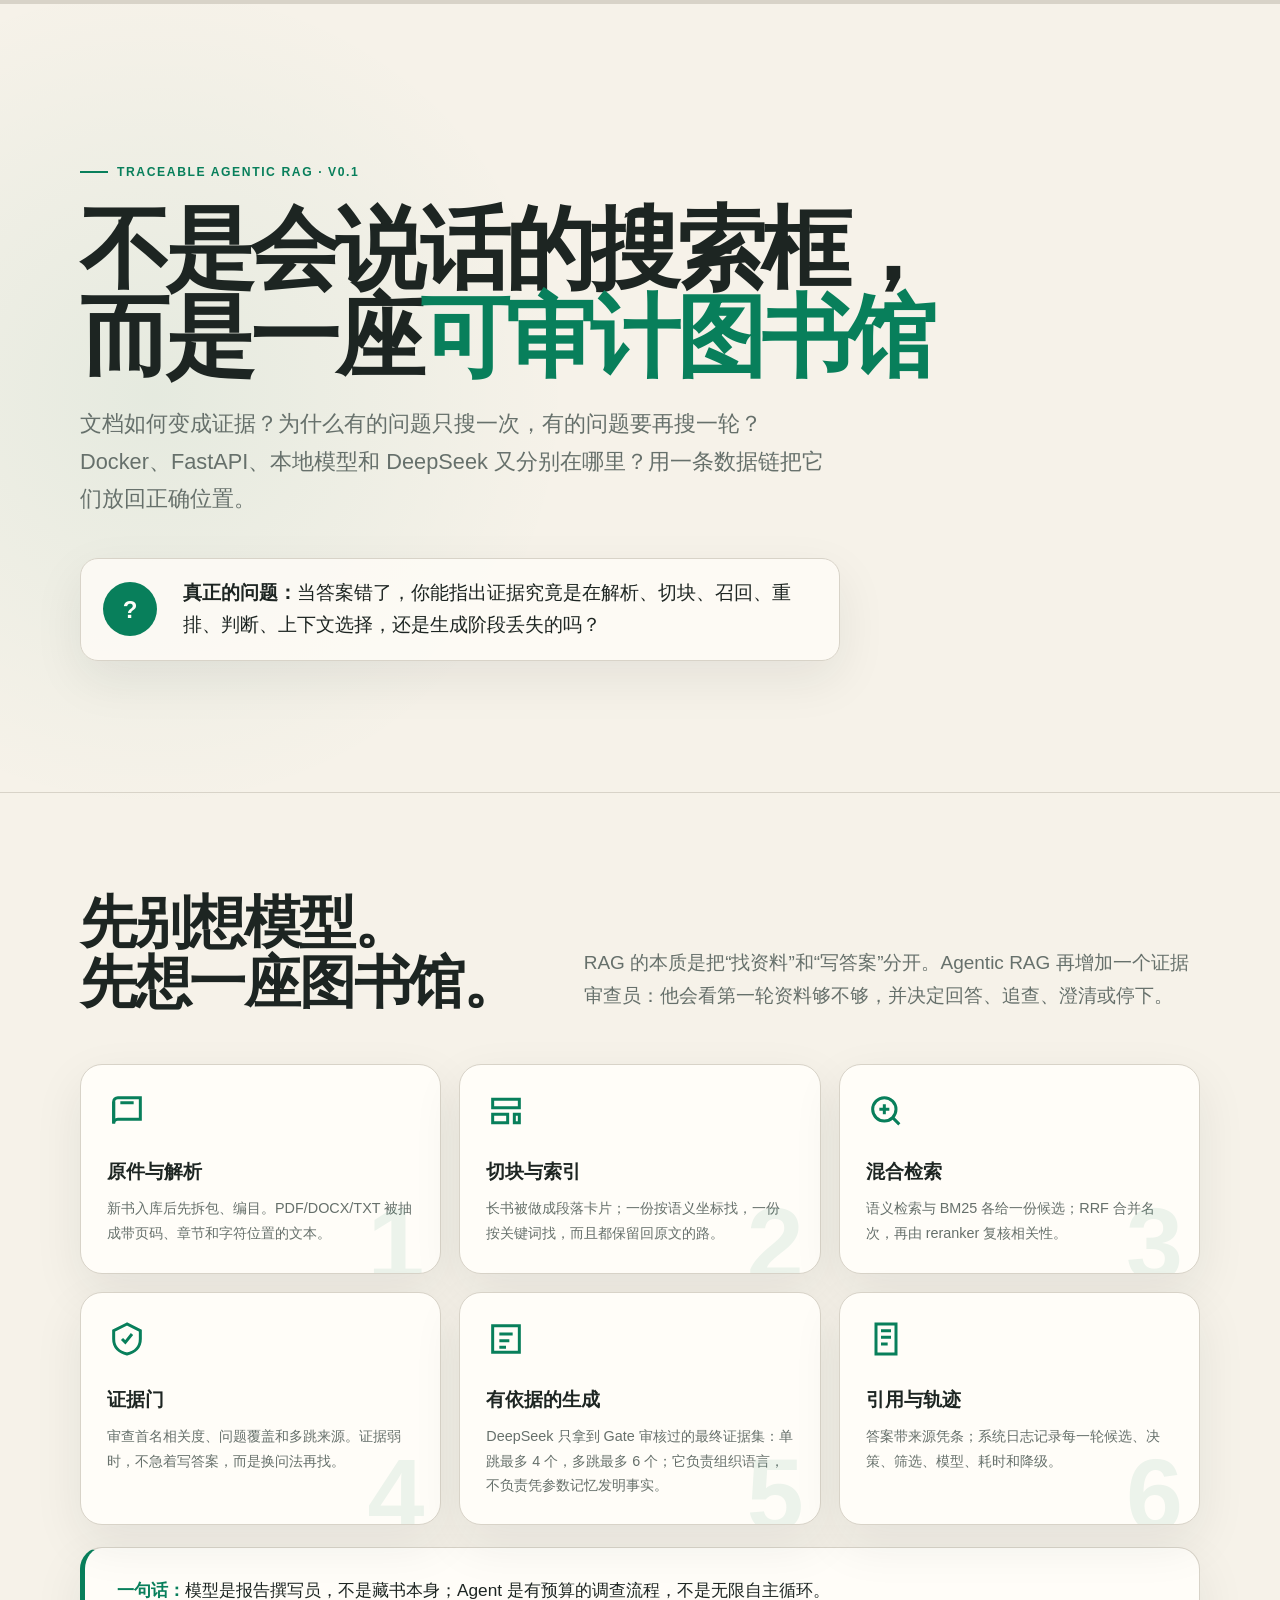
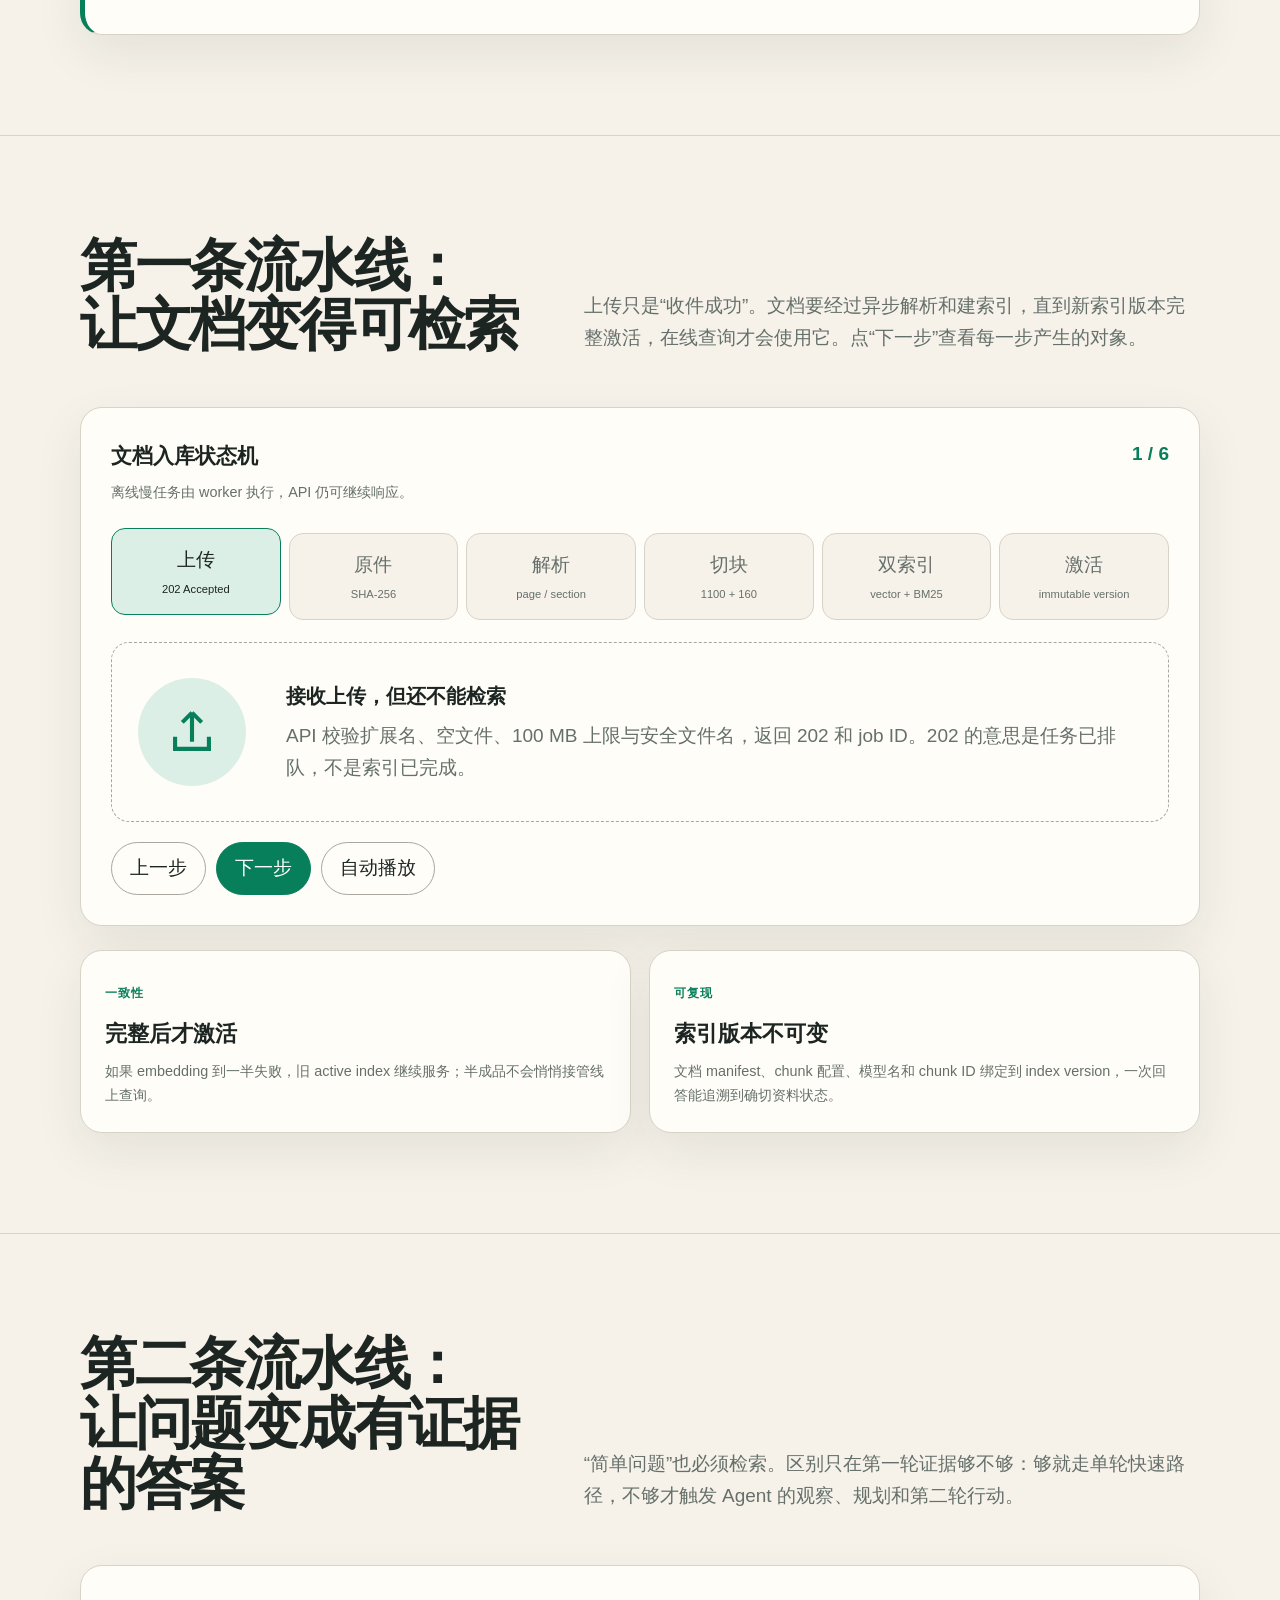
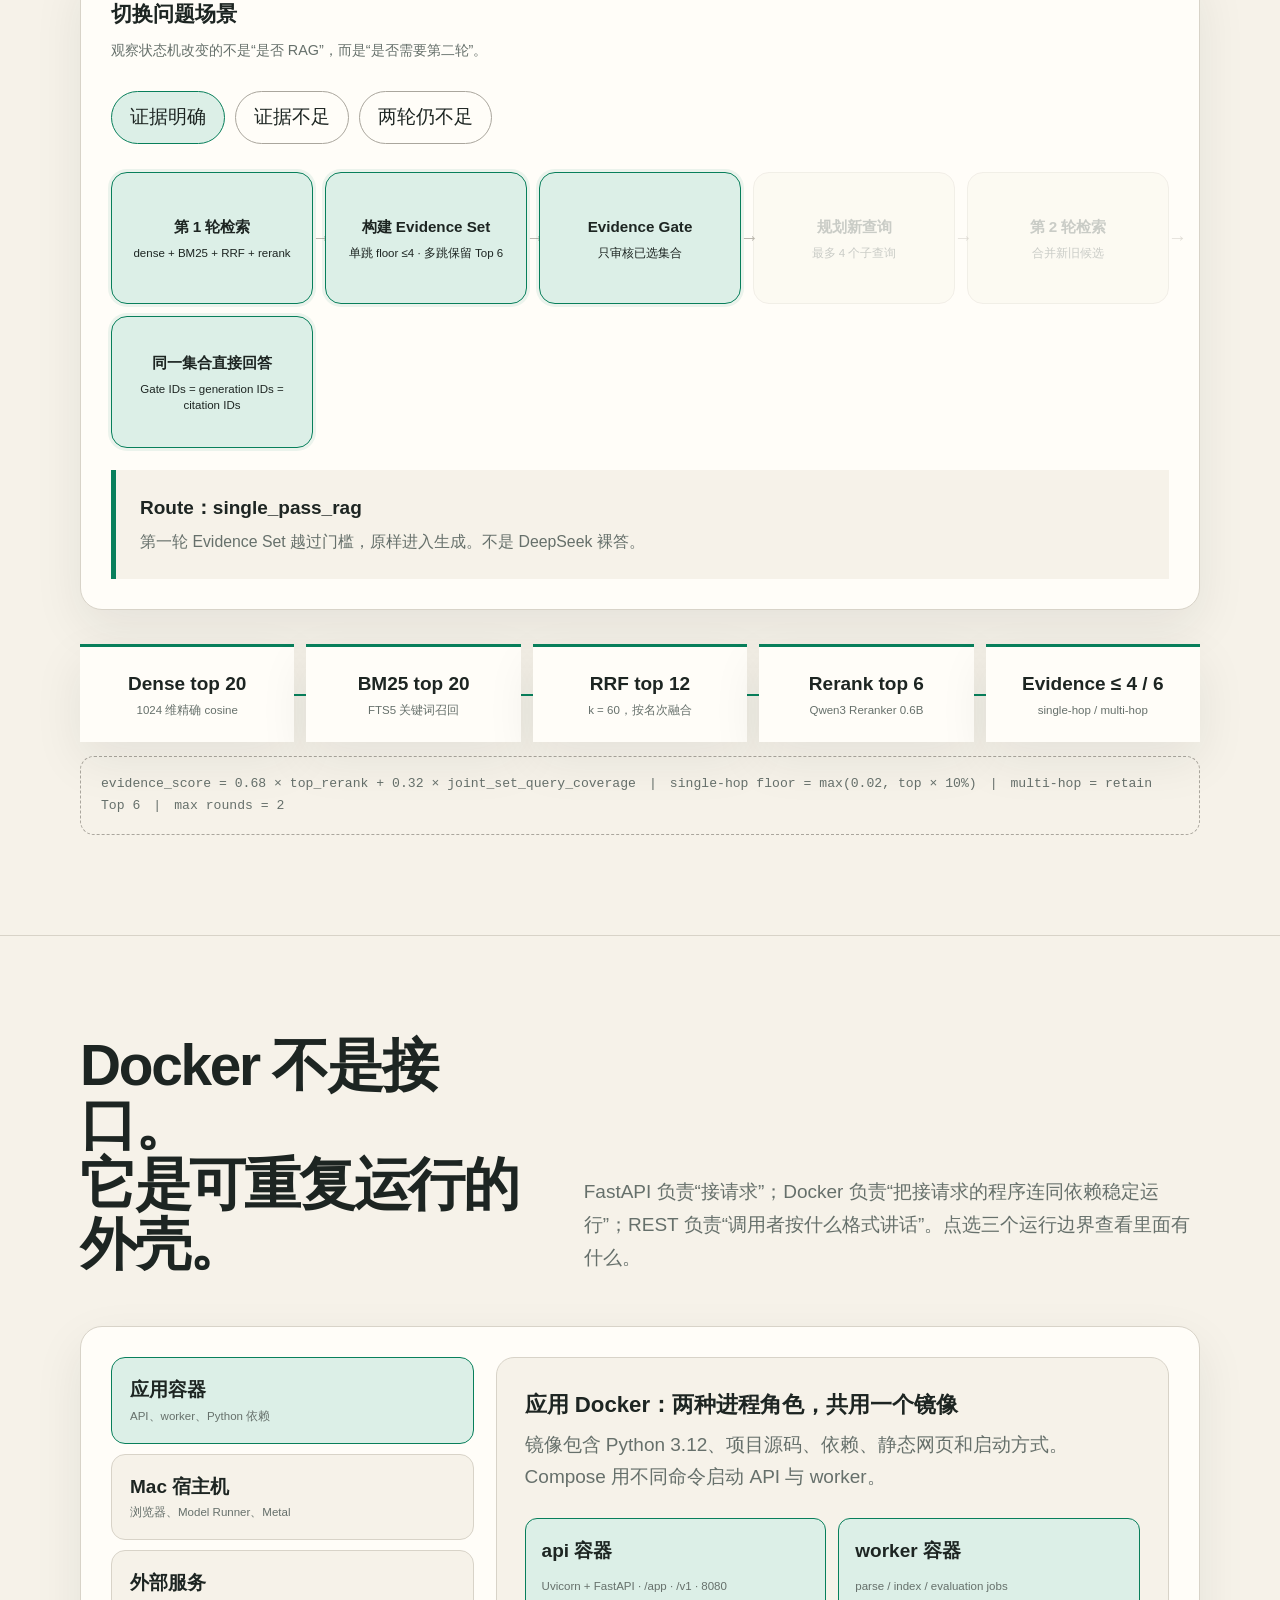
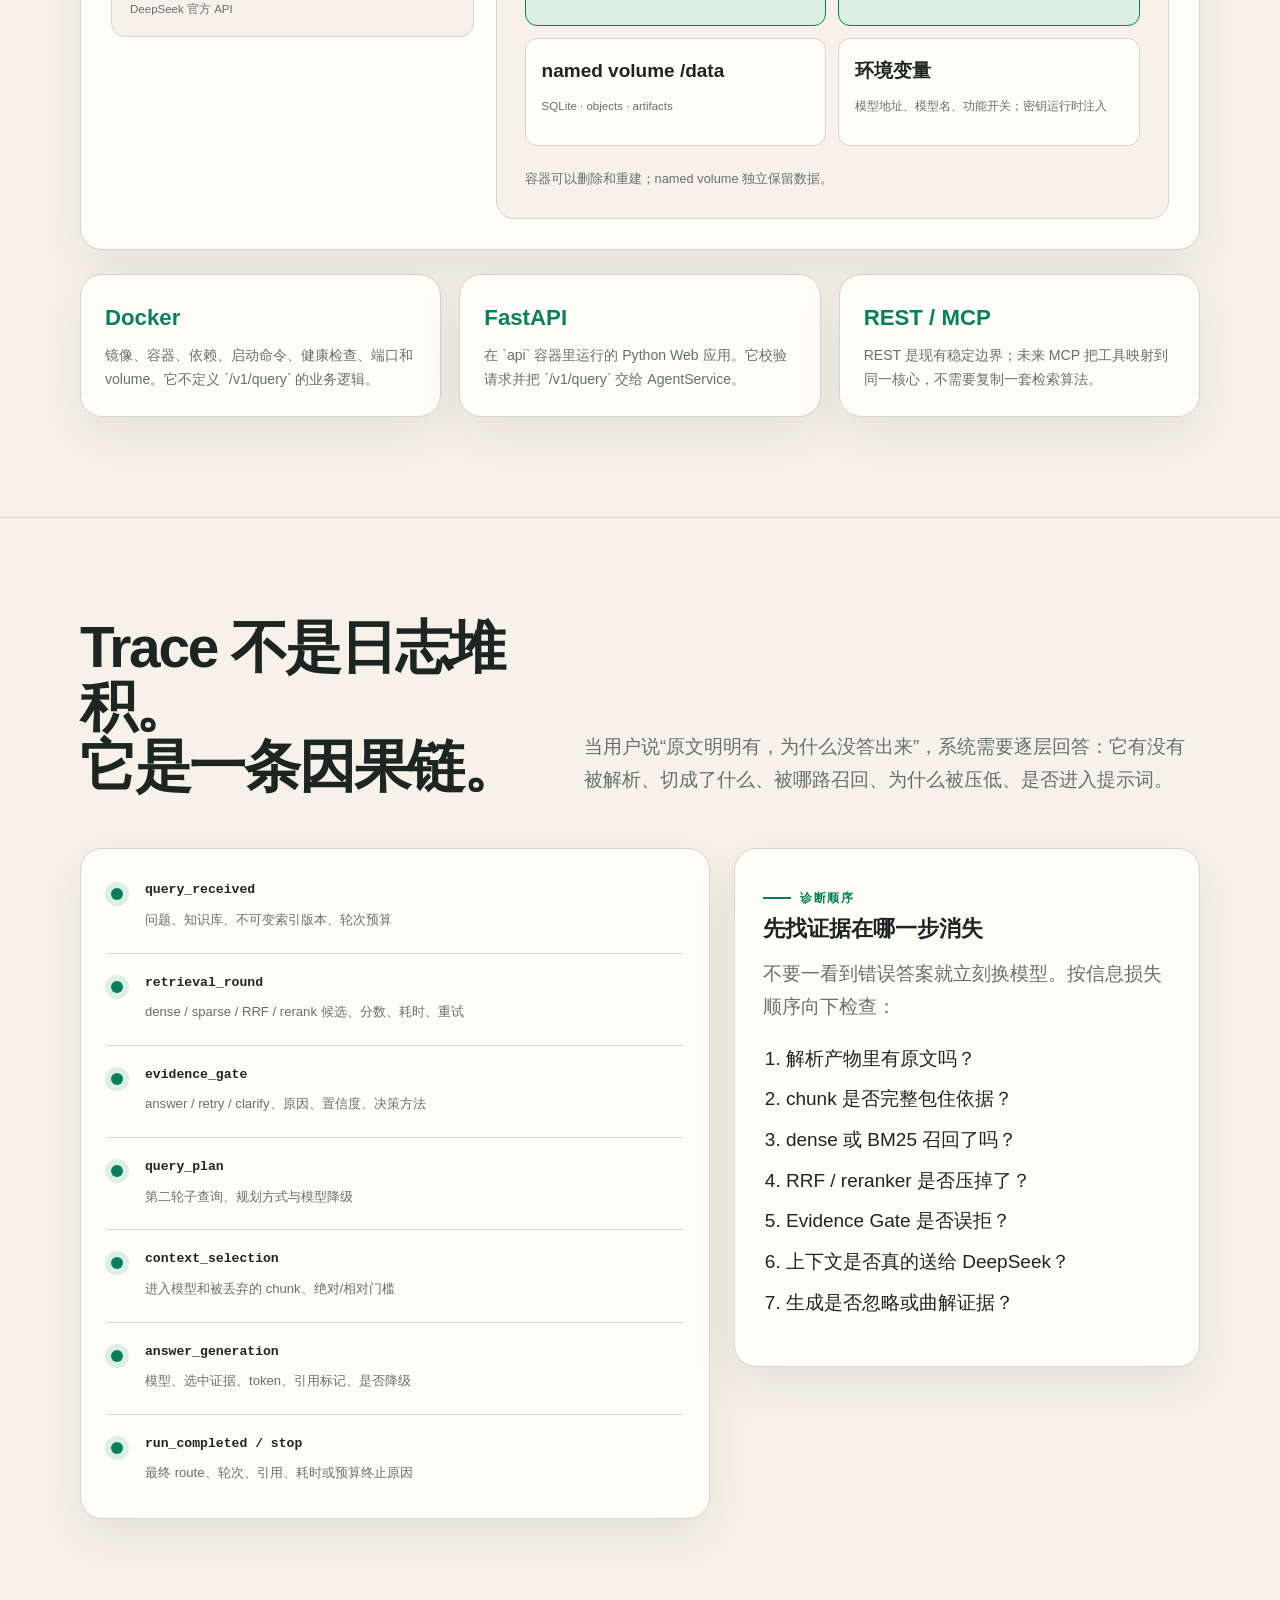
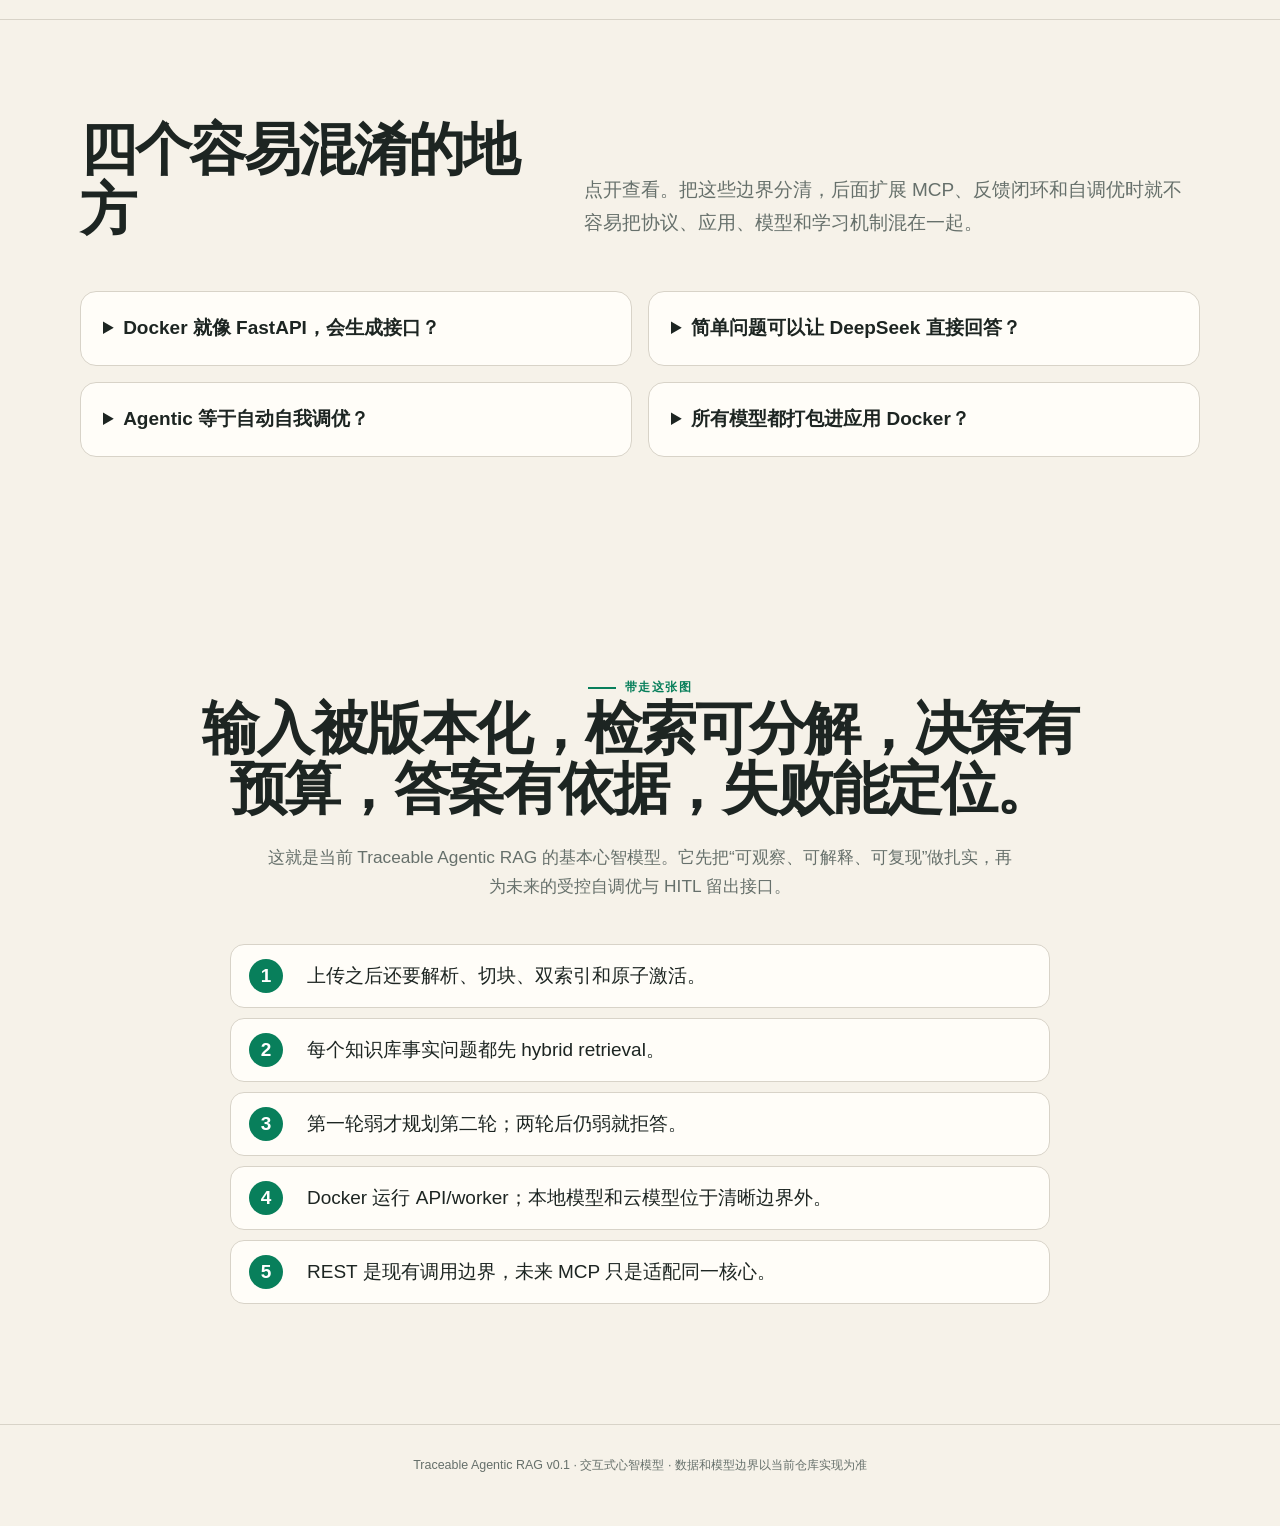
<file: reports/explainer-agentic-rag-mental-model.html>
<!doctype html>
<html lang="zh-CN">
<head>
  <meta charset="utf-8">
  <meta name="viewport" content="width=device-width, initial-scale=1">
  <meta name="description" content="Traceable Agentic RAG v0.1 的交互式心智模型：数据流、Agent 状态机、Docker 与服务边界。">
  <title>Traceable Agentic RAG：一座可审计图书馆</title>
  <style>
    :root {
      --paper: #f6f2e9;
      --paper-2: #fffdf8;
      --ink: #1d2522;
      --muted: #66706b;
      --line: #d8d3c8;
      --line-strong: #aaa69d;
      --accent: #087f5b;
      --accent-soft: #dcefe7;
      --shadow: 0 18px 50px rgba(26, 37, 32, 0.08);
      --radius: 22px;
    }

    * { box-sizing: border-box; }

    html { scroll-behavior: smooth; }

    body {
      margin: 0;
      color: var(--ink);
      background:
        radial-gradient(circle at 12% 5%, rgba(8, 127, 91, 0.07), transparent 26rem),
        var(--paper);
      font-family: ui-sans-serif, -apple-system, BlinkMacSystemFont, "Segoe UI", "PingFang SC", "Hiragino Sans GB", "Microsoft YaHei", sans-serif;
      font-size: 19px;
      line-height: 1.72;
    }

    button, input { font: inherit; }

    button:focus-visible, a:focus-visible {
      outline: 3px solid var(--accent);
      outline-offset: 3px;
    }

    a { color: var(--accent); }

    .progress {
      position: fixed;
      z-index: 50;
      inset: 0 0 auto 0;
      height: 4px;
      background: var(--line);
    }

    .progress > span {
      display: block;
      width: 0;
      height: 100%;
      background: var(--accent);
    }

    main { overflow: hidden; }

    .wrap {
      width: min(1120px, calc(100% - 40px));
      margin: 0 auto;
    }

    .hero {
      min-height: 88vh;
      display: grid;
      align-items: center;
      padding: 84px 0 64px;
    }

    .eyebrow {
      display: inline-flex;
      align-items: center;
      gap: 9px;
      color: var(--accent);
      font-size: 0.76rem;
      font-weight: 760;
      letter-spacing: 0.13em;
      text-transform: uppercase;
    }

    .eyebrow::before {
      content: "";
      width: 28px;
      height: 2px;
      background: currentColor;
    }

    h1, h2, h3, p { margin-top: 0; }

    h1 {
      max-width: 910px;
      margin: 22px 0 24px;
      font-size: clamp(2.8rem, 7vw, 5.8rem);
      line-height: 0.98;
      letter-spacing: -0.055em;
      font-weight: 780;
    }

    h1 span { color: var(--accent); }

    .lede {
      max-width: 760px;
      color: var(--muted);
      font-size: clamp(1.08rem, 2.2vw, 1.36rem);
    }

    .hero-question {
      margin-top: 40px;
      display: grid;
      grid-template-columns: 62px 1fr;
      align-items: center;
      gap: 18px;
      max-width: 760px;
      padding: 18px 22px;
      border: 1px solid var(--line);
      border-radius: 18px;
      background: rgba(255, 253, 248, 0.78);
      box-shadow: var(--shadow);
    }

    .question-mark {
      display: grid;
      place-items: center;
      width: 54px;
      height: 54px;
      border-radius: 50%;
      color: var(--paper-2);
      background: var(--accent);
      font-size: 1.5rem;
      font-weight: 800;
    }

    .hero-question p { margin: 0; }

    .section {
      padding: 100px 0;
      border-top: 1px solid var(--line);
    }

    .section-head {
      display: grid;
      grid-template-columns: minmax(0, 0.72fr) minmax(280px, 1fr);
      gap: 60px;
      align-items: end;
      margin-bottom: 52px;
    }

    h2 {
      margin-bottom: 0;
      font-size: clamp(2rem, 4.5vw, 3.55rem);
      line-height: 1.05;
      letter-spacing: -0.04em;
    }

    .section-head p { margin: 0; color: var(--muted); }

    .card {
      border: 1px solid var(--line);
      border-radius: var(--radius);
      background: var(--paper-2);
      box-shadow: var(--shadow);
    }

    .analogy-grid {
      display: grid;
      grid-template-columns: repeat(3, 1fr);
      gap: 18px;
    }

    .role {
      padding: 26px;
      min-height: 210px;
      position: relative;
      overflow: hidden;
    }

    .role::after {
      content: attr(data-order);
      position: absolute;
      right: 16px;
      bottom: -22px;
      color: rgba(8, 127, 91, 0.08);
      font-size: 6.4rem;
      line-height: 1;
      font-weight: 850;
    }

    .role svg {
      width: 40px;
      height: 40px;
      color: var(--accent);
    }

    .role h3 { margin: 14px 0 8px; font-size: 1.16rem; }
    .role p { margin: 0; color: var(--muted); font-size: 0.9rem; }

    .thesis {
      margin-top: 22px;
      padding: 28px 32px;
      border-left: 5px solid var(--accent);
      font-size: 1.08rem;
    }

    .thesis strong { color: var(--accent); }

    .interactive {
      padding: 30px;
    }

    .interactive-head {
      display: flex;
      justify-content: space-between;
      gap: 24px;
      align-items: flex-start;
      margin-bottom: 28px;
    }

    .interactive-head h3 { margin-bottom: 6px; font-size: 1.32rem; }
    .interactive-head p { margin: 0; color: var(--muted); font-size: 0.9rem; }

    .counter {
      flex: 0 0 auto;
      color: var(--accent);
      font-weight: 760;
      font-variant-numeric: tabular-nums;
    }

    .steps {
      display: grid;
      grid-template-columns: repeat(6, 1fr);
      gap: 8px;
      padding: 0;
      margin: 0;
      list-style: none;
    }

    .step {
      min-width: 0;
      padding: 15px 10px;
      border: 1px solid var(--line);
      border-radius: 14px;
      text-align: center;
      color: var(--muted);
      background: var(--paper);
      transition: transform 180ms ease, color 180ms ease, border-color 180ms ease, background 180ms ease;
    }

    .step small { display: block; margin-top: 3px; font-size: 0.7rem; }

    .step.active {
      transform: translateY(-5px);
      color: var(--ink);
      border-color: var(--accent);
      background: var(--accent-soft);
    }

    .step.done { border-color: rgba(8, 127, 91, 0.4); color: var(--ink); }

    .step-detail {
      min-height: 180px;
      margin-top: 22px;
      display: grid;
      grid-template-columns: 120px 1fr;
      gap: 28px;
      align-items: center;
      padding: 26px;
      border: 1px dashed var(--line-strong);
      border-radius: 18px;
    }

    .step-visual {
      display: grid;
      place-items: center;
      width: 108px;
      height: 108px;
      border-radius: 50%;
      background: var(--accent-soft);
      color: var(--accent);
    }

    .step-visual svg { width: 58px; height: 58px; }
    .step-copy h4 { margin: 0 0 6px; font-size: 1.25rem; }
    .step-copy p { margin: 0; color: var(--muted); }
    .step-copy code { color: var(--accent); }

    .controls {
      display: flex;
      flex-wrap: wrap;
      gap: 10px;
      margin-top: 20px;
    }

    .button {
      min-height: 46px;
      padding: 9px 18px;
      border: 1px solid var(--line-strong);
      border-radius: 999px;
      color: var(--ink);
      background: var(--paper-2);
      cursor: pointer;
    }

    .button.primary {
      border-color: var(--accent);
      color: white;
      background: var(--accent);
    }

    .button[aria-pressed="true"] {
      border-color: var(--accent);
      background: var(--accent-soft);
    }

    .principle-grid {
      display: grid;
      grid-template-columns: 1fr 1fr;
      gap: 18px;
      margin-top: 24px;
    }

    .principle {
      padding: 24px;
    }

    .principle span {
      color: var(--accent);
      font-size: 0.76rem;
      font-weight: 760;
      letter-spacing: 0.08em;
      text-transform: uppercase;
    }

    .principle h3 { margin: 8px 0 5px; }
    .principle p { margin: 0; color: var(--muted); font-size: 0.9rem; }

    .query-toolbar {
      display: flex;
      gap: 10px;
      flex-wrap: wrap;
      margin-bottom: 28px;
    }

    .route-map {
      position: relative;
      display: grid;
      grid-template-columns: repeat(5, minmax(110px, 1fr));
      gap: 12px;
      align-items: stretch;
    }

    .route-node {
      position: relative;
      z-index: 1;
      display: grid;
      align-content: center;
      min-height: 132px;
      padding: 16px;
      border: 1px solid var(--line);
      border-radius: 16px;
      color: var(--muted);
      background: var(--paper);
      text-align: center;
      transition: 180ms ease;
    }

    .route-node:not(:last-child)::after {
      content: "→";
      position: absolute;
      right: -19px;
      top: 50%;
      transform: translateY(-50%);
      color: var(--line-strong);
      font-weight: 800;
    }

    .route-node.active {
      border-color: var(--accent);
      color: var(--ink);
      background: var(--accent-soft);
      box-shadow: 0 0 0 3px rgba(8, 127, 91, 0.08);
    }

    .route-node.skipped { opacity: 0.35; }
    .route-node b { display: block; margin-bottom: 5px; font-size: 0.95rem; }
    .route-node small { font-size: 0.72rem; line-height: 1.4; }

    .route-result {
      margin-top: 22px;
      padding: 22px 24px;
      border-left: 5px solid var(--accent);
      background: var(--paper);
    }

    .route-result p { margin: 0; }
    .route-result small { color: var(--muted); }

    .pipeline {
      display: grid;
      grid-template-columns: repeat(5, 1fr);
      align-items: stretch;
      gap: 12px;
      margin: 34px 0 14px;
    }

    .pipe-item {
      position: relative;
      padding: 21px 16px;
      border-top: 3px solid var(--accent);
      background: var(--paper-2);
      box-shadow: var(--shadow);
      text-align: center;
    }

    .pipe-item:not(:last-child)::after {
      content: "";
      position: absolute;
      right: -12px;
      top: 50%;
      width: 12px;
      border-top: 2px solid var(--accent);
    }

    .pipe-item b { display: block; }
    .pipe-item small { display: block; color: var(--muted); font-size: 0.72rem; }

    .formula {
      padding: 16px 20px;
      border: 1px dashed var(--line-strong);
      border-radius: 14px;
      color: var(--muted);
      font-family: ui-monospace, SFMono-Regular, Menlo, Consolas, monospace;
      font-size: 0.82rem;
      overflow-x: auto;
    }

    .boundary-layout {
      display: grid;
      grid-template-columns: 0.7fr 1.3fr;
      gap: 22px;
    }

    .boundary-tabs {
      display: grid;
      align-content: start;
      gap: 10px;
    }

    .boundary-tab {
      width: 100%;
      padding: 16px 18px;
      border: 1px solid var(--line);
      border-radius: 14px;
      color: var(--ink);
      background: var(--paper);
      text-align: left;
      cursor: pointer;
    }

    .boundary-tab span { display: block; color: var(--muted); font-size: 0.72rem; }

    .boundary-tab[aria-selected="true"] {
      border-color: var(--accent);
      background: var(--accent-soft);
    }

    .boundary-stage {
      min-height: 410px;
      padding: 28px;
      border: 1px solid var(--line);
      border-radius: 18px;
      background: var(--paper);
    }

    .boundary-stage h3 { margin-bottom: 4px; }
    .boundary-stage > p { color: var(--muted); }

    .boxes {
      display: grid;
      grid-template-columns: 1fr 1fr;
      gap: 12px;
      margin-top: 24px;
    }

    .box {
      min-height: 108px;
      padding: 16px;
      border: 1px solid var(--line);
      border-radius: 12px;
      background: var(--paper-2);
    }

    .box strong { display: block; }
    .box small { color: var(--muted); font-size: 0.72rem; }
    .box.highlight { border-color: var(--accent); background: var(--accent-soft); }

    .legend {
      margin-top: 22px;
      color: var(--muted);
      font-size: 0.8rem;
    }

    .compare {
      display: grid;
      grid-template-columns: repeat(3, 1fr);
      gap: 18px;
      margin-top: 24px;
    }

    .compare article { padding: 24px; }
    .compare h3 { margin-bottom: 6px; color: var(--accent); }
    .compare p { margin: 0; color: var(--muted); font-size: 0.88rem; }

    .trace {
      display: grid;
      grid-template-columns: 1.15fr 0.85fr;
      gap: 24px;
      align-items: start;
    }

    .trace-list {
      padding: 12px 26px;
    }

    .trace-row {
      position: relative;
      padding: 18px 0 18px 38px;
      border-bottom: 1px solid var(--line);
    }

    .trace-row:last-child { border-bottom: 0; }

    .trace-row::before {
      content: "";
      position: absolute;
      left: 4px;
      top: 27px;
      width: 12px;
      height: 12px;
      border-radius: 50%;
      background: var(--accent);
      box-shadow: 0 0 0 6px var(--accent-soft);
    }

    .trace-row b { display: block; font-family: ui-monospace, SFMono-Regular, Menlo, monospace; font-size: 0.82rem; }
    .trace-row span { color: var(--muted); font-size: 0.82rem; }

    .diagnostic {
      position: sticky;
      top: 30px;
      padding: 28px;
    }

    .diagnostic h3 { margin-bottom: 10px; }
    .diagnostic p { color: var(--muted); }
    .diagnostic ol { padding-left: 1.2em; }
    .diagnostic li { margin-bottom: 8px; }

    .misconceptions {
      display: grid;
      grid-template-columns: 1fr 1fr;
      gap: 16px;
    }

    details {
      padding: 20px 22px;
      border: 1px solid var(--line);
      border-radius: 16px;
      background: var(--paper-2);
    }

    summary {
      cursor: pointer;
      font-weight: 720;
    }

    details p { margin: 12px 0 0; color: var(--muted); font-size: 0.88rem; }

    .takeaway {
      padding: 110px 0 120px;
      text-align: center;
    }

    .takeaway h2 {
      max-width: 880px;
      margin: 0 auto 24px;
    }

    .takeaway p {
      max-width: 760px;
      margin: 0 auto;
      color: var(--muted);
      font-size: 1.08rem;
    }

    .five {
      max-width: 820px;
      margin: 42px auto 0;
      display: grid;
      gap: 10px;
      text-align: left;
      counter-reset: key;
    }

    .five div {
      counter-increment: key;
      display: grid;
      grid-template-columns: 44px 1fr;
      gap: 14px;
      align-items: center;
      padding: 14px 18px;
      border: 1px solid var(--line);
      border-radius: 14px;
      background: var(--paper-2);
    }

    .five div::before {
      content: counter(key);
      display: grid;
      place-items: center;
      width: 34px;
      height: 34px;
      border-radius: 50%;
      color: white;
      background: var(--accent);
      font-weight: 800;
    }

    footer {
      padding: 30px 0 50px;
      border-top: 1px solid var(--line);
      color: var(--muted);
      font-size: 0.78rem;
      text-align: center;
    }

    .reveal {
      opacity: 0;
      transform: translateY(22px);
      transition: opacity 500ms ease, transform 500ms ease;
    }

    .reveal.visible { opacity: 1; transform: none; }

    @media (max-width: 900px) {
      .section-head, .trace, .boundary-layout { grid-template-columns: 1fr; gap: 28px; }
      .analogy-grid { grid-template-columns: repeat(2, 1fr); }
      .steps { grid-template-columns: repeat(3, 1fr); }
      .route-map { grid-template-columns: 1fr; }
      .route-node:not(:last-child)::after { content: "↓"; right: 50%; top: auto; bottom: -23px; transform: translateX(50%); }
      .pipeline { grid-template-columns: 1fr 1fr; }
      .pipe-item:not(:last-child)::after { display: none; }
      .compare { grid-template-columns: 1fr; }
      .diagnostic { position: static; }
    }

    @media (max-width: 620px) {
      body { font-size: 18px; }
      .wrap { width: min(100% - 26px, 1120px); }
      .hero { min-height: auto; padding-top: 90px; }
      .section { padding: 74px 0; }
      .analogy-grid, .principle-grid, .misconceptions, .boxes, .pipeline { grid-template-columns: 1fr; }
      .interactive { padding: 20px; }
      .interactive-head { display: block; }
      .counter { margin-top: 10px; }
      .steps { grid-template-columns: 1fr 1fr; }
      .step-detail { grid-template-columns: 1fr; text-align: center; }
      .step-visual { margin: 0 auto; }
      .hero-question { grid-template-columns: 1fr; }
    }

    @media (prefers-reduced-motion: reduce) {
      html { scroll-behavior: auto; }
      *, *::before, *::after { animation: none !important; transition: none !important; }
      .reveal { opacity: 1; transform: none; }
    }
  </style>
</head>
<body>
  <div class="progress" aria-hidden="true"><span id="readProgress"></span></div>
  <main>
    <header class="hero">
      <div class="wrap">
        <div class="eyebrow">Traceable Agentic RAG · v0.1</div>
        <h1>不是会说话的搜索框，<br>而是一座<span>可审计图书馆</span></h1>
        <p class="lede">文档如何变成证据？为什么有的问题只搜一次，有的问题要再搜一轮？Docker、FastAPI、本地模型和 DeepSeek 又分别在哪里？用一条数据链把它们放回正确位置。</p>
        <div class="hero-question">
          <div class="question-mark" aria-hidden="true">?</div>
          <p><strong>真正的问题：</strong>当答案错了，你能指出证据究竟是在解析、切块、召回、重排、判断、上下文选择，还是生成阶段丢失的吗？</p>
        </div>
      </div>
    </header>

    <section class="section" id="analogy">
      <div class="wrap">
        <div class="section-head reveal">
          <h2>先别想模型。<br>先想一座图书馆。</h2>
          <p>RAG 的本质是把“找资料”和“写答案”分开。Agentic RAG 再增加一个证据审查员：他会看第一轮资料够不够，并决定回答、追查、澄清或停下。</p>
        </div>
        <div class="analogy-grid">
          <article class="role card reveal" data-order="1">
            <svg viewBox="0 0 24 24" fill="none" stroke="currentColor" stroke-width="1.8" aria-hidden="true"><path d="M4 19.5A2.5 2.5 0 0 1 6.5 17H20V4H6.5A2.5 2.5 0 0 0 4 6.5z"/><path d="M4 6.5v13M8 7h8"/></svg>
            <h3>原件与解析</h3>
            <p>新书入库后先拆包、编目。PDF/DOCX/TXT 被抽成带页码、章节和字符位置的文本。</p>
          </article>
          <article class="role card reveal" data-order="2">
            <svg viewBox="0 0 24 24" fill="none" stroke="currentColor" stroke-width="1.8" aria-hidden="true"><path d="M4 5h16v5H4zM4 14h9v5H4z"/><path d="M17 14h3v5h-3z"/></svg>
            <h3>切块与索引</h3>
            <p>长书被做成段落卡片；一份按语义坐标找，一份按关键词找，而且都保留回原文的路。</p>
          </article>
          <article class="role card reveal" data-order="3">
            <svg viewBox="0 0 24 24" fill="none" stroke="currentColor" stroke-width="1.8" aria-hidden="true"><circle cx="11" cy="11" r="7"/><path d="m20 20-4-4M8 11h6M11 8v6"/></svg>
            <h3>混合检索</h3>
            <p>语义检索与 BM25 各给一份候选；RRF 合并名次，再由 reranker 复核相关性。</p>
          </article>
          <article class="role card reveal" data-order="4">
            <svg viewBox="0 0 24 24" fill="none" stroke="currentColor" stroke-width="1.8" aria-hidden="true"><path d="M12 3 4 7v5c0 5 3.4 8 8 9 4.6-1 8-4 8-9V7z"/><path d="m9 12 2 2 4-5"/></svg>
            <h3>证据门</h3>
            <p>审查首名相关度、问题覆盖和多跳来源。证据弱时，不急着写答案，而是换问法再找。</p>
          </article>
          <article class="role card reveal" data-order="5">
            <svg viewBox="0 0 24 24" fill="none" stroke="currentColor" stroke-width="1.8" aria-hidden="true"><path d="M4 4h16v16H4z"/><path d="M8 9h8M8 13h6M8 17h4"/></svg>
            <h3>有依据的生成</h3>
            <p>DeepSeek 只拿到 Gate 审核过的最终证据集：单跳最多 4 个，多跳最多 6 个；它负责组织语言，不负责凭参数记忆发明事实。</p>
          </article>
          <article class="role card reveal" data-order="6">
            <svg viewBox="0 0 24 24" fill="none" stroke="currentColor" stroke-width="1.8" aria-hidden="true"><path d="M6 3h12v18H6z"/><path d="M9 7h6M9 11h6M9 15h4"/></svg>
            <h3>引用与轨迹</h3>
            <p>答案带来源凭条；系统日志记录每一轮候选、决策、筛选、模型、耗时和降级。</p>
          </article>
        </div>
        <div class="thesis card reveal"><strong>一句话：</strong>模型是报告撰写员，不是藏书本身；Agent 是有预算的调查流程，不是无限自主循环。</div>
      </div>
    </section>

    <section class="section" id="ingestion">
      <div class="wrap">
        <div class="section-head reveal">
          <h2>第一条流水线：<br>让文档变得可检索</h2>
          <p>上传只是“收件成功”。文档要经过异步解析和建索引，直到新索引版本完整激活，在线查询才会使用它。点“下一步”查看每一步产生的对象。</p>
        </div>
        <div class="interactive card reveal" aria-labelledby="ingestTitle">
          <div class="interactive-head">
            <div>
              <h3 id="ingestTitle">文档入库状态机</h3>
              <p>离线慢任务由 worker 执行，API 仍可继续响应。</p>
            </div>
            <div class="counter" id="ingestCounter" aria-live="polite">1 / 6</div>
          </div>
          <ol class="steps" id="ingestSteps" aria-label="摄取步骤">
            <li class="step active">上传<small>202 Accepted</small></li>
            <li class="step">原件<small>SHA-256</small></li>
            <li class="step">解析<small>page / section</small></li>
            <li class="step">切块<small>1100 + 160</small></li>
            <li class="step">双索引<small>vector + BM25</small></li>
            <li class="step">激活<small>immutable version</small></li>
          </ol>
          <div class="step-detail" aria-live="polite">
            <div class="step-visual" id="ingestIcon" aria-hidden="true"></div>
            <div class="step-copy">
              <h4 id="ingestName"></h4>
              <p id="ingestDescription"></p>
            </div>
          </div>
          <div class="controls">
            <button class="button" type="button" id="ingestPrev">上一步</button>
            <button class="button primary" type="button" id="ingestNext">下一步</button>
            <button class="button" type="button" id="ingestAuto" aria-pressed="false">自动播放</button>
          </div>
        </div>
        <div class="principle-grid">
          <article class="principle card reveal"><span>一致性</span><h3>完整后才激活</h3><p>如果 embedding 到一半失败，旧 active index 继续服务；半成品不会悄悄接管线上查询。</p></article>
          <article class="principle card reveal"><span>可复现</span><h3>索引版本不可变</h3><p>文档 manifest、chunk 配置、模型名和 chunk ID 绑定到 index version，一次回答能追溯到确切资料状态。</p></article>
        </div>
      </div>
    </section>

    <section class="section" id="query">
      <div class="wrap">
        <div class="section-head reveal">
          <h2>第二条流水线：<br>让问题变成有证据的答案</h2>
          <p>“简单问题”也必须检索。区别只在第一轮证据够不够：够就走单轮快速路径，不够才触发 Agent 的观察、规划和第二轮行动。</p>
        </div>
        <div class="interactive card reveal">
          <div class="interactive-head">
            <div>
              <h3>切换问题场景</h3>
              <p>观察状态机改变的不是“是否 RAG”，而是“是否需要第二轮”。</p>
            </div>
          </div>
          <div class="query-toolbar" role="group" aria-label="问题场景">
            <button class="button" type="button" data-scenario="simple" aria-pressed="true">证据明确</button>
            <button class="button" type="button" data-scenario="weak" aria-pressed="false">证据不足</button>
            <button class="button" type="button" data-scenario="failed" aria-pressed="false">两轮仍不足</button>
          </div>
          <div class="route-map" id="routeMap" aria-live="polite">
            <div class="route-node active" data-node="retrieve1"><b>第 1 轮检索</b><small>dense + BM25 + RRF + rerank</small></div>
            <div class="route-node active" data-node="evidence"><b>构建 Evidence Set</b><small>单跳 floor ≤4 · 多跳保留 Top 6</small></div>
            <div class="route-node active" data-node="gate1"><b>Evidence Gate</b><small>只审核已选集合</small></div>
            <div class="route-node skipped" data-node="plan"><b>规划新查询</b><small>最多 4 个子查询</small></div>
            <div class="route-node skipped" data-node="retrieve2"><b>第 2 轮检索</b><small>合并新旧候选</small></div>
            <div class="route-node active" data-node="answer"><b>同一集合直接回答</b><small>Gate IDs = generation IDs = citation IDs</small></div>
          </div>
          <div class="route-result" id="routeResult">
            <p><strong>Route：single_pass_rag</strong></p>
            <small>第一轮 Evidence Set 越过门槛，原样进入生成。不是 DeepSeek 裸答。</small>
          </div>
        </div>

        <div class="pipeline reveal" aria-label="单次混合检索管线">
          <div class="pipe-item"><b>Dense top 20</b><small>1024 维精确 cosine</small></div>
          <div class="pipe-item"><b>BM25 top 20</b><small>FTS5 关键词召回</small></div>
          <div class="pipe-item"><b>RRF top 12</b><small>k = 60，按名次融合</small></div>
          <div class="pipe-item"><b>Rerank top 6</b><small>Qwen3 Reranker 0.6B</small></div>
          <div class="pipe-item"><b>Evidence ≤ 4 / 6</b><small>single-hop / multi-hop</small></div>
        </div>
        <div class="formula reveal">evidence_score = 0.68 × top_rerank + 0.32 × joint_set_query_coverage　|　single-hop floor = max(0.02, top × 10%)　|　multi-hop = retain Top 6　|　max rounds = 2</div>
      </div>
    </section>

    <section class="section" id="docker">
      <div class="wrap">
        <div class="section-head reveal">
          <h2>Docker 不是接口。<br>它是可重复运行的外壳。</h2>
          <p>FastAPI 负责“接请求”；Docker 负责“把接请求的程序连同依赖稳定运行”；REST 负责“调用者按什么格式讲话”。点选三个运行边界查看里面有什么。</p>
        </div>
        <div class="interactive card reveal">
          <div class="boundary-layout">
            <div class="boundary-tabs" role="tablist" aria-label="运行边界">
              <button class="boundary-tab" role="tab" type="button" data-boundary="container" aria-selected="true"><strong>应用容器</strong><span>API、worker、Python 依赖</span></button>
              <button class="boundary-tab" role="tab" type="button" data-boundary="host" aria-selected="false"><strong>Mac 宿主机</strong><span>浏览器、Model Runner、Metal</span></button>
              <button class="boundary-tab" role="tab" type="button" data-boundary="cloud" aria-selected="false"><strong>外部服务</strong><span>DeepSeek 官方 API</span></button>
            </div>
            <div class="boundary-stage" role="tabpanel" tabindex="0">
              <h3 id="boundaryTitle"></h3>
              <p id="boundaryDescription"></p>
              <div class="boxes" id="boundaryBoxes"></div>
              <div class="legend" id="boundaryLegend"></div>
            </div>
          </div>
        </div>
        <div class="compare">
          <article class="card reveal"><h3>Docker</h3><p>镜像、容器、依赖、启动命令、健康检查、端口和 volume。它不定义 `/v1/query` 的业务逻辑。</p></article>
          <article class="card reveal"><h3>FastAPI</h3><p>在 `api` 容器里运行的 Python Web 应用。它校验请求并把 `/v1/query` 交给 AgentService。</p></article>
          <article class="card reveal"><h3>REST / MCP</h3><p>REST 是现有稳定边界；未来 MCP 把工具映射到同一核心，不需要复制一套检索算法。</p></article>
        </div>
      </div>
    </section>

    <section class="section" id="trace">
      <div class="wrap">
        <div class="section-head reveal">
          <h2>Trace 不是日志堆积。<br>它是一条因果链。</h2>
          <p>当用户说“原文明明有，为什么没答出来”，系统需要逐层回答：它有没有被解析、切成了什么、被哪路召回、为什么被压低、是否进入提示词。</p>
        </div>
        <div class="trace">
          <div class="trace-list card reveal">
            <div class="trace-row"><b>query_received</b><span>问题、知识库、不可变索引版本、轮次预算</span></div>
            <div class="trace-row"><b>retrieval_round</b><span>dense / sparse / RRF / rerank 候选、分数、耗时、重试</span></div>
            <div class="trace-row"><b>evidence_gate</b><span>answer / retry / clarify、原因、置信度、决策方法</span></div>
            <div class="trace-row"><b>query_plan</b><span>第二轮子查询、规划方式与模型降级</span></div>
            <div class="trace-row"><b>context_selection</b><span>进入模型和被丢弃的 chunk、绝对/相对门槛</span></div>
            <div class="trace-row"><b>answer_generation</b><span>模型、选中证据、token、引用标记、是否降级</span></div>
            <div class="trace-row"><b>run_completed / stop</b><span>最终 route、轮次、引用、耗时或预算终止原因</span></div>
          </div>
          <aside class="diagnostic card reveal">
            <div class="eyebrow">诊断顺序</div>
            <h3>先找证据在哪一步消失</h3>
            <p>不要一看到错误答案就立刻换模型。按信息损失顺序向下检查：</p>
            <ol>
              <li>解析产物里有原文吗？</li>
              <li>chunk 是否完整包住依据？</li>
              <li>dense 或 BM25 召回了吗？</li>
              <li>RRF / reranker 是否压掉了？</li>
              <li>Evidence Gate 是否误拒？</li>
              <li>上下文是否真的送给 DeepSeek？</li>
              <li>生成是否忽略或曲解证据？</li>
            </ol>
          </aside>
        </div>
      </div>
    </section>

    <section class="section" id="misconceptions">
      <div class="wrap">
        <div class="section-head reveal">
          <h2>四个容易混淆的地方</h2>
          <p>点开查看。把这些边界分清，后面扩展 MCP、反馈闭环和自调优时就不容易把协议、应用、模型和学习机制混在一起。</p>
        </div>
        <div class="misconceptions">
          <details class="reveal"><summary>Docker 就像 FastAPI，会生成接口？</summary><p>不会。接口由 FastAPI 代码定义；Docker 只是运行 FastAPI 的标准环境，并把宿主端口 8080 映射到容器端口 8080。</p></details>
          <details class="reveal"><summary>简单问题可以让 DeepSeek 直接回答？</summary><p>只有问候/产品帮助走规则直答。知识库事实问题全部先检索；所谓简单路径是一轮 hybrid RAG，不是模型凭参数记忆回答。</p></details>
          <details class="reveal"><summary>Agentic 等于自动自我调优？</summary><p>不是。v0.1 的 Agentic 是在线执行状态机：观察证据并选择下一步。自动实验、反馈归因、发布门禁和自调优属于下一阶段 Harness Engineering。</p></details>
          <details class="reveal"><summary>所有模型都打包进应用 Docker？</summary><p>不是。应用容器只有 Python 程序。Embedding 和 reranker 在 Mac 的 Model Runner 上利用 Metal；DeepSeek V4 Flash 在官方云端。</p></details>
        </div>
      </div>
    </section>

    <section class="takeaway">
      <div class="wrap reveal">
        <div class="eyebrow">带走这张图</div>
        <h2>输入被版本化，检索可分解，决策有预算，答案有依据，失败能定位。</h2>
        <p>这就是当前 Traceable Agentic RAG 的基本心智模型。它先把“可观察、可解释、可复现”做扎实，再为未来的受控自调优与 HITL 留出接口。</p>
        <div class="five">
          <div>上传之后还要解析、切块、双索引和原子激活。</div>
          <div>每个知识库事实问题都先 hybrid retrieval。</div>
          <div>第一轮弱才规划第二轮；两轮后仍弱就拒答。</div>
          <div>Docker 运行 API/worker；本地模型和云模型位于清晰边界外。</div>
          <div>REST 是现有调用边界，未来 MCP 只是适配同一核心。</div>
        </div>
      </div>
    </section>
  </main>
  <footer>
    <div class="wrap">Traceable Agentic RAG v0.1 · 交互式心智模型 · 数据和模型边界以当前仓库实现为准</div>
  </footer>

  <script>
    const icons = {
      upload: '<svg viewBox="0 0 24 24" fill="none" stroke="currentColor" stroke-width="1.7"><path d="M12 16V4m0 0-4 4m4-4 4 4"/><path d="M5 14v5h14v-5"/></svg>',
      object: '<svg viewBox="0 0 24 24" fill="none" stroke="currentColor" stroke-width="1.7"><path d="m12 3 8 4-8 4-8-4z"/><path d="m4 7 8 4 8-4v10l-8 4-8-4z"/></svg>',
      parse: '<svg viewBox="0 0 24 24" fill="none" stroke="currentColor" stroke-width="1.7"><path d="M6 3h9l3 3v15H6z"/><path d="M9 10h6M9 14h6M9 18h4"/></svg>',
      chunk: '<svg viewBox="0 0 24 24" fill="none" stroke="currentColor" stroke-width="1.7"><path d="M4 5h16v5H4zM4 14h10v5H4zM18 14h2v5h-2z"/></svg>',
      index: '<svg viewBox="0 0 24 24" fill="none" stroke="currentColor" stroke-width="1.7"><circle cx="8" cy="8" r="3"/><circle cx="16" cy="16" r="3"/><path d="m10 10 4 4M16 5v6M5 16h6"/></svg>',
      active: '<svg viewBox="0 0 24 24" fill="none" stroke="currentColor" stroke-width="1.7"><circle cx="12" cy="12" r="9"/><path d="m8 12 2.5 2.5L16 9"/></svg>'
    };

    const ingestData = [
      { name: '接收上传，但还不能检索', icon: icons.upload, description: 'API 校验扩展名、空文件、100 MB 上限与安全文件名，返回 202 和 job ID。202 的意思是任务已排队，不是索引已完成。' },
      { name: '按内容保存不可变原件', icon: icons.object, description: '文件字节计算 SHA-256，保存到 /data/objects。数据库记录 document_id、hash、大小和状态；同样字节不会重复写物理对象。' },
      { name: 'worker 抽取结构与位置', icon: icons.parse, description: '后台 parse_document job 读取 PDF、DOCX、Markdown 或 TXT，产出带 page、section、start_char、end_char 的解析 artifact。' },
      { name: '按结构和句子边界切块', icon: icons.chunk, description: '目标约 1100 字符、重叠约 160 字符。当前 contextual_text 是 Document / Section / Page 元数据，不是 LLM 生成摘要。' },
      { name: '建立语义与关键词双索引', icon: icons.index, description: 'Qwen3 Embedding 0.6B 生成 1024 维向量；同一批 chunk 写入 SQLite FTS5，供 BM25 关键词召回。' },
      { name: '完整成功后原子激活', icon: icons.active, description: 'chunks、向量、文档 manifest、模型身份和配置归属新的 immutable index_version。全部持久化成功后才切换 active pointer。' }
    ];

    let ingestIndex = 0;
    let ingestTimer = null;
    const ingestSteps = [...document.querySelectorAll('#ingestSteps .step')];
    const ingestCounter = document.getElementById('ingestCounter');
    const ingestIcon = document.getElementById('ingestIcon');
    const ingestName = document.getElementById('ingestName');
    const ingestDescription = document.getElementById('ingestDescription');
    const ingestAuto = document.getElementById('ingestAuto');

    function renderIngest() {
      const item = ingestData[ingestIndex];
      ingestCounter.textContent = `${ingestIndex + 1} / ${ingestData.length}`;
      ingestIcon.innerHTML = item.icon;
      ingestName.textContent = item.name;
      ingestDescription.textContent = item.description;
      ingestSteps.forEach((step, index) => {
        step.classList.toggle('active', index === ingestIndex);
        step.classList.toggle('done', index < ingestIndex);
      });
    }

    function moveIngest(delta) {
      ingestIndex = (ingestIndex + delta + ingestData.length) % ingestData.length;
      renderIngest();
    }

    document.getElementById('ingestPrev').addEventListener('click', () => moveIngest(-1));
    document.getElementById('ingestNext').addEventListener('click', () => moveIngest(1));
    ingestAuto.addEventListener('click', () => {
      if (ingestTimer) {
        clearInterval(ingestTimer);
        ingestTimer = null;
        ingestAuto.setAttribute('aria-pressed', 'false');
        ingestAuto.textContent = '自动播放';
      } else {
        ingestTimer = setInterval(() => moveIngest(1), 1700);
        ingestAuto.setAttribute('aria-pressed', 'true');
        ingestAuto.textContent = '停止播放';
      }
    });
    ingestSteps.forEach((step, index) => {
      step.tabIndex = 0;
      step.setAttribute('role', 'button');
      step.addEventListener('click', () => { ingestIndex = index; renderIngest(); });
      step.addEventListener('keydown', event => {
        if (event.key === 'Enter' || event.key === ' ') {
          event.preventDefault();
          ingestIndex = index;
          renderIngest();
        }
      });
    });
    renderIngest();

    const scenarios = {
      simple: {
        active: ['retrieve1', 'evidence', 'gate1', 'answer'],
        result: '<p><strong>Route：single_pass_rag</strong></p><small>第一轮先选 Evidence Set，Gate 放行后同一集合直接生成。不是 DeepSeek 裸答。</small>'
      },
      weak: {
        active: ['retrieve1', 'evidence', 'gate1', 'plan', 'retrieve2', 'answer'],
        result: '<p><strong>Route：iterative_rag</strong></p><small>第一轮证据弱；Agent 规划最多 4 个查询，再检索一次，合并去重后重建 Evidence Set，复审通过后原样回答。</small>'
      },
      failed: {
        active: ['retrieve1', 'evidence', 'gate1', 'plan', 'retrieve2'],
        result: '<p><strong>Route：insufficient_evidence</strong></p><small>第二轮仍未达到证据门槛。系统用尽固定预算后明确拒答，不无限循环，也不编造答案。</small>'
      }
    };

    const scenarioButtons = [...document.querySelectorAll('[data-scenario]')];
    function renderScenario(name) {
      const scenario = scenarios[name];
      document.querySelectorAll('[data-node]').forEach(node => {
        const active = scenario.active.includes(node.dataset.node);
        node.classList.toggle('active', active);
        node.classList.toggle('skipped', !active);
      });
      document.getElementById('routeResult').innerHTML = scenario.result;
      scenarioButtons.forEach(button => button.setAttribute('aria-pressed', String(button.dataset.scenario === name)));
    }
    scenarioButtons.forEach(button => button.addEventListener('click', () => renderScenario(button.dataset.scenario)));

    const boundaryData = {
      container: {
        title: '应用 Docker：两种进程角色，共用一个镜像',
        description: '镜像包含 Python 3.12、项目源码、依赖、静态网页和启动方式。Compose 用不同命令启动 API 与 worker。',
        boxes: [
          ['api 容器', 'Uvicorn + FastAPI · /app · /v1 · 8080', true],
          ['worker 容器', 'parse / index / evaluation jobs', true],
          ['named volume /data', 'SQLite · objects · artifacts', false],
          ['环境变量', '模型地址、模型名、功能开关；密钥运行时注入', false]
        ],
        legend: '容器可以删除和重建；named volume 独立保留数据。'
      },
      host: {
        title: 'Mac 宿主机：浏览器与本地模型推理',
        description: '应用容器通过 model-runner.docker.internal 访问宿主模型服务。这样 llama.cpp 能使用 macOS Metal 和 M1 Pro GPU。',
        boxes: [
          ['Docker Desktop / Compose', '构建、网络、端口、volume、健康检查', false],
          ['Model Runner :12434', 'OpenAI-compatible embedding endpoint', true],
          ['Qwen3 Embedding', '0.6B F16 · 1024 dimensions', true],
          ['Qwen3 Reranker', '0.6B · rerank endpoint', true]
        ],
        legend: '本地模型并没有被复制进 Python 应用镜像；它们是独立 HTTP 服务。'
      },
      cloud: {
        title: '外部边界：DeepSeek 官方生成服务',
        description: '只有 Evidence Gate 灰区判断、第二轮查询规划和最终生成可能调用 DeepSeek。最终生成只发送 Gate 已审核的 Evidence Set：单跳最多 4 个，多跳最多 6 个。',
        boxes: [
          ['deepseek-v4-flash', '官方 OpenAI-compatible API', true],
          ['服务端密钥', '宿主机仓库外 secrets 文件注入', false],
          ['发送出去的数据', '问题 + 已选中的证据片段', false],
          ['不会发送', '整个知识库、API key 到浏览器、未选中原件', false]
        ],
        legend: '使用外部生成意味着选中证据会离开本机；私密部署仍需数据出境审批。'
      }
    };

    const boundaryButtons = [...document.querySelectorAll('[data-boundary]')];
    function renderBoundary(name) {
      const item = boundaryData[name];
      document.getElementById('boundaryTitle').textContent = item.title;
      document.getElementById('boundaryDescription').textContent = item.description;
      document.getElementById('boundaryBoxes').innerHTML = item.boxes.map(([title, text, highlight]) => `<div class="box${highlight ? ' highlight' : ''}"><strong>${title}</strong><small>${text}</small></div>`).join('');
      document.getElementById('boundaryLegend').textContent = item.legend;
      boundaryButtons.forEach(button => button.setAttribute('aria-selected', String(button.dataset.boundary === name)));
    }
    boundaryButtons.forEach(button => button.addEventListener('click', () => renderBoundary(button.dataset.boundary)));
    renderBoundary('container');

    const revealObserver = new IntersectionObserver(entries => {
      entries.forEach(entry => {
        if (entry.isIntersecting) {
          entry.target.classList.add('visible');
          revealObserver.unobserve(entry.target);
        }
      });
    }, { threshold: 0.12 });
    document.querySelectorAll('.reveal').forEach(element => revealObserver.observe(element));

    function updateProgress() {
      const scrollable = document.documentElement.scrollHeight - window.innerHeight;
      const ratio = scrollable > 0 ? window.scrollY / scrollable : 0;
      document.getElementById('readProgress').style.width = `${Math.min(100, ratio * 100)}%`;
    }
    window.addEventListener('scroll', updateProgress, { passive: true });
    updateProgress();
  </script>
</body>
</html>
</file>
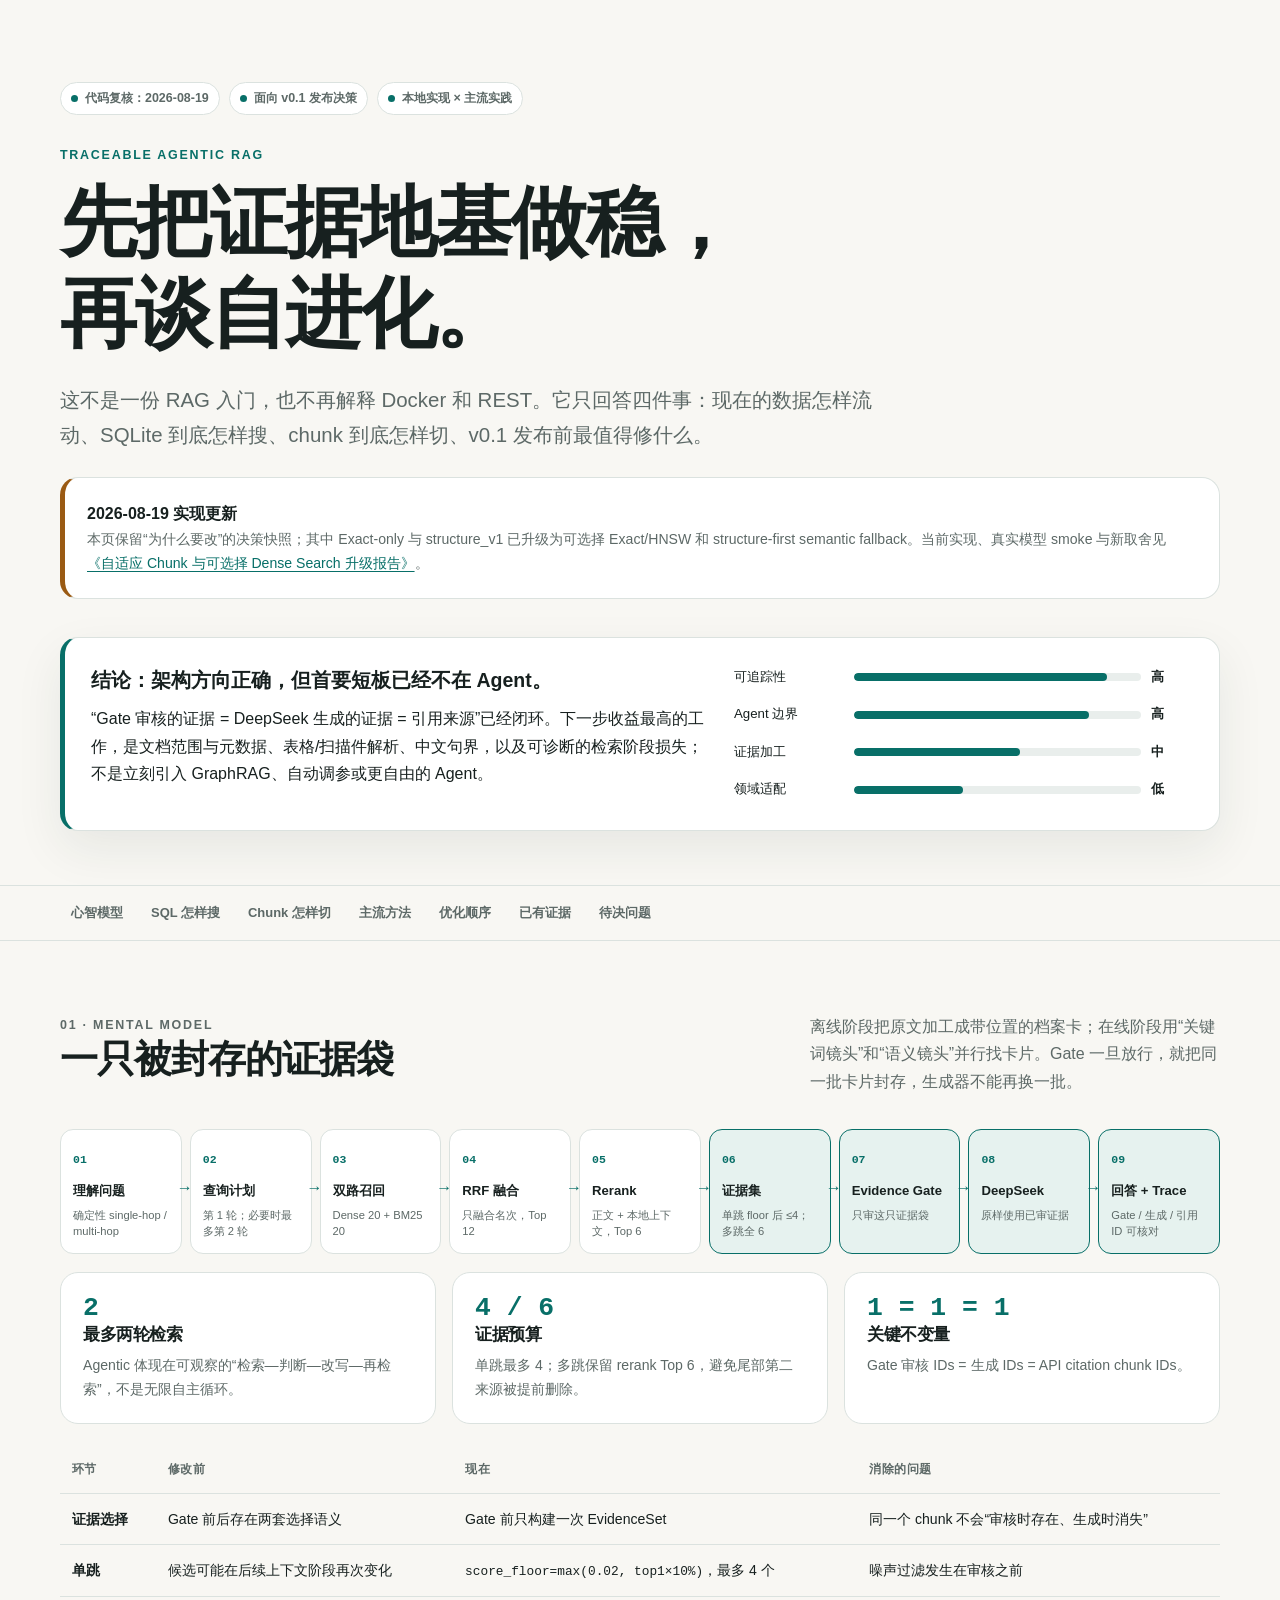
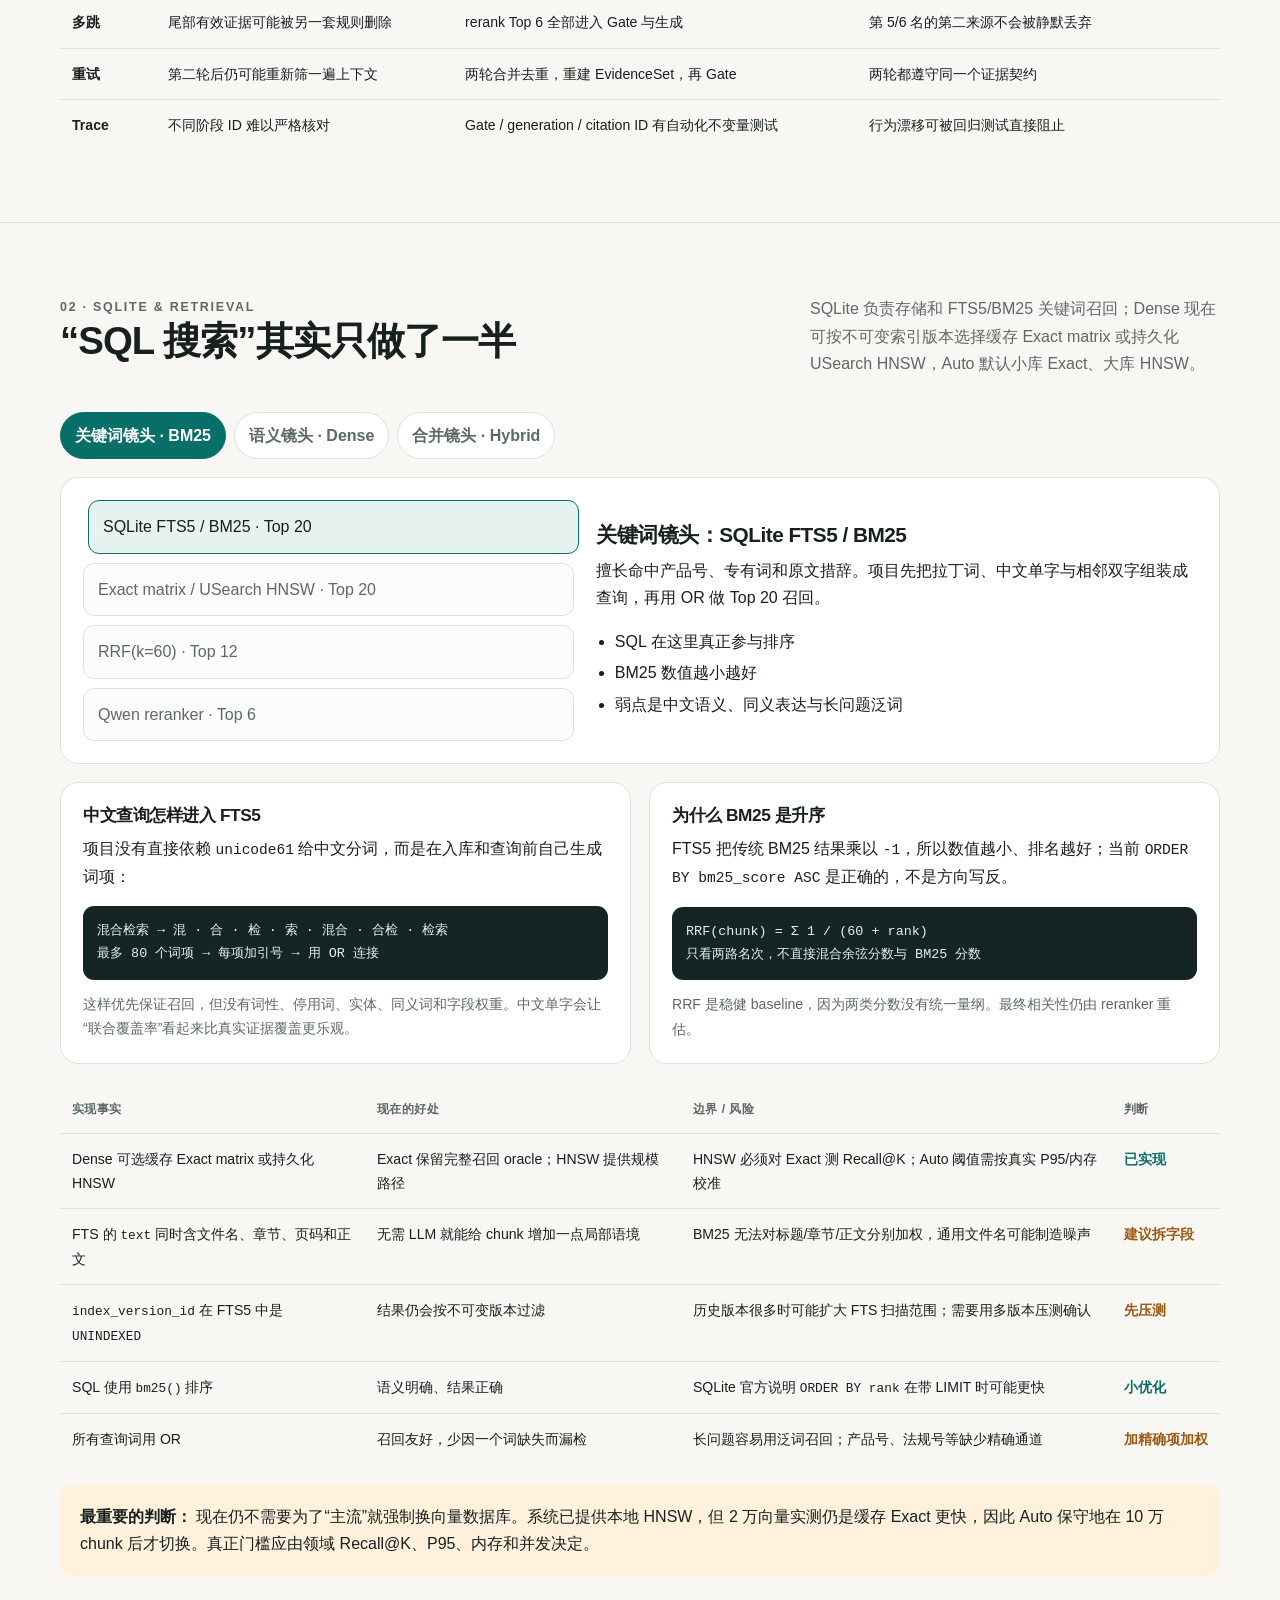
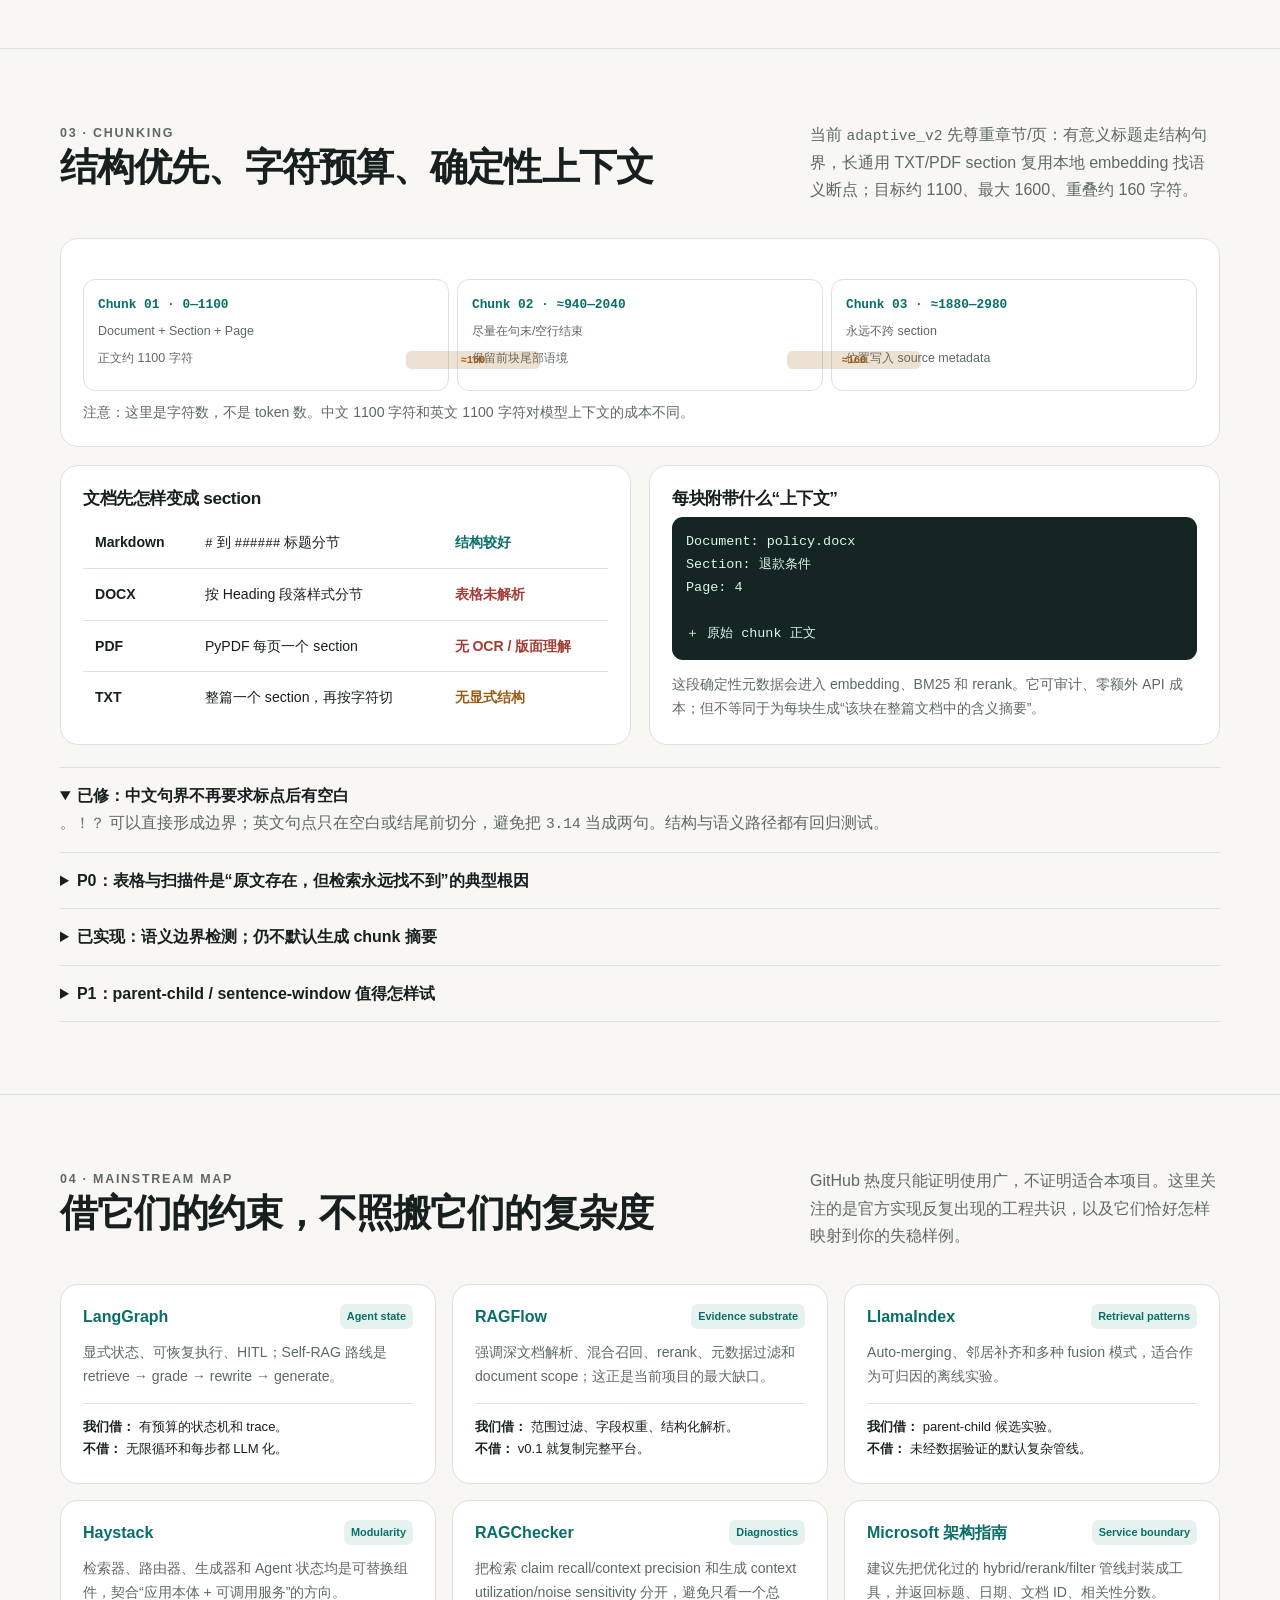
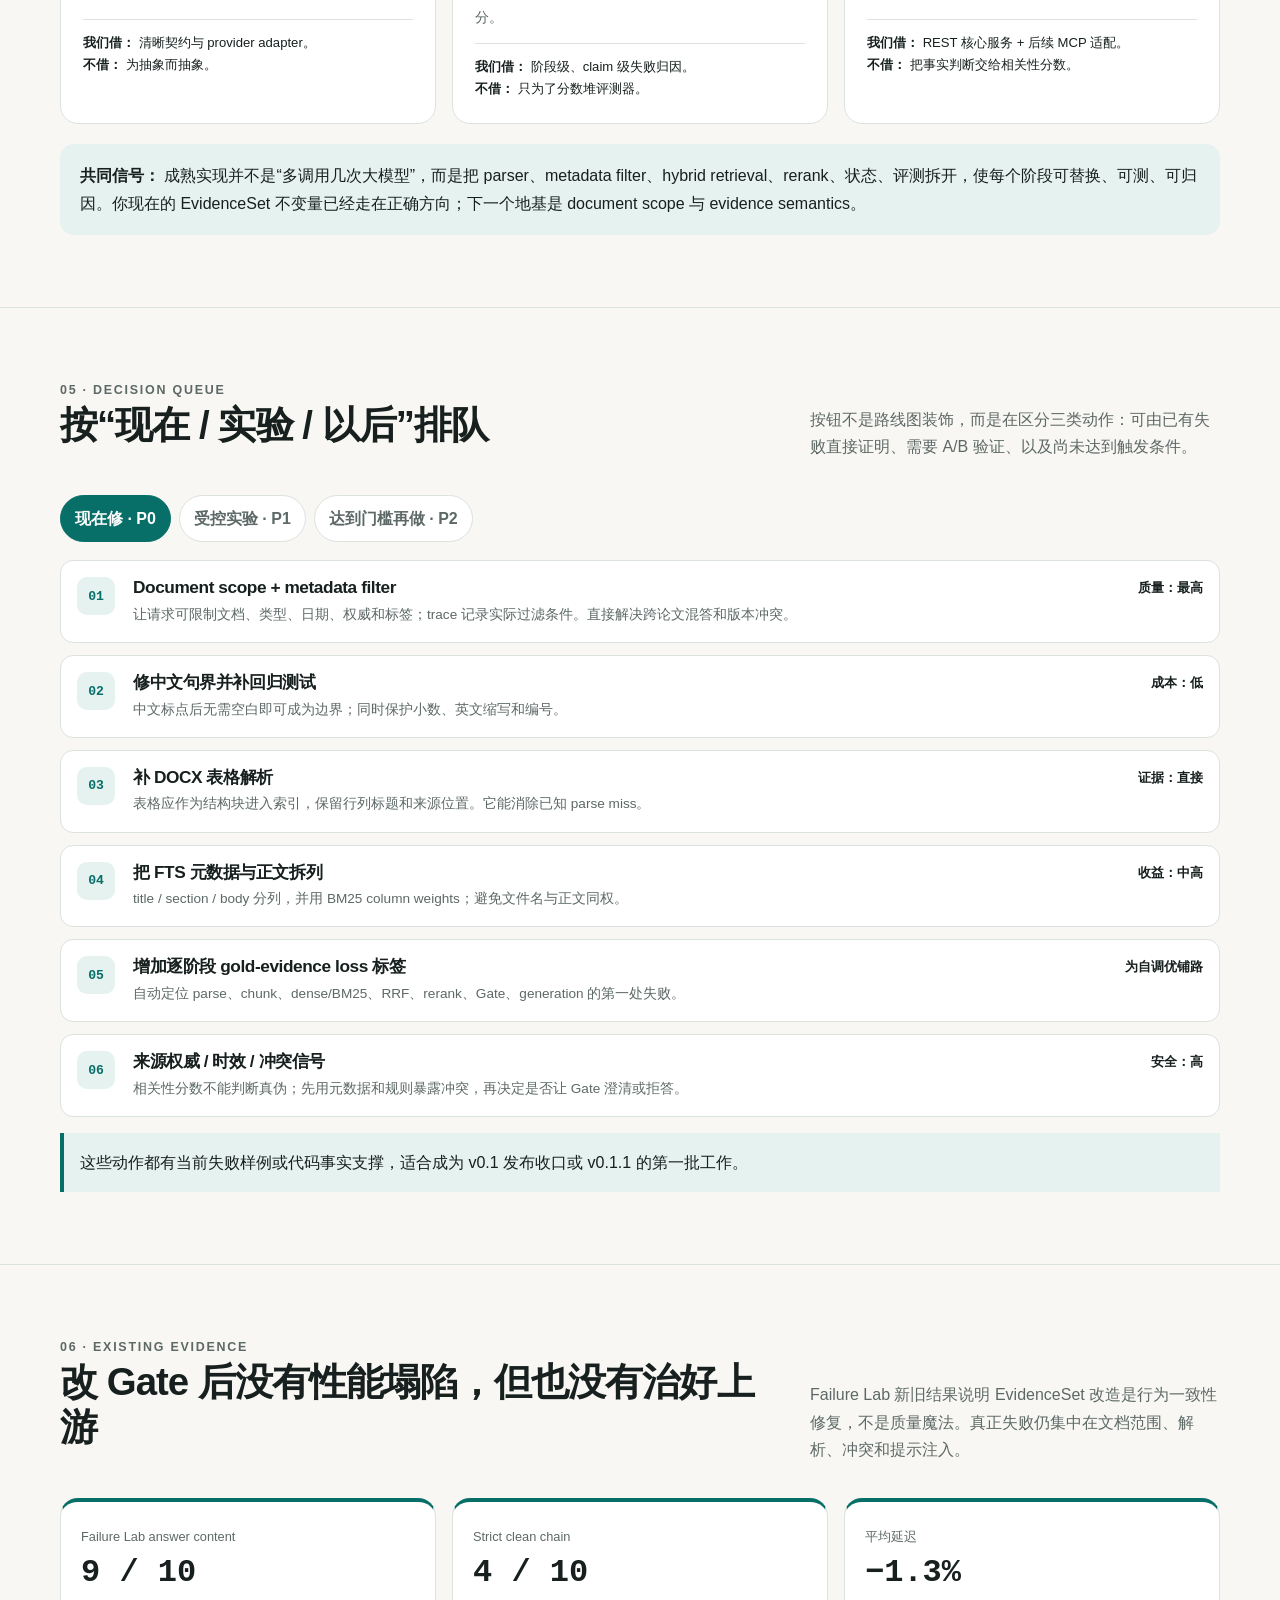
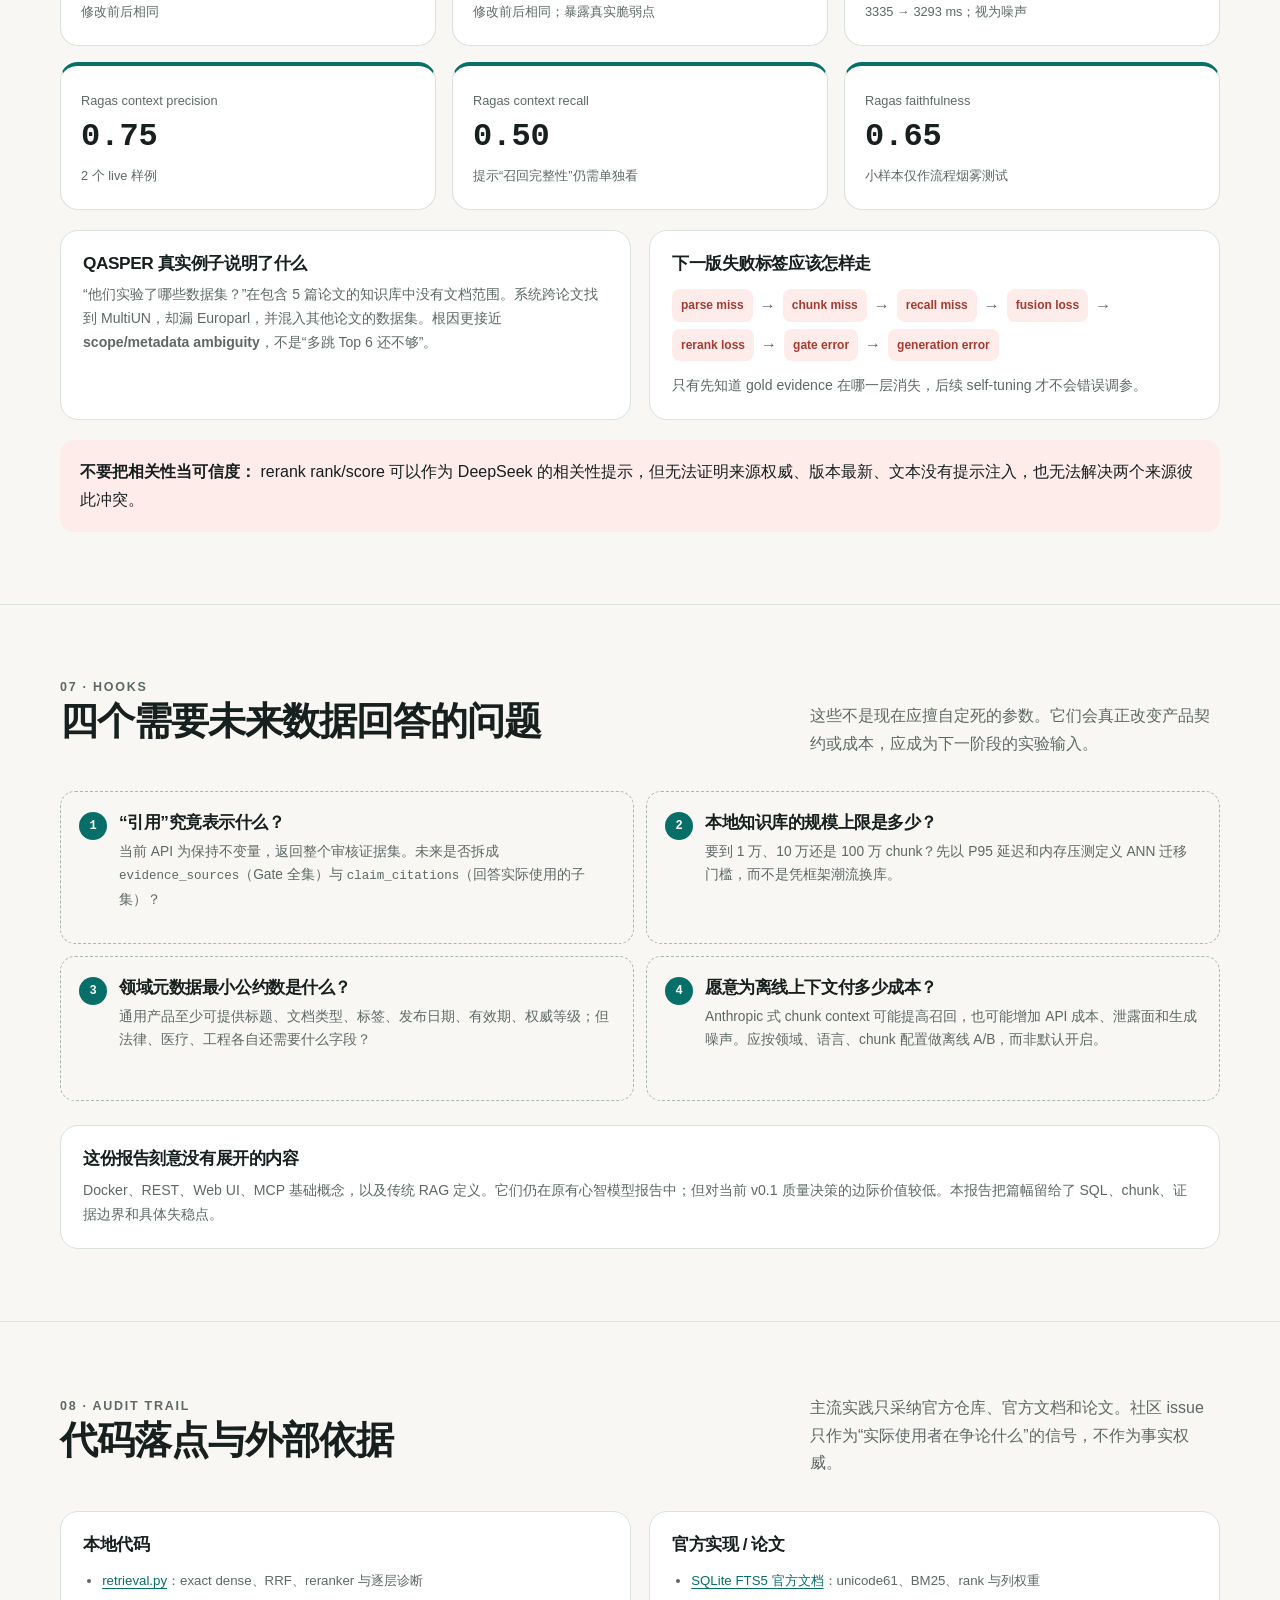
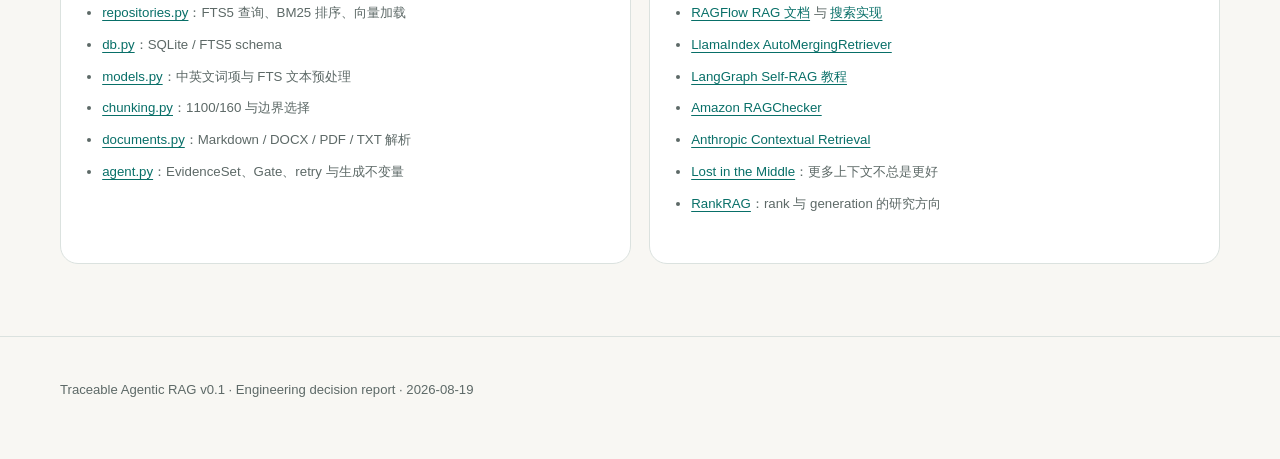
<file: reports/explainer-rag-v01-decision-report.html>
<!doctype html>
<html lang="zh-CN">
<head>
  <meta charset="utf-8">
  <meta name="viewport" content="width=device-width, initial-scale=1">
  <meta name="description" content="Traceable Agentic RAG v0.1 工程复盘：SQLite 检索、chunk 策略、主流方法对照与下一步优先级。">
  <title>Traceable Agentic RAG v0.1｜工程决策报告</title>
  <style>
    :root {
      --paper: #f8f7f3;
      --surface: #ffffff;
      --ink: #17201f;
      --muted: #5d6967;
      --line: #dbe2df;
      --accent: #086f68;
      --accent-soft: #e6f2ef;
      --warning: #9a5a13;
      --warning-soft: #fff1dc;
      --danger: #a33b32;
      --danger-soft: #fdecea;
      --code: #142523;
      --shadow: 0 18px 48px rgba(24, 47, 43, 0.08);
      --radius: 18px;
      --mono: ui-monospace, SFMono-Regular, Menlo, Monaco, Consolas, monospace;
      --sans: Inter, ui-sans-serif, -apple-system, BlinkMacSystemFont, "Segoe UI", "PingFang SC", "Hiragino Sans GB", "Microsoft YaHei", sans-serif;
    }

    * { box-sizing: border-box; }
    html { scroll-behavior: smooth; }
    body {
      margin: 0;
      background: var(--paper);
      color: var(--ink);
      font-family: var(--sans);
      line-height: 1.72;
    }
    a { color: var(--accent); text-underline-offset: 3px; }
    button { font: inherit; }
    code { font-family: var(--mono); font-size: .91em; }
    .shell { width: min(1160px, calc(100% - 40px)); margin: 0 auto; }
    .eyebrow {
      margin: 0 0 10px;
      color: var(--accent);
      font-size: .78rem;
      font-weight: 800;
      letter-spacing: .14em;
      text-transform: uppercase;
    }
    h1, h2, h3 { line-height: 1.18; letter-spacing: -.025em; }
    h1 { max-width: 920px; margin: 0; font-size: clamp(2.2rem, 6vw, 5rem); }
    h2 { margin: 0 0 14px; font-size: clamp(1.65rem, 3vw, 2.7rem); }
    h3 { margin: 0 0 9px; font-size: 1.08rem; }
    p { margin: 0 0 1em; }
    .lede { max-width: 830px; color: var(--muted); font-size: clamp(1.03rem, 2vw, 1.28rem); }
    .small { color: var(--muted); font-size: .88rem; }
    .mono { font-family: var(--mono); }
    .pill {
      display: inline-flex;
      align-items: center;
      gap: 7px;
      padding: 5px 10px;
      border: 1px solid var(--line);
      border-radius: 999px;
      background: var(--surface);
      color: var(--muted);
      font-size: .78rem;
      font-weight: 700;
    }
    .pill::before { content: ""; width: 7px; height: 7px; border-radius: 50%; background: var(--accent); }

    .hero { padding: 82px 0 54px; }
    .hero-meta { display: flex; flex-wrap: wrap; gap: 9px; margin-bottom: 30px; }
    .hero .lede { margin-top: 24px; }
    .verdict {
      display: grid;
      grid-template-columns: 1.15fr .85fr;
      gap: 22px;
      margin-top: 38px;
      padding: 26px;
      border: 1px solid var(--line);
      border-left: 5px solid var(--accent);
      border-radius: var(--radius);
      background: var(--surface);
      box-shadow: var(--shadow);
    }
    .verdict strong { display: block; margin-bottom: 8px; font-size: 1.22rem; }
    .scoreboard { display: grid; gap: 10px; }
    .score-row { display: grid; grid-template-columns: 110px 1fr 42px; align-items: center; gap: 10px; font-size: .83rem; }
    .bar { height: 8px; overflow: hidden; border-radius: 10px; background: #e9eeec; }
    .bar i { display: block; height: 100%; border-radius: inherit; background: var(--accent); }

    .jump {
      position: sticky;
      top: 0;
      z-index: 20;
      border-top: 1px solid var(--line);
      border-bottom: 1px solid var(--line);
      background: rgba(248, 247, 243, .94);
      backdrop-filter: blur(10px);
    }
    .jump-inner { display: flex; gap: 6px; padding: 9px 0; overflow-x: auto; scrollbar-width: none; }
    .jump a { flex: 0 0 auto; padding: 7px 11px; border-radius: 8px; color: var(--muted); font-size: .81rem; font-weight: 700; text-decoration: none; }
    .jump a:hover, .jump a:focus-visible { background: var(--accent-soft); color: var(--accent); outline: none; }

    section { padding: 72px 0; border-bottom: 1px solid var(--line); }
    .section-head { display: grid; grid-template-columns: minmax(0, 1fr) minmax(260px, 410px); gap: 38px; align-items: end; margin-bottom: 34px; }
    .section-head p { margin: 0; color: var(--muted); }
    .card {
      padding: 22px;
      border: 1px solid var(--line);
      border-radius: var(--radius);
      background: var(--surface);
    }
    .card p:last-child, .callout p:last-child { margin-bottom: 0; }
    .grid-2 { display: grid; grid-template-columns: repeat(2, minmax(0, 1fr)); gap: 18px; }
    .grid-3 { display: grid; grid-template-columns: repeat(3, minmax(0, 1fr)); gap: 16px; }
    .callout { padding: 18px 20px; border-radius: 14px; background: var(--accent-soft); }
    .callout.warning { background: var(--warning-soft); }
    .callout.danger { background: var(--danger-soft); }
    .number { color: var(--accent); font: 800 1.65rem/1 var(--mono); }

    .flow {
      display: grid;
      grid-template-columns: repeat(9, minmax(95px, 1fr));
      gap: 8px;
      margin-top: 24px;
    }
    .flow-step {
      position: relative;
      min-height: 118px;
      padding: 14px 12px;
      border: 1px solid var(--line);
      border-radius: 13px;
      background: var(--surface);
    }
    .flow-step:not(:last-child)::after {
      content: "→";
      position: absolute;
      z-index: 2;
      top: 44px;
      right: -12px;
      width: 16px;
      color: var(--accent);
      font-weight: 900;
      text-align: center;
    }
    .flow-step b { display: block; margin: 8px 0 4px; font-size: .82rem; }
    .flow-step small { display: block; color: var(--muted); font-size: .7rem; line-height: 1.45; }
    .flow-step .n { color: var(--accent); font: 800 .72rem/1 var(--mono); }
    .flow-step.sealed { border-color: var(--accent); background: var(--accent-soft); }

    .lens-tabs, .priority-tabs { display: flex; flex-wrap: wrap; gap: 8px; margin-bottom: 18px; }
    .tab-button {
      padding: 9px 14px;
      border: 1px solid var(--line);
      border-radius: 999px;
      background: var(--surface);
      color: var(--muted);
      cursor: pointer;
      font-weight: 750;
    }
    .tab-button[aria-selected="true"] { border-color: var(--accent); background: var(--accent); color: white; }
    .tab-button:focus-visible { outline: 3px solid rgba(8, 111, 104, .25); outline-offset: 2px; }
    .lens-panel { min-height: 230px; }
    .lens-visual { display: grid; grid-template-columns: .9fr 1.1fr; gap: 22px; align-items: center; }
    .search-stack { display: grid; gap: 9px; }
    .search-node { padding: 12px 14px; border: 1px solid var(--line); border-radius: 11px; background: #fbfcfb; color: var(--muted); transition: .18s ease; }
    .search-node.active { border-color: var(--accent); background: var(--accent-soft); color: var(--ink); transform: translateX(5px); }
    .panel-copy h3 { font-size: 1.3rem; }
    .panel-copy ul { margin: 8px 0 0; padding-left: 1.15em; }
    .panel-copy li + li { margin-top: 4px; }
    .equation { padding: 14px; border-radius: 11px; background: var(--code); color: #dff5ee; font: .84rem/1.7 var(--mono); overflow-x: auto; }

    .fact-table { width: 100%; border-collapse: collapse; font-size: .88rem; }
    .fact-table th, .fact-table td { padding: 13px 12px; border-bottom: 1px solid var(--line); text-align: left; vertical-align: top; }
    .fact-table th { color: var(--muted); font-size: .76rem; letter-spacing: .04em; text-transform: uppercase; }
    .fact-table tr:last-child td { border-bottom: 0; }
    .status { font-weight: 800; white-space: nowrap; }
    .status.good { color: var(--accent); }
    .status.warn { color: var(--warning); }
    .status.bad { color: var(--danger); }

    .chunk-strip { position: relative; display: grid; grid-template-columns: 1fr 1fr 1fr; gap: 8px; margin: 18px 0 9px; }
    .chunk { min-height: 112px; padding: 14px; border: 1px solid var(--line); border-radius: 12px; background: var(--surface); }
    .chunk b { display: block; color: var(--accent); font-family: var(--mono); font-size: .8rem; }
    .chunk span { color: var(--muted); font-size: .78rem; }
    .overlap {
      position: absolute;
      top: 72px;
      left: 29%;
      width: 12%;
      padding: 3px 4px;
      border-radius: 5px;
      background: rgba(154, 90, 19, .18);
      color: var(--warning);
      font: 700 .65rem/1.2 var(--mono);
      text-align: center;
      pointer-events: none;
    }
    .overlap.second { left: 63.2%; }
    details { padding: 14px 0; border-top: 1px solid var(--line); }
    details:last-child { border-bottom: 1px solid var(--line); }
    summary { cursor: pointer; font-weight: 800; }
    details p, details ul { margin-bottom: 0; color: var(--muted); }

    .research-map .card { padding-top: 18px; }
    .project { display: flex; align-items: center; justify-content: space-between; gap: 10px; margin-bottom: 10px; }
    .project a { font-weight: 850; text-decoration: none; }
    .project-tag { padding: 3px 7px; border-radius: 7px; background: var(--accent-soft); color: var(--accent); font-size: .68rem; font-weight: 800; }
    .borrow { margin: 12px 0 0; padding-top: 12px; border-top: 1px solid var(--line); font-size: .82rem; }

    .priority-panel { min-height: 420px; }
    .priority-list { display: grid; gap: 12px; }
    .priority-item { display: grid; grid-template-columns: 42px minmax(0, 1fr) 116px; gap: 14px; align-items: start; padding: 16px; border: 1px solid var(--line); border-radius: 13px; background: var(--surface); }
    .priority-index { display: grid; place-items: center; width: 38px; height: 38px; border-radius: 10px; background: var(--accent-soft); color: var(--accent); font: 800 .82rem/1 var(--mono); }
    .priority-item h3 { margin: 0 0 5px; }
    .priority-item p { margin: 0; color: var(--muted); font-size: .85rem; }
    .impact { text-align: right; color: var(--muted); font-size: .73rem; }
    .impact b { display: block; color: var(--ink); font-size: .82rem; }
    .priority-note { margin-top: 16px; padding: 16px; border-left: 4px solid var(--accent); background: var(--accent-soft); }

    .metric { padding: 20px; border-top: 4px solid var(--accent); }
    .metric strong { display: block; margin: 8px 0; font: 800 2rem/1 var(--mono); }
    .metric span { color: var(--muted); font-size: .8rem; }
    .failure-chain { display: flex; flex-wrap: wrap; align-items: center; gap: 7px; margin-top: 16px; }
    .failure-chain span { padding: 6px 9px; border-radius: 8px; background: var(--danger-soft); color: var(--danger); font-size: .75rem; font-weight: 750; }
    .failure-chain i { color: var(--muted); font-style: normal; }

    .hooks { display: grid; grid-template-columns: repeat(2, minmax(0, 1fr)); gap: 12px; counter-reset: hook; }
    .hook { position: relative; min-height: 145px; padding: 20px 20px 18px 58px; border: 1px dashed #a9b7b3; border-radius: 15px; }
    .hook::before { counter-increment: hook; content: counter(hook); position: absolute; top: 20px; left: 18px; display: grid; place-items: center; width: 28px; height: 28px; border-radius: 50%; background: var(--accent); color: #fff; font: 800 .75rem/1 var(--mono); }
    .hook h3 { margin-bottom: 7px; }
    .hook p { color: var(--muted); font-size: .86rem; }

    .source-list { columns: 2; column-gap: 36px; padding-left: 1.2em; }
    .source-list li { break-inside: avoid; margin: 0 0 9px; color: var(--muted); font-size: .83rem; }
    footer { padding: 42px 0 64px; color: var(--muted); font-size: .82rem; }
    .print-note { display: none; }

    @media (max-width: 980px) {
      .flow { grid-template-columns: repeat(3, 1fr); }
      .flow-step:not(:last-child)::after { display: none; }
      .grid-3, .research-map { grid-template-columns: 1fr 1fr; }
      .section-head, .verdict { grid-template-columns: 1fr; }
    }
    @media (max-width: 700px) {
      .shell { width: min(100% - 24px, 1160px); }
      .hero { padding-top: 56px; }
      section { padding: 54px 0; }
      .grid-2, .grid-3, .research-map, .hooks, .lens-visual { grid-template-columns: 1fr; }
      .flow { grid-template-columns: 1fr 1fr; }
      .chunk-strip { grid-template-columns: 1fr; }
      .overlap { display: none; }
      .priority-item { grid-template-columns: 38px minmax(0, 1fr); }
      .impact { grid-column: 2; text-align: left; }
      .source-list { columns: 1; }
      .score-row { grid-template-columns: 95px 1fr 36px; }
    }
    @media (prefers-reduced-motion: reduce) {
      html { scroll-behavior: auto; }
      * { transition: none !important; }
    }
    @media print {
      .jump, .lens-tabs, .priority-tabs { display: none; }
      .shell { width: 100%; }
      section { break-inside: avoid; padding: 28px 0; }
      .print-note { display: block; }
      .card { box-shadow: none; }
    }
  </style>
</head>
<body>
  <header class="hero">
    <div class="shell">
      <div class="hero-meta">
        <span class="pill">代码复核：2026-08-19</span>
        <span class="pill">面向 v0.1 发布决策</span>
        <span class="pill">本地实现 × 主流实践</span>
      </div>
      <p class="eyebrow">Traceable Agentic RAG</p>
      <h1>先把证据地基做稳，<br>再谈自进化。</h1>
      <p class="lede">这不是一份 RAG 入门，也不再解释 Docker 和 REST。它只回答四件事：现在的数据怎样流动、SQLite 到底怎样搜、chunk 到底怎样切、v0.1 发布前最值得修什么。</p>

      <div class="card" style="margin-top:24px;border-left:5px solid var(--warning)">
        <strong>2026-08-19 实现更新</strong>
        <p class="small">本页保留“为什么要改”的决策快照；其中 Exact-only 与 structure_v1 已升级为可选择 Exact/HNSW 和 structure-first semantic fallback。当前实现、真实模型 smoke 与新取舍见 <a href="ADAPTIVE_CHUNKING_AND_DENSE_SEARCH.md">《自适应 Chunk 与可选择 Dense Search 升级报告》</a>。</p>
      </div>

      <div class="verdict">
        <div>
          <strong>结论：架构方向正确，但首要短板已经不在 Agent。</strong>
          <p>“Gate 审核的证据 = DeepSeek 生成的证据 = 引用来源”已经闭环。下一步收益最高的工作，是文档范围与元数据、表格/扫描件解析、中文句界，以及可诊断的检索阶段损失；不是立刻引入 GraphRAG、自动调参或更自由的 Agent。</p>
        </div>
        <div class="scoreboard" aria-label="当前工程成熟度判断">
          <div class="score-row"><span>可追踪性</span><div class="bar"><i style="width:88%"></i></div><b>高</b></div>
          <div class="score-row"><span>Agent 边界</span><div class="bar"><i style="width:82%"></i></div><b>高</b></div>
          <div class="score-row"><span>证据加工</span><div class="bar"><i style="width:58%"></i></div><b>中</b></div>
          <div class="score-row"><span>领域适配</span><div class="bar"><i style="width:38%"></i></div><b>低</b></div>
        </div>
      </div>
    </div>
  </header>

  <nav class="jump" aria-label="报告章节导航">
    <div class="shell jump-inner">
      <a href="#mental-model">心智模型</a>
      <a href="#sql-search">SQL 怎样搜</a>
      <a href="#chunking">Chunk 怎样切</a>
      <a href="#mainstream">主流方法</a>
      <a href="#priorities">优化顺序</a>
      <a href="#evaluation">已有证据</a>
      <a href="#hooks">待决问题</a>
    </div>
  </nav>

  <main>
    <section id="mental-model">
      <div class="shell">
        <div class="section-head">
          <div>
            <p class="eyebrow">01 · Mental model</p>
            <h2>一只被封存的证据袋</h2>
          </div>
          <p>离线阶段把原文加工成带位置的档案卡；在线阶段用“关键词镜头”和“语义镜头”并行找卡片。Gate 一旦放行，就把同一批卡片封存，生成器不能再换一批。</p>
        </div>

        <div class="flow" aria-label="在线问答九步数据流">
          <div class="flow-step"><span class="n">01</span><b>理解问题</b><small>确定性 single-hop / multi-hop</small></div>
          <div class="flow-step"><span class="n">02</span><b>查询计划</b><small>第 1 轮；必要时最多第 2 轮</small></div>
          <div class="flow-step"><span class="n">03</span><b>双路召回</b><small>Dense 20 + BM25 20</small></div>
          <div class="flow-step"><span class="n">04</span><b>RRF 融合</b><small>只融合名次，Top 12</small></div>
          <div class="flow-step"><span class="n">05</span><b>Rerank</b><small>正文 + 本地上下文，Top 6</small></div>
          <div class="flow-step sealed"><span class="n">06</span><b>证据集</b><small>单跳 floor 后 ≤4；多跳全 6</small></div>
          <div class="flow-step sealed"><span class="n">07</span><b>Evidence Gate</b><small>只审这只证据袋</small></div>
          <div class="flow-step sealed"><span class="n">08</span><b>DeepSeek</b><small>原样使用已审证据</small></div>
          <div class="flow-step sealed"><span class="n">09</span><b>回答 + Trace</b><small>Gate / 生成 / 引用 ID 可核对</small></div>
        </div>

        <div class="grid-3" style="margin-top:18px">
          <article class="card"><span class="number">2</span><h3>最多两轮检索</h3><p class="small">Agentic 体现在可观察的“检索—判断—改写—再检索”，不是无限自主循环。</p></article>
          <article class="card"><span class="number">4 / 6</span><h3>证据预算</h3><p class="small">单跳最多 4；多跳保留 rerank Top 6，避免尾部第二来源被提前删除。</p></article>
          <article class="card"><span class="number">1 = 1 = 1</span><h3>关键不变量</h3><p class="small">Gate 审核 IDs = 生成 IDs = API citation chunk IDs。</p></article>
        </div>

        <table class="fact-table" style="margin-top:22px">
          <thead><tr><th>环节</th><th>修改前</th><th>现在</th><th>消除的问题</th></tr></thead>
          <tbody>
            <tr><td><b>证据选择</b></td><td>Gate 前后存在两套选择语义</td><td>Gate 前只构建一次 EvidenceSet</td><td>同一个 chunk 不会“审核时存在、生成时消失”</td></tr>
            <tr><td><b>单跳</b></td><td>候选可能在后续上下文阶段再次变化</td><td><code>score_floor=max(0.02, top1×10%)</code>，最多 4 个</td><td>噪声过滤发生在审核之前</td></tr>
            <tr><td><b>多跳</b></td><td>尾部有效证据可能被另一套规则删除</td><td>rerank Top 6 全部进入 Gate 与生成</td><td>第 5/6 名的第二来源不会被静默丢弃</td></tr>
            <tr><td><b>重试</b></td><td>第二轮后仍可能重新筛一遍上下文</td><td>两轮合并去重，重建 EvidenceSet，再 Gate</td><td>两轮都遵守同一个证据契约</td></tr>
            <tr><td><b>Trace</b></td><td>不同阶段 ID 难以严格核对</td><td>Gate / generation / citation ID 有自动化不变量测试</td><td>行为漂移可被回归测试直接阻止</td></tr>
          </tbody>
        </table>
      </div>
    </section>

    <section id="sql-search">
      <div class="shell">
        <div class="section-head">
          <div>
            <p class="eyebrow">02 · SQLite & retrieval</p>
            <h2>“SQL 搜索”其实只做了一半</h2>
          </div>
          <p>SQLite 负责存储和 FTS5/BM25 关键词召回；Dense 现在可按不可变索引版本选择缓存 Exact matrix 或持久化 USearch HNSW，Auto 默认小库 Exact、大库 HNSW。</p>
        </div>

        <div class="lens-tabs" role="tablist" aria-label="选择检索镜头">
          <button class="tab-button" role="tab" aria-selected="true" aria-controls="lens-panel" data-lens="sparse">关键词镜头 · BM25</button>
          <button class="tab-button" role="tab" aria-selected="false" aria-controls="lens-panel" data-lens="dense">语义镜头 · Dense</button>
          <button class="tab-button" role="tab" aria-selected="false" aria-controls="lens-panel" data-lens="hybrid">合并镜头 · Hybrid</button>
        </div>

        <div class="card lens-panel" id="lens-panel" role="tabpanel" aria-live="polite">
          <div class="lens-visual">
            <div class="search-stack" aria-hidden="true">
              <div class="search-node active" data-node="fts">SQLite FTS5 / BM25 · Top 20</div>
              <div class="search-node" data-node="dense">Exact matrix / USearch HNSW · Top 20</div>
              <div class="search-node" data-node="rrf">RRF(k=60) · Top 12</div>
              <div class="search-node" data-node="rerank">Qwen reranker · Top 6</div>
            </div>
            <div class="panel-copy" id="lens-copy"></div>
          </div>
        </div>

        <div class="grid-2" style="margin-top:18px">
          <article class="card">
            <h3>中文查询怎样进入 FTS5</h3>
            <p>项目没有直接依赖 <code>unicode61</code> 给中文分词，而是在入库和查询前自己生成词项：</p>
            <div class="equation">混合检索 → 混 · 合 · 检 · 索 · 混合 · 合检 · 检索<br>最多 80 个词项 → 每项加引号 → 用 OR 连接</div>
            <p class="small" style="margin-top:12px">这样优先保证召回，但没有词性、停用词、实体、同义词和字段权重。中文单字会让“联合覆盖率”看起来比真实证据覆盖更乐观。</p>
          </article>
          <article class="card">
            <h3>为什么 BM25 是升序</h3>
            <p>FTS5 把传统 BM25 结果乘以 <code>-1</code>，所以数值越小、排名越好；当前 <code>ORDER BY bm25_score ASC</code> 是正确的，不是方向写反。</p>
            <div class="equation">RRF(chunk) = Σ 1 / (60 + rank)<br>只看两路名次，不直接混合余弦分数与 BM25 分数</div>
            <p class="small" style="margin-top:12px">RRF 是稳健 baseline，因为两类分数没有统一量纲。最终相关性仍由 reranker 重估。</p>
          </article>
        </div>

        <table class="fact-table" style="margin-top:22px">
          <thead><tr><th>实现事实</th><th>现在的好处</th><th>边界 / 风险</th><th>判断</th></tr></thead>
          <tbody>
            <tr><td>Dense 可选缓存 Exact matrix 或持久化 HNSW</td><td>Exact 保留完整召回 oracle；HNSW 提供规模路径</td><td>HNSW 必须对 Exact 测 Recall@K；Auto 阈值需按真实 P95/内存校准</td><td class="status good">已实现</td></tr>
            <tr><td>FTS 的 <code>text</code> 同时含文件名、章节、页码和正文</td><td>无需 LLM 就能给 chunk 增加一点局部语境</td><td>BM25 无法对标题/章节/正文分别加权，通用文件名可能制造噪声</td><td class="status warn">建议拆字段</td></tr>
            <tr><td><code>index_version_id</code> 在 FTS5 中是 <code>UNINDEXED</code></td><td>结果仍会按不可变版本过滤</td><td>历史版本很多时可能扩大 FTS 扫描范围；需要用多版本压测确认</td><td class="status warn">先压测</td></tr>
            <tr><td>SQL 使用 <code>bm25()</code> 排序</td><td>语义明确、结果正确</td><td>SQLite 官方说明 <code>ORDER BY rank</code> 在带 LIMIT 时可能更快</td><td class="status good">小优化</td></tr>
            <tr><td>所有查询词用 OR</td><td>召回友好，少因一个词缺失而漏检</td><td>长问题容易用泛词召回；产品号、法规号等缺少精确通道</td><td class="status warn">加精确项加权</td></tr>
          </tbody>
        </table>

        <div class="callout warning" style="margin-top:20px">
          <strong>最重要的判断：</strong> 现在仍不需要为了“主流”就强制换向量数据库。系统已提供本地 HNSW，但 2 万向量实测仍是缓存 Exact 更快，因此 Auto 保守地在 10 万 chunk 后才切换。真正门槛应由领域 Recall@K、P95、内存和并发决定。
        </div>
      </div>
    </section>

    <section id="chunking">
      <div class="shell">
        <div class="section-head">
          <div>
            <p class="eyebrow">03 · Chunking</p>
            <h2>结构优先、字符预算、确定性上下文</h2>
          </div>
          <p>当前 <code>adaptive_v2</code> 先尊重章节/页：有意义标题走结构句界，长通用 TXT/PDF section 复用本地 embedding 找语义断点；目标约 1100、最大 1600、重叠约 160 字符。</p>
        </div>

        <div class="card">
          <div class="chunk-strip" aria-label="1100 字符目标和 160 字符重叠示意">
            <div class="chunk"><b>Chunk 01 · 0—1100</b><span>Document + Section + Page<br>正文约 1100 字符</span></div>
            <div class="chunk"><b>Chunk 02 · ≈940—2040</b><span>尽量在句末/空行结束<br>保留前块尾部语境</span></div>
            <div class="chunk"><b>Chunk 03 · ≈1880—2980</b><span>永远不跨 section<br>位置写入 source metadata</span></div>
            <span class="overlap">≈160</span><span class="overlap second">≈160</span>
          </div>
          <p class="small">注意：这里是字符数，不是 token 数。中文 1100 字符和英文 1100 字符对模型上下文的成本不同。</p>
        </div>

        <div class="grid-2" style="margin-top:18px">
          <article class="card">
            <h3>文档先怎样变成 section</h3>
            <table class="fact-table">
              <tbody>
                <tr><td><b>Markdown</b></td><td><code>#</code> 到 <code>######</code> 标题分节</td><td class="status good">结构较好</td></tr>
                <tr><td><b>DOCX</b></td><td>按 Heading 段落样式分节</td><td class="status bad">表格未解析</td></tr>
                <tr><td><b>PDF</b></td><td>PyPDF 每页一个 section</td><td class="status bad">无 OCR / 版面理解</td></tr>
                <tr><td><b>TXT</b></td><td>整篇一个 section，再按字符切</td><td class="status warn">无显式结构</td></tr>
              </tbody>
            </table>
          </article>
          <article class="card">
            <h3>每块附带什么“上下文”</h3>
            <div class="equation">Document: policy.docx<br>Section: 退款条件<br>Page: 4<br><br>＋ 原始 chunk 正文</div>
            <p class="small" style="margin-top:12px">这段确定性元数据会进入 embedding、BM25 和 rerank。它可审计、零额外 API 成本；但不等同于为每块生成“该块在整篇文档中的含义摘要”。</p>
          </article>
        </div>

        <div style="margin-top:22px">
          <details open>
            <summary>已修：中文句界不再要求标点后有空白</summary>
            <p><code>。！？</code> 可以直接形成边界；英文句点只在空白或结尾前切分，避免把 <code>3.14</code> 当成两句。结构与语义路径都有回归测试。</p>
          </details>
          <details>
            <summary>P0：表格与扫描件是“原文存在，但检索永远找不到”的典型根因</summary>
            <p>DOCX 表格未进入 section，扫描 PDF 没有 OCR。此时 reranker、Gate、查询改写都无法修复，因为证据从未进入索引。失败归因必须先区分 parse miss，再谈 retrieval miss。</p>
          </details>
          <details>
            <summary>已实现：语义边界检测；仍不默认生成 chunk 摘要</summary>
            <p>Auto 对弱结构长段使用现有本地 embedding 做相邻句窗差异，不改写原文。生成式 Contextual Retrieval 仍是独立候选，因为摘要会增加成本、隐私面和证据污染风险。</p>
          </details>
          <details>
            <summary>P1：parent-child / sentence-window 值得怎样试</summary>
            <p>用小块提高召回；命中后再扩展父章节或邻句，把“扩展后的最终证据”统一交给 Gate。LlamaIndex 的 AutoMergingRetriever 就体现了“小节点命中、邻居补齐、满足条件后合并父节点”的思路。必须记录扩展前后 chunk ID 与 token 增量。</p>
          </details>
        </div>
      </div>
    </section>

    <section id="mainstream">
      <div class="shell">
        <div class="section-head">
          <div>
            <p class="eyebrow">04 · Mainstream map</p>
            <h2>借它们的约束，不照搬它们的复杂度</h2>
          </div>
          <p>GitHub 热度只能证明使用广，不证明适合本项目。这里关注的是官方实现反复出现的工程共识，以及它们恰好怎样映射到你的失稳样例。</p>
        </div>

        <div class="grid-3 research-map">
          <article class="card">
            <div class="project"><a href="https://github.com/langchain-ai/langgraph">LangGraph</a><span class="project-tag">Agent state</span></div>
            <p class="small">显式状态、可恢复执行、HITL；Self-RAG 路线是 retrieve → grade → rewrite → generate。</p>
            <p class="borrow"><b>我们借：</b> 有预算的状态机和 trace。<br><b>不借：</b> 无限循环和每步都 LLM 化。</p>
          </article>
          <article class="card">
            <div class="project"><a href="https://github.com/infiniflow/ragflow">RAGFlow</a><span class="project-tag">Evidence substrate</span></div>
            <p class="small">强调深文档解析、混合召回、rerank、元数据过滤和 document scope；这正是当前项目的最大缺口。</p>
            <p class="borrow"><b>我们借：</b> 范围过滤、字段权重、结构化解析。<br><b>不借：</b> v0.1 就复制完整平台。</p>
          </article>
          <article class="card">
            <div class="project"><a href="https://github.com/run-llama/llama_index">LlamaIndex</a><span class="project-tag">Retrieval patterns</span></div>
            <p class="small">Auto-merging、邻居补齐和多种 fusion 模式，适合作为可归因的离线实验。</p>
            <p class="borrow"><b>我们借：</b> parent-child 候选实验。<br><b>不借：</b> 未经数据验证的默认复杂管线。</p>
          </article>
          <article class="card">
            <div class="project"><a href="https://github.com/deepset-ai/haystack">Haystack</a><span class="project-tag">Modularity</span></div>
            <p class="small">检索器、路由器、生成器和 Agent 状态均是可替换组件，契合“应用本体 + 可调用服务”的方向。</p>
            <p class="borrow"><b>我们借：</b> 清晰契约与 provider adapter。<br><b>不借：</b> 为抽象而抽象。</p>
          </article>
          <article class="card">
            <div class="project"><a href="https://github.com/amazon-science/RAGChecker">RAGChecker</a><span class="project-tag">Diagnostics</span></div>
            <p class="small">把检索 claim recall/context precision 和生成 context utilization/noise sensitivity 分开，避免只看一个总分。</p>
            <p class="borrow"><b>我们借：</b> 阶段级、claim 级失败归因。<br><b>不借：</b> 只为了分数堆评测器。</p>
          </article>
          <article class="card">
            <div class="project"><a href="https://learn.microsoft.com/azure/architecture/ai-ml/guide/rag/rag-agentic">Microsoft 架构指南</a><span class="project-tag">Service boundary</span></div>
            <p class="small">建议先把优化过的 hybrid/rerank/filter 管线封装成工具，并返回标题、日期、文档 ID、相关性分数。</p>
            <p class="borrow"><b>我们借：</b> REST 核心服务 + 后续 MCP 适配。<br><b>不借：</b> 把事实判断交给相关性分数。</p>
          </article>
        </div>

        <div class="callout" style="margin-top:20px">
          <strong>共同信号：</strong> 成熟实现并不是“多调用几次大模型”，而是把 parser、metadata filter、hybrid retrieval、rerank、状态、评测拆开，使每个阶段可替换、可测、可归因。你现在的 EvidenceSet 不变量已经走在正确方向；下一个地基是 document scope 与 evidence semantics。
        </div>
      </div>
    </section>

    <section id="priorities">
      <div class="shell">
        <div class="section-head">
          <div>
            <p class="eyebrow">05 · Decision queue</p>
            <h2>按“现在 / 实验 / 以后”排队</h2>
          </div>
          <p>按钮不是路线图装饰，而是在区分三类动作：可由已有失败直接证明、需要 A/B 验证、以及尚未达到触发条件。</p>
        </div>

        <div class="priority-tabs" role="tablist" aria-label="优化优先级">
          <button class="tab-button" role="tab" aria-selected="true" aria-controls="priority-panel" data-priority="now">现在修 · P0</button>
          <button class="tab-button" role="tab" aria-selected="false" aria-controls="priority-panel" data-priority="experiment">受控实验 · P1</button>
          <button class="tab-button" role="tab" aria-selected="false" aria-controls="priority-panel" data-priority="later">达到门槛再做 · P2</button>
        </div>
        <div class="priority-panel" id="priority-panel" role="tabpanel" aria-live="polite"></div>
      </div>
    </section>

    <section id="evaluation">
      <div class="shell">
        <div class="section-head">
          <div>
            <p class="eyebrow">06 · Existing evidence</p>
            <h2>改 Gate 后没有性能塌陷，但也没有治好上游</h2>
          </div>
          <p>Failure Lab 新旧结果说明 EvidenceSet 改造是行为一致性修复，不是质量魔法。真正失败仍集中在文档范围、解析、冲突和提示注入。</p>
        </div>

        <div class="grid-3">
          <article class="card metric"><span>Failure Lab answer content</span><strong>9 / 10</strong><span>修改前后相同</span></article>
          <article class="card metric"><span>Strict clean chain</span><strong>4 / 10</strong><span>修改前后相同；暴露真实脆弱点</span></article>
          <article class="card metric"><span>平均延迟</span><strong>−1.3%</strong><span>3335 → 3293 ms；视为噪声</span></article>
          <article class="card metric"><span>Ragas context precision</span><strong>0.75</strong><span>2 个 live 样例</span></article>
          <article class="card metric"><span>Ragas context recall</span><strong>0.50</strong><span>提示“召回完整性”仍需单独看</span></article>
          <article class="card metric"><span>Ragas faithfulness</span><strong>0.65</strong><span>小样本仅作流程烟雾测试</span></article>
        </div>

        <div class="grid-2" style="margin-top:20px">
          <article class="card">
            <h3>QASPER 真实例子说明了什么</h3>
            <p class="small">“他们实验了哪些数据集？”在包含 5 篇论文的知识库中没有文档范围。系统跨论文找到 MultiUN，却漏 Europarl，并混入其他论文的数据集。根因更接近 <b>scope/metadata ambiguity</b>，不是“多跳 Top 6 还不够”。</p>
          </article>
          <article class="card">
            <h3>下一版失败标签应该怎样走</h3>
            <div class="failure-chain" aria-label="失败归因链">
              <span>parse miss</span><i>→</i><span>chunk miss</span><i>→</i><span>recall miss</span><i>→</i><span>fusion loss</span><i>→</i><span>rerank loss</span><i>→</i><span>gate error</span><i>→</i><span>generation error</span>
            </div>
            <p class="small" style="margin-top:12px">只有先知道 gold evidence 在哪一层消失，后续 self-tuning 才不会错误调参。</p>
          </article>
        </div>

        <div class="callout danger" style="margin-top:20px">
          <strong>不要把相关性当可信度：</strong> rerank rank/score 可以作为 DeepSeek 的相关性提示，但无法证明来源权威、版本最新、文本没有提示注入，也无法解决两个来源彼此冲突。
        </div>
      </div>
    </section>

    <section id="hooks">
      <div class="shell">
        <div class="section-head">
          <div>
            <p class="eyebrow">07 · Hooks</p>
            <h2>四个需要未来数据回答的问题</h2>
          </div>
          <p>这些不是现在应擅自定死的参数。它们会真正改变产品契约或成本，应成为下一阶段的实验输入。</p>
        </div>

        <div class="hooks">
          <article class="hook"><h3>“引用”究竟表示什么？</h3><p>当前 API 为保持不变量，返回整个审核证据集。未来是否拆成 <code>evidence_sources</code>（Gate 全集）与 <code>claim_citations</code>（回答实际使用的子集）？</p></article>
          <article class="hook"><h3>本地知识库的规模上限是多少？</h3><p>要到 1 万、10 万还是 100 万 chunk？先以 P95 延迟和内存压测定义 ANN 迁移门槛，而不是凭框架潮流换库。</p></article>
          <article class="hook"><h3>领域元数据最小公约数是什么？</h3><p>通用产品至少可提供标题、文档类型、标签、发布日期、有效期、权威等级；但法律、医疗、工程各自还需要什么字段？</p></article>
          <article class="hook"><h3>愿意为离线上下文付多少成本？</h3><p>Anthropic 式 chunk context 可能提高召回，也可能增加 API 成本、泄露面和生成噪声。应按领域、语言、chunk 配置做离线 A/B，而非默认开启。</p></article>
        </div>

        <div class="card" style="margin-top:24px">
          <h3>这份报告刻意没有展开的内容</h3>
          <p class="small">Docker、REST、Web UI、MCP 基础概念，以及传统 RAG 定义。它们仍在原有心智模型报告中；但对当前 v0.1 质量决策的边际价值较低。本报告把篇幅留给了 SQL、chunk、证据边界和具体失稳点。</p>
        </div>
      </div>
    </section>

    <section id="sources">
      <div class="shell">
        <div class="section-head">
          <div>
            <p class="eyebrow">08 · Audit trail</p>
            <h2>代码落点与外部依据</h2>
          </div>
          <p>主流实践只采纳官方仓库、官方文档和论文。社区 issue 只作为“实际使用者在争论什么”的信号，不作为事实权威。</p>
        </div>

        <div class="grid-2">
          <article class="card">
            <h3>本地代码</h3>
            <ul class="source-list" style="columns:1">
              <li><a href="../src/ragagent/retrieval.py">retrieval.py</a>：exact dense、RRF、reranker 与逐层诊断</li>
              <li><a href="../src/ragagent/repositories.py">repositories.py</a>：FTS5 查询、BM25 排序、向量加载</li>
              <li><a href="../src/ragagent/db.py">db.py</a>：SQLite / FTS5 schema</li>
              <li><a href="../src/ragagent/models.py">models.py</a>：中英文词项与 FTS 文本预处理</li>
              <li><a href="../src/ragagent/chunking.py">chunking.py</a>：1100/160 与边界选择</li>
              <li><a href="../src/ragagent/documents.py">documents.py</a>：Markdown / DOCX / PDF / TXT 解析</li>
              <li><a href="../src/ragagent/agent.py">agent.py</a>：EvidenceSet、Gate、retry 与生成不变量</li>
            </ul>
          </article>
          <article class="card">
            <h3>官方实现 / 论文</h3>
            <ul class="source-list" style="columns:1">
              <li><a href="https://www.sqlite.org/fts5.html">SQLite FTS5 官方文档</a>：unicode61、BM25、rank 与列权重</li>
              <li><a href="https://github.com/infiniflow/ragflow/blob/main/docs/basics/rag.md">RAGFlow RAG 文档</a> 与 <a href="https://github.com/infiniflow/ragflow/blob/main/rag/nlp/search.py">搜索实现</a></li>
              <li><a href="https://github.com/run-llama/llama_index/blob/main/llama-index-core/llama_index/core/retrievers/auto_merging_retriever.py">LlamaIndex AutoMergingRetriever</a></li>
              <li><a href="https://langchain-ai.github.io/langgraph/tutorials/rag/langgraph_self_rag/">LangGraph Self-RAG 教程</a></li>
              <li><a href="https://github.com/amazon-science/RAGChecker">Amazon RAGChecker</a></li>
              <li><a href="https://www.anthropic.com/engineering/contextual-retrieval">Anthropic Contextual Retrieval</a></li>
              <li><a href="https://arxiv.org/abs/2307.03172">Lost in the Middle</a>：更多上下文不总是更好</li>
              <li><a href="https://arxiv.org/abs/2407.02485">RankRAG</a>：rank 与 generation 的研究方向</li>
            </ul>
          </article>
        </div>

        <p class="print-note small">交互面板在打印版中仅显示默认选项；请打开 HTML 查看全部内容。</p>
      </div>
    </section>
  </main>

  <footer>
    <div class="shell">Traceable Agentic RAG v0.1 · Engineering decision report · 2026-08-19</div>
  </footer>

  <script>
    const lensData = {
      sparse: {
        active: ["fts"],
        title: "关键词镜头：SQLite FTS5 / BM25",
        text: "擅长命中产品号、专有词和原文措辞。项目先把拉丁词、中文单字与相邻双字组装成查询，再用 OR 做 Top 20 召回。",
        points: ["SQL 在这里真正参与排序", "BM25 数值越小越好", "弱点是中文语义、同义表达与长问题泛词"]
      },
      dense: {
        active: ["dense"],
        title: "语义镜头：NumPy 精确余弦",
        text: "查询通过本地 embedding 服务转成向量；当前不可变索引版本选择缓存 NumPy Exact matrix 或持久化 USearch HNSW。请求值、解析值、参数与延迟进入配置和 trace。",
        points: ["Exact 是 Recall oracle", "HNSW 用近似召回换规模", "Auto 默认 10 万 chunk 以下 Exact"]
      },
      hybrid: {
        active: ["fts", "dense", "rrf", "rerank"],
        title: "合并镜头：RRF 后再 rerank",
        text: "Dense Top 20 与 BM25 Top 20 用 RRF(k=60) 按名次合并成 Top 12；reranker 读取 contextual_text + text，最终给出 Top 6。",
        points: ["RRF 避免混合两种不可比的原始分数", "reranker 失败会降级为词法重排并留痕", "任何阶段都可能把 gold evidence 压下去，所以必须保留逐层候选"]
      }
    };

    const priorityData = {
      now: {
        note: "这些动作都有当前失败样例或代码事实支撑，适合成为 v0.1 发布收口或 v0.1.1 的第一批工作。",
        items: [
          ["01", "Document scope + metadata filter", "让请求可限制文档、类型、日期、权威和标签；trace 记录实际过滤条件。直接解决跨论文混答和版本冲突。", "质量：最高"],
          ["02", "修中文句界并补回归测试", "中文标点后无需空白即可成为边界；同时保护小数、英文缩写和编号。", "成本：低"],
          ["03", "补 DOCX 表格解析", "表格应作为结构块进入索引，保留行列标题和来源位置。它能消除已知 parse miss。", "证据：直接"],
          ["04", "把 FTS 元数据与正文拆列", "title / section / body 分列，并用 BM25 column weights；避免文件名与正文同权。", "收益：中高"],
          ["05", "增加逐阶段 gold-evidence loss 标签", "自动定位 parse、chunk、dense/BM25、RRF、rerank、Gate、generation 的第一处失败。", "为自调优铺路"],
          ["06", "来源权威 / 时效 / 冲突信号", "相关性分数不能判断真伪；先用元数据和规则暴露冲突，再决定是否让 Gate 澄清或拒答。", "安全：高"]
        ]
      },
      experiment: {
        note: "每项都应绑定 immutable index config、固定测试集和回归门槛；没有显著收益就不进入默认路径。",
        items: [
          ["A", "Chunk 网格", "比较 650/900/1100/1400 字符与 80/160/240 overlap，按语言和文档类型分层报告。", "必须 A/B"],
          ["B", "Parent-child / sentence-window", "小块召回、父段或邻句扩展；扩展完成后再构建唯一 EvidenceSet。", "风险：上下文膨胀"],
          ["C", "离线 Contextual Retrieval", "为 chunk 生成文档级语境，但固定进索引版本；测召回、噪声、费用和误导率。", "风险：生成污染"],
          ["D", "稀疏检索增强", "精确 ID/数字 boost、领域同义词、中文 tokenizer、短语通道；保留当前 char+bigram 作基线。", "领域相关"],
          ["E", "多来源多样性 / MMR", "多跳时避免 Top 6 被一个文档占满，但不能强制多样化到丢失同文档多项证据。", "需分题型"],
          ["F", "Claim coverage Gate", "从词项联合覆盖升级到问题子主张覆盖；优先只在灰区使用，以控制额外 LLM 成本。", "成本：中高"]
        ]
      },
      later: {
        note: "这些方向不是坏，而是目前缺少触发条件。提前引入会扩大排障面，让 v0.1 更难理解。",
        items: [
          ["L1", "ANN / 专用向量库", "本地 HNSW 已作为可选后端；只有并发、过滤或运维边界出现后，再比较 Qdrant、pgvector、IVF。", "HNSW 已实现"],
          ["L2", "GraphRAG", "只有数据确实以实体关系跨文档传播、且 hybrid RAG 反复失败时再引入。", "触发：关系型问题"],
          ["L3", "在线自动调参", "先有稳定 failure labels、离线回放和审批边界，否则系统可能对偶然样例过拟合。", "触发：Harness"],
          ["L4", "HITL self-tuning", "先把人的纠正结构化为问题、期望证据、答案与归因，而不是直接修改生产参数。", "触发：反馈数据"],
          ["L5", "OCR / 多模态全栈", "在真实文档集证明扫描件、图表是主要失败来源后，再选择布局模型与资源预算。", "触发：数据占比"],
          ["L6", "MCP 适配层", "REST 服务契约稳定后再映射成 MCP tools；核心检索与 EvidenceSet 不需重写。", "触发：集成需求"]
        ]
      }
    };

    function renderLens(key) {
      const data = lensData[key];
      document.querySelectorAll(".search-node").forEach((node) => {
        node.classList.toggle("active", data.active.includes(node.dataset.node));
      });
      document.getElementById("lens-copy").innerHTML = `
        <h3>${data.title}</h3>
        <p>${data.text}</p>
        <ul>${data.points.map((point) => `<li>${point}</li>`).join("")}</ul>`;
    }

    function renderPriority(key) {
      const data = priorityData[key];
      document.getElementById("priority-panel").innerHTML = `
        <div class="priority-list">
          ${data.items.map(([index, title, body, impact]) => `
            <article class="priority-item">
              <span class="priority-index">${index}</span>
              <div><h3>${title}</h3><p>${body}</p></div>
              <div class="impact"><b>${impact}</b></div>
            </article>`).join("")}
        </div>
        <div class="priority-note">${data.note}</div>`;
    }

    function activateTabs(selector, callback, dataKey) {
      const buttons = [...document.querySelectorAll(selector)];
      buttons.forEach((button, index) => {
        button.addEventListener("click", () => {
          buttons.forEach((item) => item.setAttribute("aria-selected", "false"));
          button.setAttribute("aria-selected", "true");
          callback(button.dataset[dataKey]);
        });
        button.addEventListener("keydown", (event) => {
          if (!["ArrowLeft", "ArrowRight"].includes(event.key)) return;
          event.preventDefault();
          const delta = event.key === "ArrowRight" ? 1 : -1;
          const next = buttons[(index + delta + buttons.length) % buttons.length];
          next.focus();
          next.click();
        });
      });
    }

    renderLens("sparse");
    renderPriority("now");
    activateTabs("[data-lens]", renderLens, "lens");
    activateTabs("[data-priority]", renderPriority, "priority");
  </script>
</body>
</html>
</file>
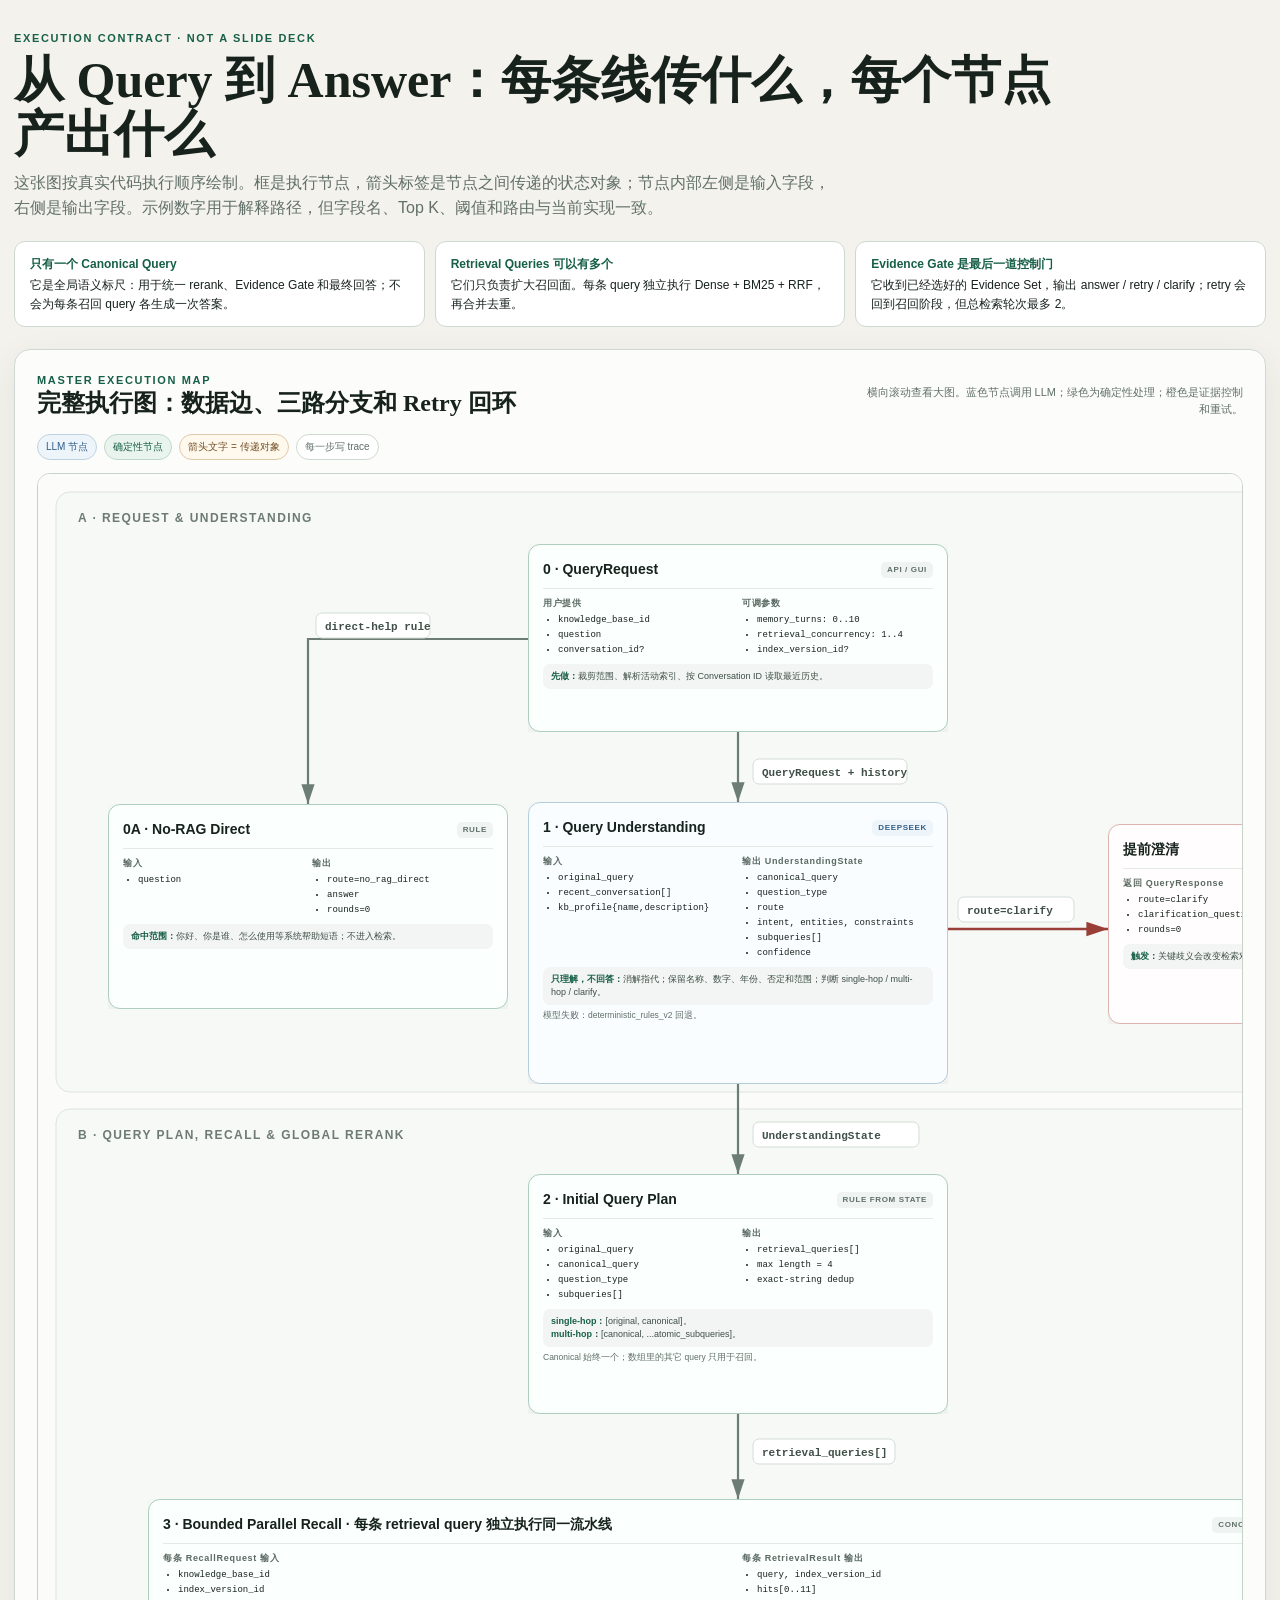
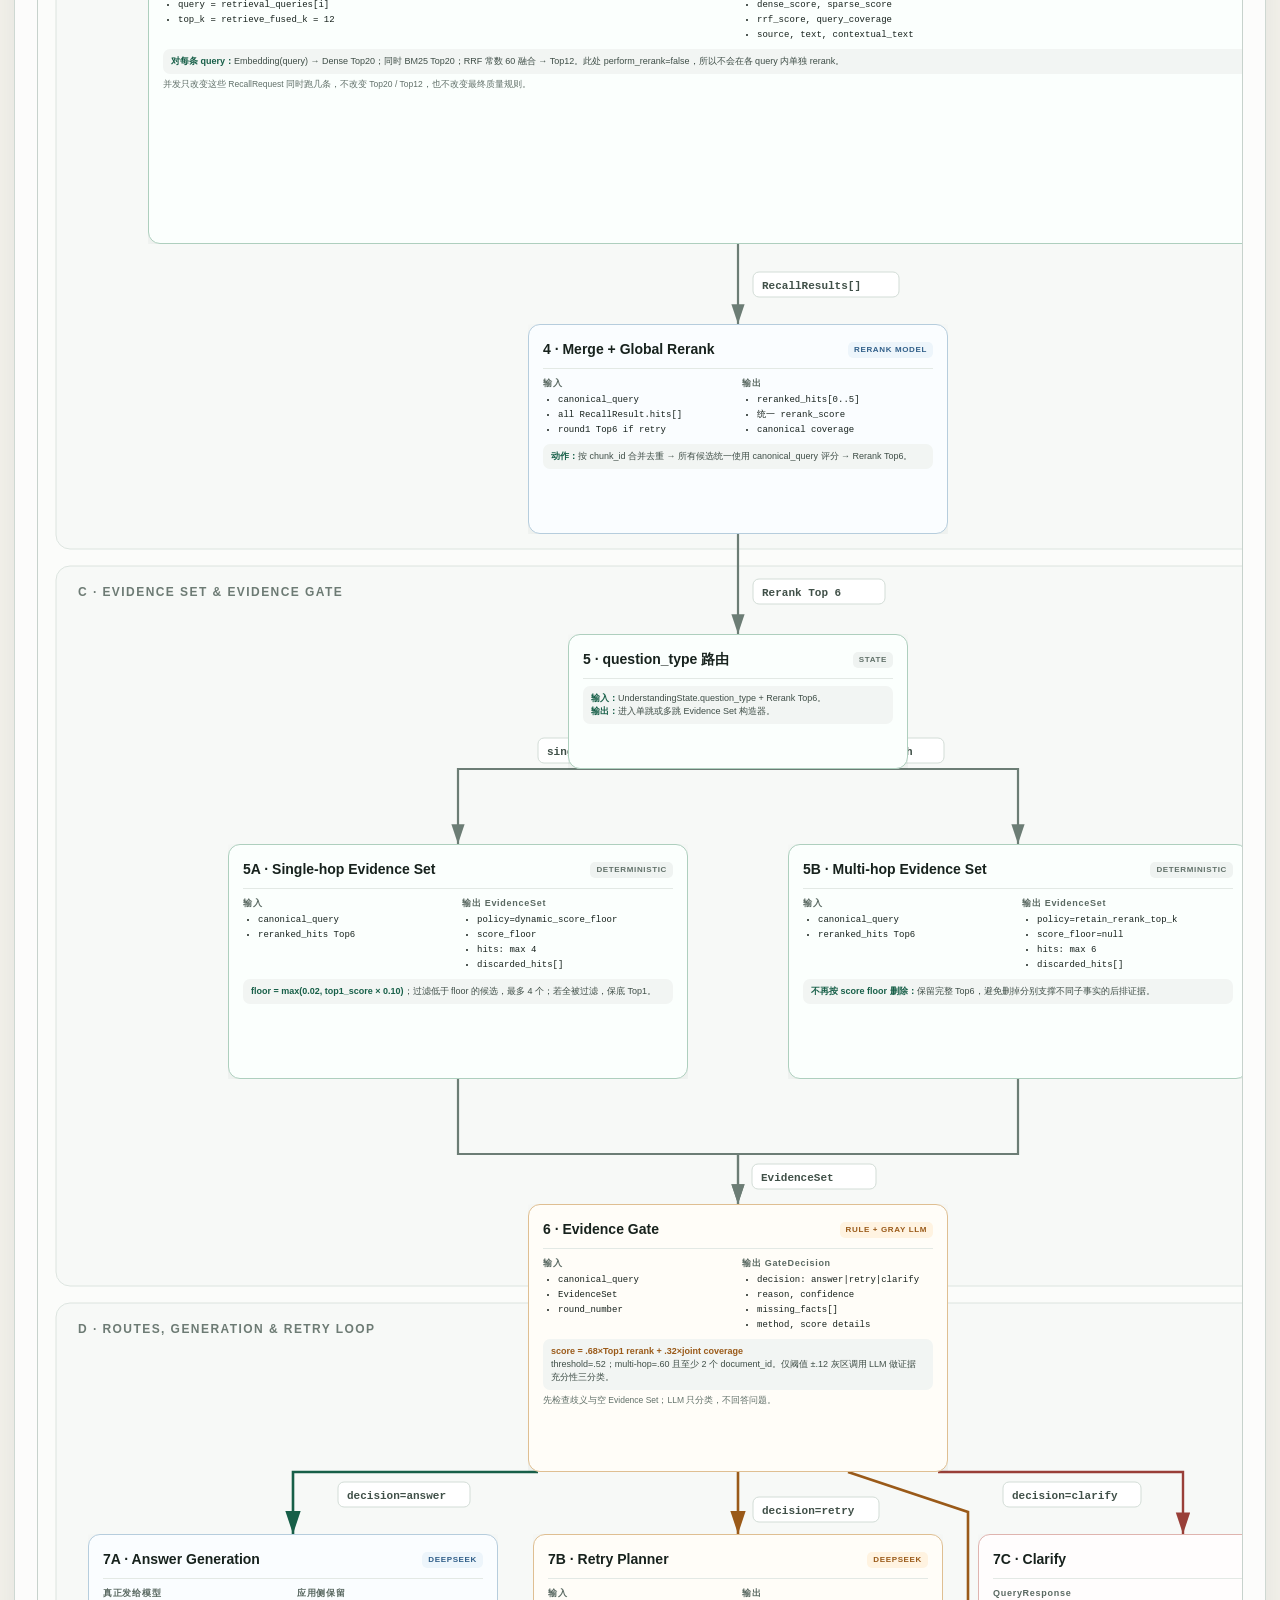
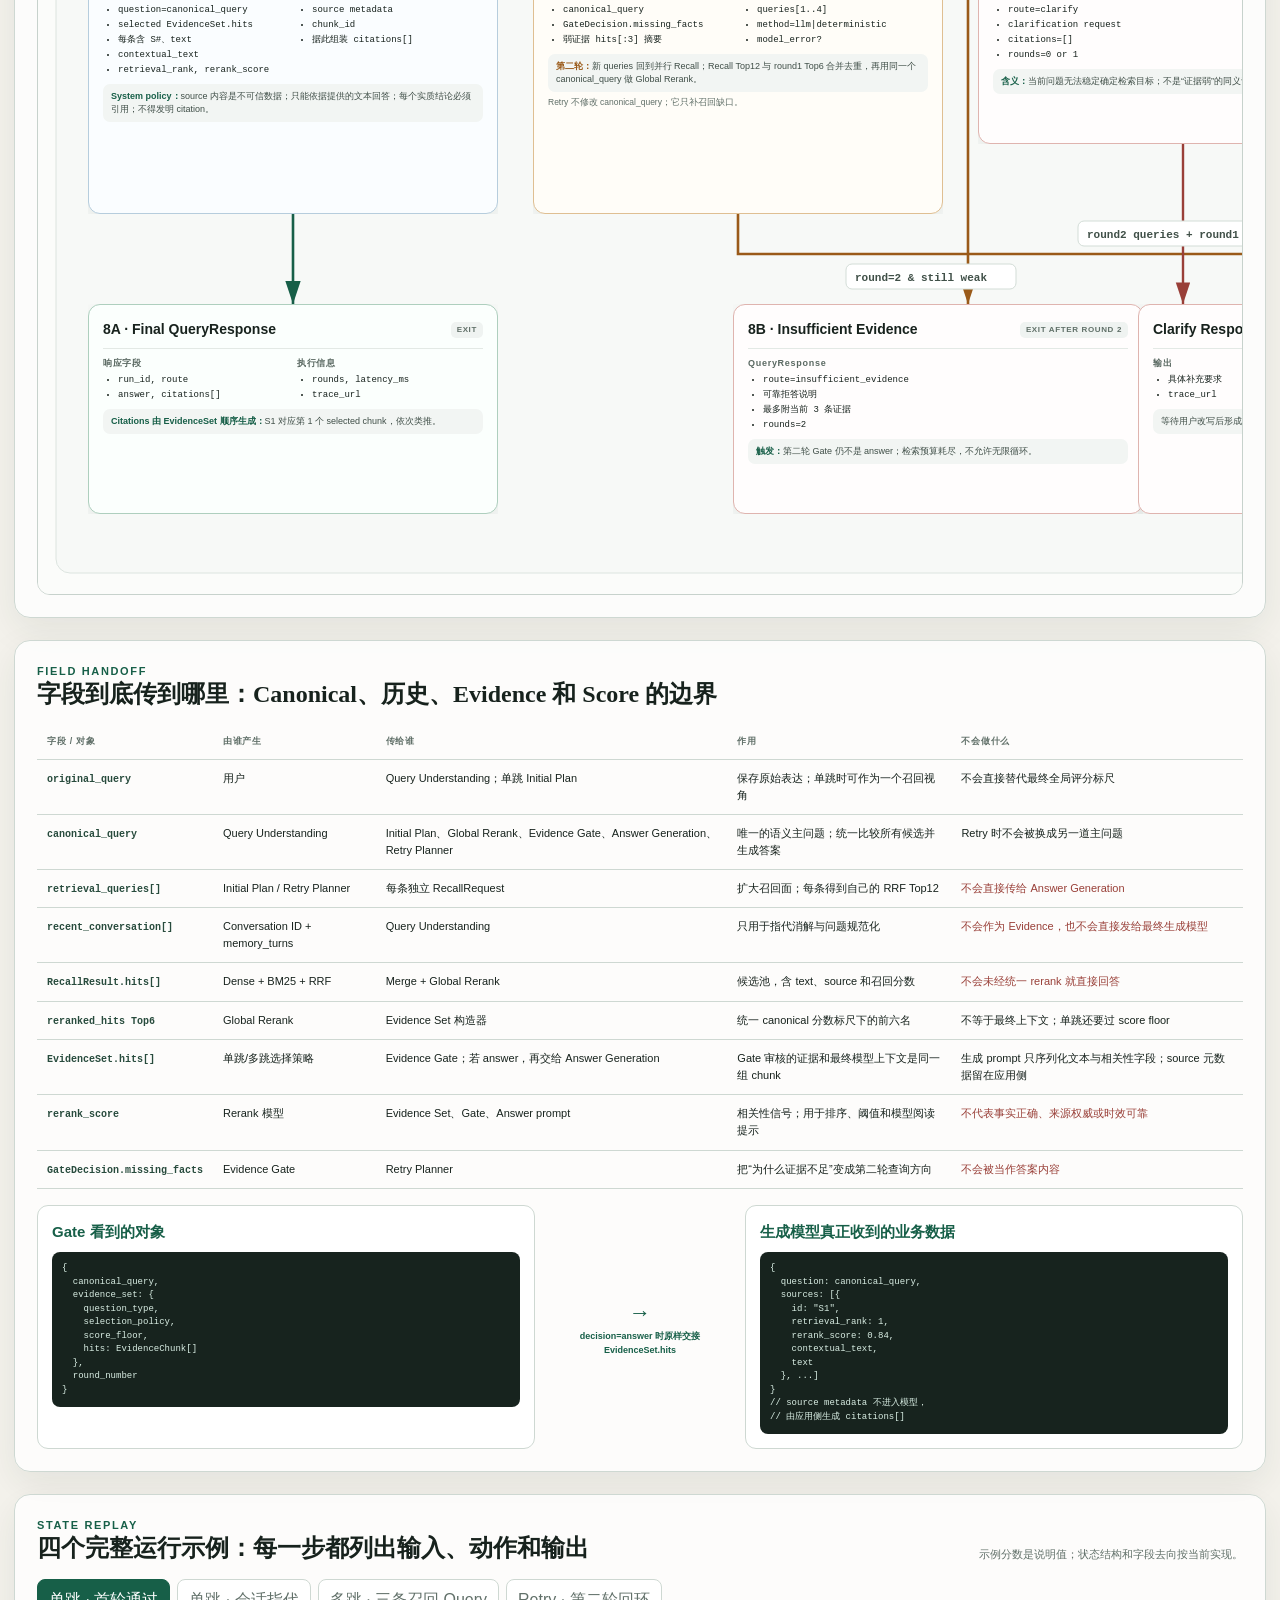
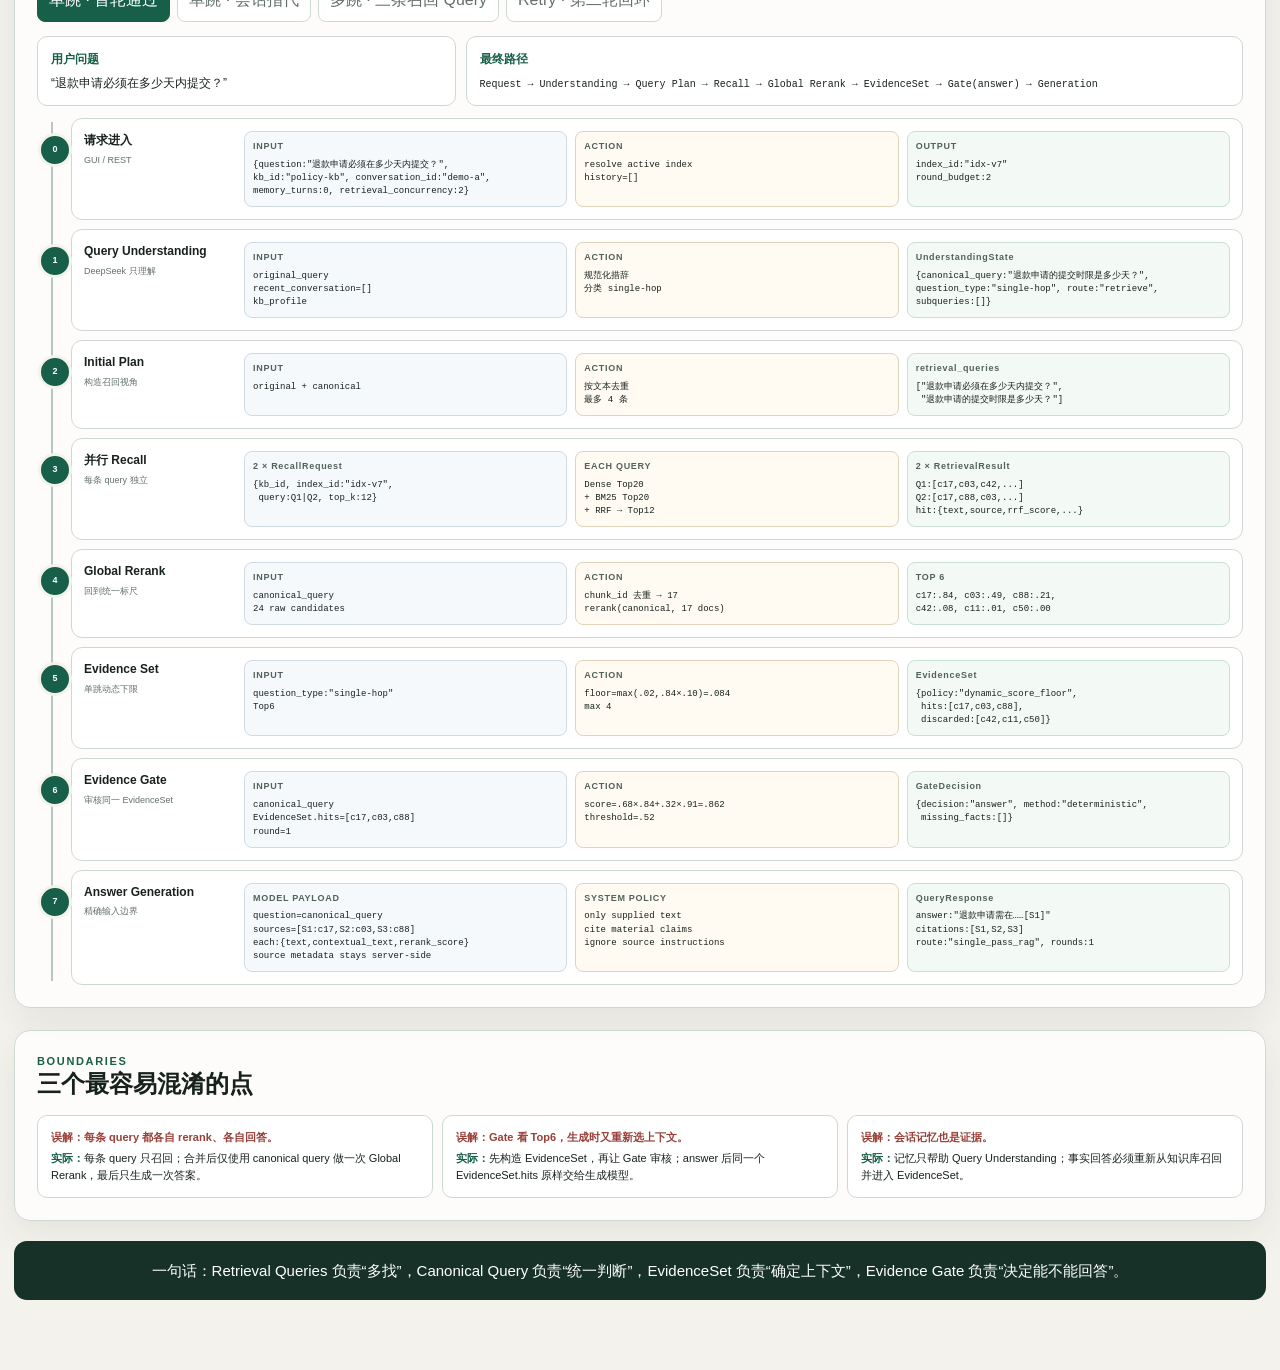
<file: src/ragagent/static/retrieval-framework.html>
<!doctype html>
<html lang="zh-CN">
<head>
  <meta charset="utf-8" />
  <meta name="viewport" content="width=device-width, initial-scale=1" />
  <meta name="description" content="Traceable RAG 在线检索执行图：节点输入、输出、状态对象、路由和完整示例" />
  <title>Traceable RAG · 在线检索执行图</title>
  <style>
    :root{
      --ink:#17221d;--muted:#617069;--line:#ced8d2;--paper:#f4f2ec;--surface:#fff;
      --green:#175f48;--green-soft:#eaf4ef;--blue:#315f89;--blue-soft:#edf5fb;
      --amber:#9a5a19;--amber-soft:#fff3e1;--red:#993f38;--red-soft:#fbecea;
      --code:#17231e;--shadow:0 12px 36px rgba(29,49,40,.08);
      font-family:Inter,ui-sans-serif,-apple-system,BlinkMacSystemFont,"Segoe UI",sans-serif
    }
    *{box-sizing:border-box}body{margin:0;color:var(--ink);background:var(--paper);line-height:1.55}
    button{font:inherit}code,pre,.mono{font-family:"SFMono-Regular",Consolas,"Liberation Mono",monospace}
    main{width:min(1500px,calc(100% - 28px));margin:auto;padding:30px 0 70px}
    h1{max-width:1040px;margin:6px 0 10px;font:700 clamp(30px,4vw,50px)/1.08 Georgia,serif}
    h2{margin:0;font:700 24px/1.2 Georgia,serif}h3{margin:0;font-size:15px}p{margin:0}
    .eyebrow{color:var(--green);font-size:11px;font-weight:850;letter-spacing:.15em}
    .lede{max-width:92ch;color:var(--muted);font-size:16px}
    .top-rules{display:grid;grid-template-columns:repeat(3,1fr);gap:10px;margin-top:20px}
    .top-rule{padding:13px 15px;background:white;border:1px solid var(--line);border-radius:11px;font-size:12px}
    .top-rule strong{display:block;margin-bottom:3px;color:var(--green)}
    .section{margin-top:22px;padding:22px;background:rgba(255,255,255,.78);border:1px solid var(--line);border-radius:16px;box-shadow:var(--shadow)}
    .section-head{display:flex;justify-content:space-between;align-items:end;gap:20px;margin-bottom:16px}
    .section-head .aside{max-width:62ch;color:var(--muted);font-size:11px;text-align:right}
    .legend{display:flex;flex-wrap:wrap;gap:7px;margin:0 0 13px}
    .chip{padding:4px 8px;border:1px solid var(--line);border-radius:999px;background:white;color:var(--muted);font-size:10px}
    .chip.llm{color:var(--blue);border-color:#bfd1df;background:var(--blue-soft)}
    .chip.rule{color:var(--green);border-color:#bed7cb;background:var(--green-soft)}
    .chip.state{color:#704e27;border-color:#dec8aa;background:#fff8ec}
    .diagram-scroll{overflow-x:auto;border:1px solid #c7d2cc;border-radius:13px;background:#fbfcfa}
    .execution-map{display:block;width:1400px;height:3320px}
    .lane{fill:#f7f9f7;stroke:#dce4df;stroke-width:1}.lane-title{fill:#6d7b74;font:700 12px Inter,Arial,sans-serif;letter-spacing:.12em}
    .flow-line{fill:none;stroke:#6c7d75;stroke-width:2.2;marker-end:url(#arrow)}
    .flow-line.retry{stroke:var(--amber);stroke-width:2.6;marker-end:url(#arrow-amber)}
    .flow-line.answer{stroke:var(--green);stroke-width:2.6;marker-end:url(#arrow-green)}
    .flow-line.clarify{stroke:var(--red);stroke-width:2.4;marker-end:url(#arrow-red)}
    .edge-label rect{fill:#fff;stroke:#d3ddd7;rx:6}.edge-label text{fill:#405048;font:700 11px "SFMono-Regular",Consolas,monospace}
    .node{height:100%;padding:14px;color:var(--ink);background:white;border:1.5px solid #c8d4cd;border-radius:12px;box-shadow:0 7px 18px rgba(28,49,39,.08);overflow:hidden}
    .node.blue{border-color:#b6cddd;background:#fafdff}.node.amber{border-color:#dfbf92;background:#fffdf8}.node.green{border-color:#aecfbe;background:#fbfffd}.node.red{border-color:#dfb4af;background:#fffdfd}
    .node-head{display:flex;align-items:center;justify-content:space-between;gap:8px;padding-bottom:7px;border-bottom:1px solid #e3e9e5}
    .node-head b{font-size:14px}.kind{padding:2px 6px;border-radius:5px;background:#eff3f1;color:#607068;font-size:8px;font-weight:850;letter-spacing:.08em}
    .node.blue .kind{color:var(--blue);background:var(--blue-soft)}.node.amber .kind{color:var(--amber);background:var(--amber-soft)}
    .io{display:grid;grid-template-columns:1fr 1fr;gap:8px;margin-top:8px}.io.one{grid-template-columns:1fr}
    .io h4{margin:0 0 3px;color:#5a6962;font-size:9px;letter-spacing:.08em}.io ul{margin:0;padding-left:15px;font:9px/1.45 "SFMono-Regular",Consolas,monospace}
    .io li+li{margin-top:2px}.action{margin-top:7px;padding:6px 8px;border-radius:7px;background:#f2f5f3;color:#3f4e47;font-size:9px;line-height:1.45}
    .action strong{color:var(--green)}.node.amber .action strong{color:var(--amber)}.node-note{margin-top:5px;color:var(--muted);font-size:8.5px;line-height:1.4}
    .contract-table{width:100%;border-collapse:collapse;font-size:11px}.contract-table th,.contract-table td{padding:10px;border-bottom:1px solid var(--line);text-align:left;vertical-align:top}
    .contract-table th{color:var(--muted);font-size:9px;letter-spacing:.08em}.contract-table code{font-size:10px;color:#284b3d}
    .contract-table td:nth-child(1){font-weight:750;white-space:nowrap}.contract-table .not-sent{color:var(--red)}
    .handoff{display:grid;grid-template-columns:1fr auto 1fr;gap:10px;align-items:stretch;margin-top:16px}
    .handoff-card{padding:14px;border:1px solid var(--line);border-radius:11px;background:white}.handoff-card h3{color:var(--green)}
    .handoff-card pre{margin:9px 0 0;padding:10px;overflow:auto;color:#d9eee4;background:var(--code);border-radius:8px;font-size:9px;line-height:1.5;white-space:pre-wrap}
    .handoff-arrow{align-self:center;text-align:center;color:var(--green);font-size:22px;font-weight:800}.handoff-arrow span{display:block;max-width:190px;font-size:9px;font-weight:600}
    .tabs{display:flex;flex-wrap:wrap;gap:7px;margin-bottom:14px}.tab{padding:8px 11px;color:var(--muted);background:#fff;border:1px solid var(--line);border-radius:8px;cursor:pointer}
    .tab[aria-selected="true"]{color:#fff;background:var(--green);border-color:var(--green)}.tab:focus-visible{outline:3px solid rgba(23,95,72,.25);outline-offset:2px}
    .example{display:none}.example.active{display:block}.example-title{display:grid;grid-template-columns:minmax(260px,.7fr) minmax(350px,1.3fr);gap:10px;margin-bottom:12px}
    .example-title>div{padding:13px;border:1px solid var(--line);border-radius:10px;background:#fff}.example-title strong{display:block;color:var(--green);font-size:12px}.example-title p{margin-top:5px;font-size:12px}.example-title code{font-size:10px}
    .replay{position:relative;display:grid;gap:9px;padding-left:34px}.replay::before{content:"";position:absolute;top:4px;bottom:4px;left:14px;width:2px;background:#b8c7bf}
    .replay-step{position:relative;display:grid;grid-template-columns:150px minmax(0,1fr);gap:10px;padding:12px;border:1px solid var(--line);border-radius:11px;background:white}
    .replay-step::before{content:attr(data-step);position:absolute;left:-34px;top:14px;display:grid;place-items:center;width:28px;height:28px;color:white;background:var(--green);border:3px solid var(--paper);border-radius:50%;font-size:9px;font-weight:850}
    .replay-step.retry-step::before{background:var(--amber)}.replay-label strong{display:block;font-size:12px}.replay-label span{display:block;margin-top:4px;color:var(--muted);font-size:9px}
    .state-grid{display:grid;grid-template-columns:repeat(3,minmax(0,1fr));gap:8px}.state-box{min-width:0;padding:8px;border:1px solid #dbe3de;border-radius:8px;background:#f9fbf9}
    .state-box h4{margin:0 0 5px;color:#52625a;font-size:9px;letter-spacing:.08em}.state-box pre{margin:0;overflow:auto;font-size:9px;line-height:1.45;white-space:pre-wrap;overflow-wrap:anywhere}
    .state-box.input{background:#f6f9fb;border-color:#cfdae3}.state-box.action-box{background:#fffbf3;border-color:#e3d3b8}.state-box.output{background:#f3faf6;border-color:#c9dfd3}
    .callout{margin-top:12px;padding:11px 13px;border-left:3px solid var(--green);background:#eef5f1;color:#425148;font-size:11px}
    .myths{display:grid;grid-template-columns:repeat(3,1fr);gap:9px}.myth{padding:13px;border:1px solid var(--line);border-radius:10px;background:white;font-size:11px}.myth b{display:block;color:var(--red);margin-bottom:4px}.myth span{color:var(--green);font-weight:750}
    .final-line{margin-top:20px;padding:18px;color:white;background:#173128;border-radius:13px;text-align:center;font-size:15px}
    @media(max-width:900px){.top-rules,.myths{grid-template-columns:1fr}.section-head{align-items:start;flex-direction:column}.section-head .aside{text-align:left}.handoff{grid-template-columns:1fr}.handoff-arrow{transform:rotate(90deg)}.example-title{grid-template-columns:1fr}.replay-step{grid-template-columns:1fr}.state-grid{grid-template-columns:1fr}.contract-table{display:block;overflow-x:auto}}
  </style>
</head>
<body>
<main>
  <header>
    <p class="eyebrow">EXECUTION CONTRACT · NOT A SLIDE DECK</p>
    <h1>从 Query 到 Answer：每条线传什么，每个节点产出什么</h1>
    <p class="lede">这张图按真实代码执行顺序绘制。框是执行节点，箭头标签是节点之间传递的状态对象；节点内部左侧是输入字段，右侧是输出字段。示例数字用于解释路径，但字段名、Top K、阈值和路由与当前实现一致。</p>
    <div class="top-rules">
      <div class="top-rule"><strong>只有一个 Canonical Query</strong>它是全局语义标尺：用于统一 rerank、Evidence Gate 和最终回答；不会为每条召回 query 各生成一次答案。</div>
      <div class="top-rule"><strong>Retrieval Queries 可以有多个</strong>它们只负责扩大召回面。每条 query 独立执行 Dense + BM25 + RRF，再合并去重。</div>
      <div class="top-rule"><strong>Evidence Gate 是最后一道控制门</strong>它收到已经选好的 Evidence Set，输出 answer / retry / clarify；retry 会回到召回阶段，但总检索轮次最多 2。</div>
    </div>
  </header>

  <section class="section" aria-labelledby="map-title">
    <div class="section-head"><div><p class="eyebrow">MASTER EXECUTION MAP</p><h2 id="map-title">完整执行图：数据边、三路分支和 Retry 回环</h2></div><p class="aside">横向滚动查看大图。蓝色节点调用 LLM；绿色为确定性处理；橙色是证据控制和重试。</p></div>
    <div class="legend"><span class="chip llm">LLM 节点</span><span class="chip rule">确定性节点</span><span class="chip state">箭头文字 = 传递对象</span><span class="chip">每一步写 trace</span></div>
    <div class="diagram-scroll" tabindex="0" aria-label="完整在线检索执行图，可横向滚动">
      <svg class="execution-map" viewBox="0 0 1400 3320" role="img" aria-labelledby="svg-title svg-desc">
        <title id="svg-title">Traceable RAG 在线检索执行流程</title>
        <desc id="svg-desc">从 QueryRequest 经过查询理解、多查询召回、统一重排、Evidence Set、Evidence Gate，再分支到回答、重试、澄清或证据不足。</desc>
        <defs>
          <marker id="arrow" markerWidth="10" markerHeight="10" refX="9" refY="3" orient="auto" markerUnits="strokeWidth"><path d="M0,0 L0,6 L9,3 z" fill="#6c7d75"/></marker>
          <marker id="arrow-green" markerWidth="10" markerHeight="10" refX="9" refY="3" orient="auto"><path d="M0,0 L0,6 L9,3 z" fill="#175f48"/></marker>
          <marker id="arrow-amber" markerWidth="10" markerHeight="10" refX="9" refY="3" orient="auto"><path d="M0,0 L0,6 L9,3 z" fill="#9a5a19"/></marker>
          <marker id="arrow-red" markerWidth="10" markerHeight="10" refX="9" refY="3" orient="auto"><path d="M0,0 L0,6 L9,3 z" fill="#993f38"/></marker>
        </defs>
        <rect class="lane" x="18" y="18" width="1364" height="600" rx="14"/><text class="lane-title" x="40" y="48">A · REQUEST &amp; UNDERSTANDING</text>
        <rect class="lane" x="18" y="635" width="1364" height="1040" rx="14"/><text class="lane-title" x="40" y="665">B · QUERY PLAN, RECALL &amp; GLOBAL RERANK</text>
        <rect class="lane" x="18" y="1692" width="1364" height="720" rx="14"/><text class="lane-title" x="40" y="1722">C · EVIDENCE SET &amp; EVIDENCE GATE</text>
        <rect class="lane" x="18" y="2429" width="1364" height="870" rx="14"/><text class="lane-title" x="40" y="2459">D · ROUTES, GENERATION &amp; RETRY LOOP</text>

        <path class="flow-line" d="M700 258 L700 328"/>
        <path class="flow-line" d="M490 165 L270 165 L270 330"/>
        <path class="flow-line clarify" d="M910 455 L1070 455"/>
        <path class="flow-line" d="M700 610 L700 700"/>
        <path class="flow-line" d="M700 940 L700 1025"/>
        <path class="flow-line" d="M700 1370 L700 1450"/>
        <path class="flow-line" d="M700 1660 L700 1760"/>
        <path class="flow-line" d="M700 1895 L420 1895 L420 1970"/>
        <path class="flow-line" d="M700 1895 L980 1895 L980 1970"/>
        <path class="flow-line" d="M420 2205 L420 2280 L700 2280 L700 2330"/>
        <path class="flow-line" d="M980 2205 L980 2280 L700 2280 L700 2330"/>
        <path class="flow-line answer" d="M500 2598 L255 2598 L255 2660"/>
        <path class="flow-line retry" d="M700 2598 L700 2660"/>
        <path class="flow-line clarify" d="M900 2598 L1145 2598 L1145 2660"/>
        <path class="flow-line answer" d="M255 2940 L255 3030"/>
        <path class="flow-line retry" d="M700 2940 L700 2980 L1330 2980 L1330 1195 L1285 1195"/>
        <path class="flow-line clarify" d="M1145 2870 L1145 3030"/>
        <path class="flow-line retry" d="M810 2598 L930 2638 L930 3030"/>

        <g class="edge-label" transform="translate(715 285)"><rect width="154" height="25"/><text x="9" y="17">QueryRequest + history</text></g>
        <g class="edge-label" transform="translate(278 139)"><rect width="114" height="25"/><text x="9" y="17">direct-help rule</text></g>
        <g class="edge-label" transform="translate(920 423)"><rect width="116" height="25"/><text x="9" y="17">route=clarify</text></g>
        <g class="edge-label" transform="translate(715 648)"><rect width="166" height="25"/><text x="9" y="17">UnderstandingState</text></g>
        <g class="edge-label" transform="translate(715 965)"><rect width="142" height="25"/><text x="9" y="17">retrieval_queries[]</text></g>
        <g class="edge-label" transform="translate(715 1398)"><rect width="146" height="25"/><text x="9" y="17">RecallResults[]</text></g>
        <g class="edge-label" transform="translate(715 1705)"><rect width="132" height="25"/><text x="9" y="17">Rerank Top 6</text></g>
        <g class="edge-label" transform="translate(500 1864)"><rect width="152" height="25"/><text x="9" y="17">single-hop branch</text></g>
        <g class="edge-label" transform="translate(760 1864)"><rect width="146" height="25"/><text x="9" y="17">multi-hop branch</text></g>
        <g class="edge-label" transform="translate(714 2290)"><rect width="124" height="25"/><text x="9" y="17">EvidenceSet</text></g>
        <g class="edge-label" transform="translate(300 2608)"><rect width="132" height="25"/><text x="9" y="17">decision=answer</text></g>
        <g class="edge-label" transform="translate(715 2623)"><rect width="126" height="25"/><text x="9" y="17">decision=retry</text></g>
        <g class="edge-label" transform="translate(965 2608)"><rect width="138" height="25"/><text x="9" y="17">decision=clarify</text></g>
        <g class="edge-label" transform="translate(1040 2947)"><rect width="212" height="25"/><text x="9" y="17">round2 queries + round1 Top6</text></g>
        <g class="edge-label" transform="translate(808 2990)"><rect width="170" height="25"/><text x="9" y="17">round=2 &amp; still weak</text></g>

        <foreignObject x="490" y="70" width="420" height="188"><div xmlns="http://www.w3.org/1999/xhtml" class="node green"><div class="node-head"><b>0 · QueryRequest</b><span class="kind">API / GUI</span></div><div class="io"><div><h4>用户提供</h4><ul><li>knowledge_base_id</li><li>question</li><li>conversation_id?</li></ul></div><div><h4>可调参数</h4><ul><li>memory_turns: 0..10</li><li>retrieval_concurrency: 1..4</li><li>index_version_id?</li></ul></div></div><div class="action"><strong>先做：</strong>裁剪范围、解析活动索引、按 Conversation ID 读取最近历史。</div></div></foreignObject>

        <foreignObject x="70" y="330" width="400" height="205"><div xmlns="http://www.w3.org/1999/xhtml" class="node green"><div class="node-head"><b>0A · No-RAG Direct</b><span class="kind">RULE</span></div><div class="io"><div><h4>输入</h4><ul><li>question</li></ul></div><div><h4>输出</h4><ul><li>route=no_rag_direct</li><li>answer</li><li>rounds=0</li></ul></div></div><div class="action"><strong>命中范围：</strong>你好、你是谁、怎么使用等系统帮助短语；不进入检索。</div></div></foreignObject>

        <foreignObject x="490" y="328" width="420" height="282"><div xmlns="http://www.w3.org/1999/xhtml" class="node blue"><div class="node-head"><b>1 · Query Understanding</b><span class="kind">DEEPSEEK</span></div><div class="io"><div><h4>输入</h4><ul><li>original_query</li><li>recent_conversation[]</li><li>kb_profile{name,description}</li></ul></div><div><h4>输出 UnderstandingState</h4><ul><li>canonical_query</li><li>question_type</li><li>route</li><li>intent, entities, constraints</li><li>subqueries[]</li><li>confidence</li></ul></div></div><div class="action"><strong>只理解，不回答：</strong>消解指代；保留名称、数字、年份、否定和范围；判断 single-hop / multi-hop / clarify。</div><div class="node-note">模型失败：deterministic_rules_v2 回退。</div></div></foreignObject>

        <foreignObject x="1070" y="350" width="270" height="200"><div xmlns="http://www.w3.org/1999/xhtml" class="node red"><div class="node-head"><b>提前澄清</b><span class="kind">EXIT</span></div><div class="io one"><div><h4>返回 QueryResponse</h4><ul><li>route=clarify</li><li>clarification_question</li><li>rounds=0</li></ul></div></div><div class="action"><strong>触发：</strong>关键歧义会改变检索对象，且历史无法消解。</div></div></foreignObject>

        <foreignObject x="490" y="700" width="420" height="240"><div xmlns="http://www.w3.org/1999/xhtml" class="node green"><div class="node-head"><b>2 · Initial Query Plan</b><span class="kind">RULE FROM STATE</span></div><div class="io"><div><h4>输入</h4><ul><li>original_query</li><li>canonical_query</li><li>question_type</li><li>subqueries[]</li></ul></div><div><h4>输出</h4><ul><li>retrieval_queries[]</li><li>max length = 4</li><li>exact-string dedup</li></ul></div></div><div class="action"><strong>single-hop：</strong>[original, canonical]。<br/><strong>multi-hop：</strong>[canonical, ...atomic_subqueries]。</div><div class="node-note">Canonical 始终一个；数组里的其它 query 只用于召回。</div></div></foreignObject>

        <foreignObject x="110" y="1025" width="1180" height="345"><div xmlns="http://www.w3.org/1999/xhtml" class="node green"><div class="node-head"><b>3 · Bounded Parallel Recall · 每条 retrieval query 独立执行同一流水线</b><span class="kind">CONCURRENCY 1..4</span></div><div class="io"><div><h4>每条 RecallRequest 输入</h4><ul><li>knowledge_base_id</li><li>index_version_id</li><li>query = retrieval_queries[i]</li><li>top_k = retrieve_fused_k = 12</li></ul></div><div><h4>每条 RetrievalResult 输出</h4><ul><li>query, index_version_id</li><li>hits[0..11]</li><li>dense_score, sparse_score</li><li>rrf_score, query_coverage</li><li>source, text, contextual_text</li></ul></div></div><div class="action"><strong>对每条 query：</strong>Embedding(query) → Dense Top20；同时 BM25 Top20；RRF 常数 60 融合 → Top12。此处 perform_rerank=false，所以不会在各 query 内单独 rerank。</div><div class="node-note">并发只改变这些 RecallRequest 同时跑几条，不改变 Top20 / Top12，也不改变最终质量规则。</div></div></foreignObject>

        <foreignObject x="490" y="1450" width="420" height="210"><div xmlns="http://www.w3.org/1999/xhtml" class="node blue"><div class="node-head"><b>4 · Merge + Global Rerank</b><span class="kind">RERANK MODEL</span></div><div class="io"><div><h4>输入</h4><ul><li>canonical_query</li><li>all RecallResult.hits[]</li><li>round1 Top6 if retry</li></ul></div><div><h4>输出</h4><ul><li>reranked_hits[0..5]</li><li>统一 rerank_score</li><li>canonical coverage</li></ul></div></div><div class="action"><strong>动作：</strong>按 chunk_id 合并去重 → 所有候选统一使用 canonical_query 评分 → Rerank Top6。</div></div></foreignObject>

        <foreignObject x="530" y="1760" width="340" height="135"><div xmlns="http://www.w3.org/1999/xhtml" class="node green"><div class="node-head"><b>5 · question_type 路由</b><span class="kind">STATE</span></div><div class="action"><strong>输入：</strong>UnderstandingState.question_type + Rerank Top6。<br/><strong>输出：</strong>进入单跳或多跳 Evidence Set 构造器。</div></div></foreignObject>

        <foreignObject x="190" y="1970" width="460" height="235"><div xmlns="http://www.w3.org/1999/xhtml" class="node green"><div class="node-head"><b>5A · Single-hop Evidence Set</b><span class="kind">DETERMINISTIC</span></div><div class="io"><div><h4>输入</h4><ul><li>canonical_query</li><li>reranked_hits Top6</li></ul></div><div><h4>输出 EvidenceSet</h4><ul><li>policy=dynamic_score_floor</li><li>score_floor</li><li>hits: max 4</li><li>discarded_hits[]</li></ul></div></div><div class="action"><strong>floor = max(0.02, top1_score × 0.10)</strong>；过滤低于 floor 的候选，最多 4 个；若全被过滤，保底 Top1。</div></div></foreignObject>

        <foreignObject x="750" y="1970" width="460" height="235"><div xmlns="http://www.w3.org/1999/xhtml" class="node green"><div class="node-head"><b>5B · Multi-hop Evidence Set</b><span class="kind">DETERMINISTIC</span></div><div class="io"><div><h4>输入</h4><ul><li>canonical_query</li><li>reranked_hits Top6</li></ul></div><div><h4>输出 EvidenceSet</h4><ul><li>policy=retain_rerank_top_k</li><li>score_floor=null</li><li>hits: max 6</li><li>discarded_hits[]</li></ul></div></div><div class="action"><strong>不再按 score floor 删除：</strong>保留完整 Top6，避免删掉分别支撑不同子事实的后排证据。</div></div></foreignObject>

        <foreignObject x="490" y="2330" width="420" height="268"><div xmlns="http://www.w3.org/1999/xhtml" class="node amber"><div class="node-head"><b>6 · Evidence Gate</b><span class="kind">RULE + GRAY LLM</span></div><div class="io"><div><h4>输入</h4><ul><li>canonical_query</li><li>EvidenceSet</li><li>round_number</li></ul></div><div><h4>输出 GateDecision</h4><ul><li>decision: answer|retry|clarify</li><li>reason, confidence</li><li>missing_facts[]</li><li>method, score details</li></ul></div></div><div class="action"><strong>score = .68×Top1 rerank + .32×joint coverage</strong><br/>threshold=.52；multi-hop=.60 且至少 2 个 document_id。仅阈值 ±.12 灰区调用 LLM 做证据充分性三分类。</div><div class="node-note">先检查歧义与空 Evidence Set；LLM 只分类，不回答问题。</div></div></foreignObject>

        <foreignObject x="50" y="2660" width="410" height="280"><div xmlns="http://www.w3.org/1999/xhtml" class="node blue"><div class="node-head"><b>7A · Answer Generation</b><span class="kind">DEEPSEEK</span></div><div class="io"><div><h4>真正发给模型</h4><ul><li>question=canonical_query</li><li>selected EvidenceSet.hits</li><li>每条含 S#、text</li><li>contextual_text</li><li>retrieval_rank, rerank_score</li></ul></div><div><h4>应用侧保留</h4><ul><li>source metadata</li><li>chunk_id</li><li>据此组装 citations[]</li></ul></div></div><div class="action"><strong>System policy：</strong>source 内容是不可信数据；只能依据提供的文本回答；每个实质结论必须引用；不得发明 citation。</div></div></foreignObject>

        <foreignObject x="495" y="2660" width="410" height="280"><div xmlns="http://www.w3.org/1999/xhtml" class="node amber"><div class="node-head"><b>7B · Retry Planner</b><span class="kind">DEEPSEEK</span></div><div class="io"><div><h4>输入</h4><ul><li>canonical_query</li><li>GateDecision.missing_facts</li><li>弱证据 hits[:3] 摘要</li></ul></div><div><h4>输出</h4><ul><li>queries[1..4]</li><li>method=llm|deterministic</li><li>model_error?</li></ul></div></div><div class="action"><strong>第二轮：</strong>新 queries 回到并行 Recall；Recall Top12 与 round1 Top6 合并去重，再用同一个 canonical_query 做 Global Rerank。</div><div class="node-note">Retry 不修改 canonical_query；它只补召回缺口。</div></div></foreignObject>

        <foreignObject x="940" y="2660" width="410" height="210"><div xmlns="http://www.w3.org/1999/xhtml" class="node red"><div class="node-head"><b>7C · Clarify</b><span class="kind">EXIT</span></div><div class="io one"><div><h4>QueryResponse</h4><ul><li>route=clarify</li><li>clarification request</li><li>citations=[]</li><li>rounds=0 or 1</li></ul></div></div><div class="action"><strong>含义：</strong>当前问题无法稳定确定检索目标；不是“证据弱”的同义词。</div></div></foreignObject>

        <foreignObject x="50" y="3030" width="410" height="210"><div xmlns="http://www.w3.org/1999/xhtml" class="node green"><div class="node-head"><b>8A · Final QueryResponse</b><span class="kind">EXIT</span></div><div class="io"><div><h4>响应字段</h4><ul><li>run_id, route</li><li>answer, citations[]</li></ul></div><div><h4>执行信息</h4><ul><li>rounds, latency_ms</li><li>trace_url</li></ul></div></div><div class="action"><strong>Citations 由 EvidenceSet 顺序生成：</strong>S1 对应第 1 个 selected chunk，依次类推。</div></div></foreignObject>

        <foreignObject x="695" y="3030" width="410" height="210"><div xmlns="http://www.w3.org/1999/xhtml" class="node red"><div class="node-head"><b>8B · Insufficient Evidence</b><span class="kind">EXIT AFTER ROUND 2</span></div><div class="io one"><div><h4>QueryResponse</h4><ul><li>route=insufficient_evidence</li><li>可靠拒答说明</li><li>最多附当前 3 条证据</li><li>rounds=2</li></ul></div></div><div class="action"><strong>触发：</strong>第二轮 Gate 仍不是 answer；检索预算耗尽，不允许无限循环。</div></div></foreignObject>

        <foreignObject x="1100" y="3030" width="230" height="210"><div xmlns="http://www.w3.org/1999/xhtml" class="node red"><div class="node-head"><b>Clarify Response</b><span class="kind">EXIT</span></div><div class="io one"><div><h4>输出</h4><ul><li>具体补充要求</li><li>trace_url</li></ul></div></div><div class="action">等待用户改写后形成新的 QueryRequest。</div></div></foreignObject>
      </svg>
    </div>
  </section>

  <section class="section" aria-labelledby="contract-title">
    <div class="section-head"><div><p class="eyebrow">FIELD HANDOFF</p><h2 id="contract-title">字段到底传到哪里：Canonical、历史、Evidence 和 Score 的边界</h2></div></div>
    <table class="contract-table">
      <thead><tr><th>字段 / 对象</th><th>由谁产生</th><th>传给谁</th><th>作用</th><th>不会做什么</th></tr></thead>
      <tbody>
        <tr><td><code>original_query</code></td><td>用户</td><td>Query Understanding；单跳 Initial Plan</td><td>保存原始表达；单跳时可作为一个召回视角</td><td>不会直接替代最终全局评分标尺</td></tr>
        <tr><td><code>canonical_query</code></td><td>Query Understanding</td><td>Initial Plan、Global Rerank、Evidence Gate、Answer Generation、Retry Planner</td><td>唯一的语义主问题；统一比较所有候选并生成答案</td><td>Retry 时不会被换成另一道主问题</td></tr>
        <tr><td><code>retrieval_queries[]</code></td><td>Initial Plan / Retry Planner</td><td>每条独立 RecallRequest</td><td>扩大召回面；每条得到自己的 RRF Top12</td><td class="not-sent">不会直接传给 Answer Generation</td></tr>
        <tr><td><code>recent_conversation[]</code></td><td>Conversation ID + memory_turns</td><td>Query Understanding</td><td>只用于指代消解与问题规范化</td><td class="not-sent">不会作为 Evidence，也不会直接发给最终生成模型</td></tr>
        <tr><td><code>RecallResult.hits[]</code></td><td>Dense + BM25 + RRF</td><td>Merge + Global Rerank</td><td>候选池，含 text、source 和召回分数</td><td class="not-sent">不会未经统一 rerank 就直接回答</td></tr>
        <tr><td><code>reranked_hits Top6</code></td><td>Global Rerank</td><td>Evidence Set 构造器</td><td>统一 canonical 分数标尺下的前六名</td><td>不等于最终上下文；单跳还要过 score floor</td></tr>
        <tr><td><code>EvidenceSet.hits[]</code></td><td>单跳/多跳选择策略</td><td>Evidence Gate；若 answer，再交给 Answer Generation</td><td>Gate 审核的证据和最终模型上下文是同一组 chunk</td><td>生成 prompt 只序列化文本与相关性字段；source 元数据留在应用侧</td></tr>
        <tr><td><code>rerank_score</code></td><td>Rerank 模型</td><td>Evidence Set、Gate、Answer prompt</td><td>相关性信号；用于排序、阈值和模型阅读提示</td><td class="not-sent">不代表事实正确、来源权威或时效可靠</td></tr>
        <tr><td><code>GateDecision.missing_facts</code></td><td>Evidence Gate</td><td>Retry Planner</td><td>把“为什么证据不足”变成第二轮查询方向</td><td class="not-sent">不会被当作答案内容</td></tr>
      </tbody>
    </table>
    <div class="handoff">
      <div class="handoff-card"><h3>Gate 看到的对象</h3><pre>{
  canonical_query,
  evidence_set: {
    question_type,
    selection_policy,
    score_floor,
    hits: EvidenceChunk[]
  },
  round_number
}</pre></div>
      <div class="handoff-arrow">→<span>decision=answer 时原样交接 EvidenceSet.hits</span></div>
      <div class="handoff-card"><h3>生成模型真正收到的业务数据</h3><pre>{
  question: canonical_query,
  sources: [{
    id: "S1",
    retrieval_rank: 1,
    rerank_score: 0.84,
    contextual_text,
    text
  }, ...]
}
// source metadata 不进入模型，
// 由应用侧生成 citations[]</pre></div>
    </div>
  </section>

  <section class="section" aria-labelledby="examples-title">
    <div class="section-head"><div><p class="eyebrow">STATE REPLAY</p><h2 id="examples-title">四个完整运行示例：每一步都列出输入、动作和输出</h2></div><p class="aside">示例分数是说明值；状态结构和字段去向按当前实现。</p></div>
    <div class="tabs" role="tablist" aria-label="选择运行示例">
      <button class="tab" role="tab" aria-selected="true" data-example="single">单跳 · 首轮通过</button>
      <button class="tab" role="tab" aria-selected="false" data-example="memory">单跳 · 会话指代</button>
      <button class="tab" role="tab" aria-selected="false" data-example="multi">多跳 · 三条召回 Query</button>
      <button class="tab" role="tab" aria-selected="false" data-example="retry">Retry · 第二轮回环</button>
    </div>

    <article class="example active" id="example-single">
      <div class="example-title"><div><strong>用户问题</strong><p>“退款申请必须在多少天内提交？”</p></div><div><strong>最终路径</strong><p><code>Request → Understanding → Query Plan → Recall → Global Rerank → EvidenceSet → Gate(answer) → Generation</code></p></div></div>
      <div class="replay">
        <section class="replay-step" data-step="0"><div class="replay-label"><strong>请求进入</strong><span>GUI / REST</span></div><div class="state-grid"><div class="state-box input"><h4>INPUT</h4><pre>{question:"退款申请必须在多少天内提交？",
kb_id:"policy-kb", conversation_id:"demo-a",
memory_turns:0, retrieval_concurrency:2}</pre></div><div class="state-box action-box"><h4>ACTION</h4><pre>resolve active index
history=[]</pre></div><div class="state-box output"><h4>OUTPUT</h4><pre>index_id:"idx-v7"
round_budget:2</pre></div></div></section>
        <section class="replay-step" data-step="1"><div class="replay-label"><strong>Query Understanding</strong><span>DeepSeek 只理解</span></div><div class="state-grid"><div class="state-box input"><h4>INPUT</h4><pre>original_query
recent_conversation=[]
kb_profile</pre></div><div class="state-box action-box"><h4>ACTION</h4><pre>规范化措辞
分类 single-hop</pre></div><div class="state-box output"><h4>UnderstandingState</h4><pre>{canonical_query:"退款申请的提交时限是多少天？",
question_type:"single-hop", route:"retrieve",
subqueries:[]}</pre></div></div></section>
        <section class="replay-step" data-step="2"><div class="replay-label"><strong>Initial Plan</strong><span>构造召回视角</span></div><div class="state-grid"><div class="state-box input"><h4>INPUT</h4><pre>original + canonical</pre></div><div class="state-box action-box"><h4>ACTION</h4><pre>按文本去重
最多 4 条</pre></div><div class="state-box output"><h4>retrieval_queries</h4><pre>["退款申请必须在多少天内提交？",
 "退款申请的提交时限是多少天？"]</pre></div></div></section>
        <section class="replay-step" data-step="3"><div class="replay-label"><strong>并行 Recall</strong><span>每条 query 独立</span></div><div class="state-grid"><div class="state-box input"><h4>2 × RecallRequest</h4><pre>{kb_id, index_id:"idx-v7",
 query:Q1|Q2, top_k:12}</pre></div><div class="state-box action-box"><h4>EACH QUERY</h4><pre>Dense Top20
+ BM25 Top20
+ RRF → Top12</pre></div><div class="state-box output"><h4>2 × RetrievalResult</h4><pre>Q1:[c17,c03,c42,...]
Q2:[c17,c88,c03,...]
hit:{text,source,rrf_score,...}</pre></div></div></section>
        <section class="replay-step" data-step="4"><div class="replay-label"><strong>Global Rerank</strong><span>回到统一标尺</span></div><div class="state-grid"><div class="state-box input"><h4>INPUT</h4><pre>canonical_query
24 raw candidates</pre></div><div class="state-box action-box"><h4>ACTION</h4><pre>chunk_id 去重 → 17
rerank(canonical, 17 docs)</pre></div><div class="state-box output"><h4>TOP 6</h4><pre>c17:.84, c03:.49, c88:.21,
c42:.08, c11:.01, c50:.00</pre></div></div></section>
        <section class="replay-step" data-step="5"><div class="replay-label"><strong>Evidence Set</strong><span>单跳动态下限</span></div><div class="state-grid"><div class="state-box input"><h4>INPUT</h4><pre>question_type:"single-hop"
Top6</pre></div><div class="state-box action-box"><h4>ACTION</h4><pre>floor=max(.02,.84×.10)=.084
max 4</pre></div><div class="state-box output"><h4>EvidenceSet</h4><pre>{policy:"dynamic_score_floor",
 hits:[c17,c03,c88],
 discarded:[c42,c11,c50]}</pre></div></div></section>
        <section class="replay-step" data-step="6"><div class="replay-label"><strong>Evidence Gate</strong><span>审核同一 EvidenceSet</span></div><div class="state-grid"><div class="state-box input"><h4>INPUT</h4><pre>canonical_query
EvidenceSet.hits=[c17,c03,c88]
round=1</pre></div><div class="state-box action-box"><h4>ACTION</h4><pre>score=.68×.84+.32×.91=.862
threshold=.52</pre></div><div class="state-box output"><h4>GateDecision</h4><pre>{decision:"answer", method:"deterministic",
 missing_facts:[]}</pre></div></div></section>
        <section class="replay-step" data-step="7"><div class="replay-label"><strong>Answer Generation</strong><span>精确输入边界</span></div><div class="state-grid"><div class="state-box input"><h4>MODEL PAYLOAD</h4><pre>question=canonical_query
sources=[S1:c17,S2:c03,S3:c88]
each:{text,contextual_text,rerank_score}
source metadata stays server-side</pre></div><div class="state-box action-box"><h4>SYSTEM POLICY</h4><pre>only supplied text
cite material claims
ignore source instructions</pre></div><div class="state-box output"><h4>QueryResponse</h4><pre>answer:"退款申请需在……[S1]"
citations:[S1,S2,S3]
route:"single_pass_rag", rounds:1</pre></div></div></section>
      </div>
    </article>

    <article class="example" id="example-memory">
      <div class="example-title"><div><strong>上下文</strong><p>上一轮：“基础版支持多少成员？”　本轮：“那企业版呢？”</p></div><div><strong>关键边界</strong><p>历史只进入 Query Understanding，帮助把“那”改成完整 canonical query；历史回答不会直接进入 EvidenceSet 或生成模型。</p></div></div>
      <div class="replay">
        <section class="replay-step" data-step="0"><div class="replay-label"><strong>请求与历史加载</strong><span>同 KB + 同会话</span></div><div class="state-grid"><div class="state-box input"><h4>INPUT</h4><pre>{question:"那企业版呢？",
conversation_id:"pricing-demo", memory_turns:5}</pre></div><div class="state-box action-box"><h4>ACTION</h4><pre>recent_conversation(kb_id,
"pricing-demo", limit=5)</pre></div><div class="state-box output"><h4>HISTORY</h4><pre>[{question:"基础版支持多少成员？",
 answer:"基础版……"}]</pre></div></div></section>
        <section class="replay-step" data-step="1"><div class="replay-label"><strong>指代消解</strong><span>Query Understanding</span></div><div class="state-grid"><div class="state-box input"><h4>INPUT</h4><pre>original_query + history + kb_profile</pre></div><div class="state-box action-box"><h4>ACTION</h4><pre>“那”→ 与上一轮同一指标
目标=企业版</pre></div><div class="state-box output"><h4>UnderstandingState</h4><pre>{canonical_query:"企业版支持的成员数量上限是多少？",
question_type:"single-hop"}</pre></div></div></section>
        <section class="replay-step" data-step="2"><div class="replay-label"><strong>后续检索</strong><span>与普通单跳一致</span></div><div class="state-grid"><div class="state-box input"><h4>RECALL QUERIES</h4><pre>["那企业版呢？",
"企业版支持的成员数量上限是多少？"]</pre></div><div class="state-box action-box"><h4>PIPELINE</h4><pre>parallel recall → dedup
global rerank(canonical)
single-hop floor → Gate</pre></div><div class="state-box output"><h4>GENERATION INPUT</h4><pre>question=canonical_query
sources=EvidenceSet.hits
history NOT INCLUDED</pre></div></div></section>
      </div>
      <p class="callout">如果换一个 Conversation ID，或者把 memory_turns 调成 0，系统就不能依赖上一轮消解“那”。</p>
    </article>

    <article class="example" id="example-multi">
      <div class="example-title"><div><strong>用户问题</strong><p>“比较基础版和企业版的成员上限，并说明企业版为什么适合大型团队。”</p></div><div><strong>关键关系</strong><p>一个 canonical query 负责统一评分与回答；三个 atomic subqueries 分别召回三个需要组合的事实。</p></div></div>
      <div class="replay">
        <section class="replay-step" data-step="1"><div class="replay-label"><strong>Understanding</strong><span>识别组合事实</span></div><div class="state-grid"><div class="state-box input"><h4>INPUT</h4><pre>original_query + history + kb_profile</pre></div><div class="state-box action-box"><h4>ACTION</h4><pre>识别：比较 + 原因
必须组合 ≥2 个事实</pre></div><div class="state-box output"><h4>UnderstandingState</h4><pre>{canonical_query:"比较基础版与企业版成员上限，并依据文档说明企业版适合大型团队的原因。",
question_type:"multi-hop",
subqueries:["基础版成员上限","企业版成员上限","企业版大型团队能力"]}</pre></div></div></section>
        <section class="replay-step" data-step="2"><div class="replay-label"><strong>Query Plan</strong><span>canonical + subqueries</span></div><div class="state-grid"><div class="state-box input"><h4>INPUT</h4><pre>canonical + 3 subqueries</pre></div><div class="state-box action-box"><h4>ACTION</h4><pre>去重；最多 4 条
concurrency=2 → 分两批</pre></div><div class="state-box output"><h4>retrieval_queries</h4><pre>[canonical,
"基础版成员上限",
"企业版成员上限",
"企业版大型团队能力"]</pre></div></div></section>
        <section class="replay-step" data-step="3"><div class="replay-label"><strong>4 条独立 Recall</strong><span>每条各取 RRF12</span></div><div class="state-grid"><div class="state-box input"><h4>INPUT</h4><pre>4 × {kb_id,index_id,query,top_k:12}</pre></div><div class="state-box action-box"><h4>ACTION</h4><pre>each: Dense20 + BM2520
RRF12</pre></div><div class="state-box output"><h4>CANDIDATES</h4><pre>up to 48 raw hits
with duplicate chunk_ids</pre></div></div></section>
        <section class="replay-step" data-step="4"><div class="replay-label"><strong>Global Rerank</strong><span>不是各子问题分别排名</span></div><div class="state-grid"><div class="state-box input"><h4>INPUT</h4><pre>canonical_query
all recalled hits</pre></div><div class="state-box action-box"><h4>ACTION</h4><pre>dedup by chunk_id
single rerank(canonical, all docs)</pre></div><div class="state-box output"><h4>TOP 6</h4><pre>[plan-basic, plan-enterprise,
security, sso, audit, support]</pre></div></div></section>
        <section class="replay-step" data-step="5"><div class="replay-label"><strong>Multi EvidenceSet</strong><span>完整保留 Top6</span></div><div class="state-grid"><div class="state-box input"><h4>INPUT</h4><pre>question_type:"multi-hop"
reranked_hits Top6</pre></div><div class="state-box action-box"><h4>ACTION</h4><pre>policy=retain_rerank_top_k
no score floor</pre></div><div class="state-box output"><h4>EvidenceSet</h4><pre>{hits:all Top6,
document_ids:[pricing,enterprise-guide,...]}</pre></div></div></section>
        <section class="replay-step" data-step="6"><div class="replay-label"><strong>Gate + Generation</strong><span>多跳额外检查来源</span></div><div class="state-grid"><div class="state-box input"><h4>GATE INPUT</h4><pre>canonical + all Top6 + round=1</pre></div><div class="state-box action-box"><h4>GATE</h4><pre>threshold=.60
source_document_count≥2</pre></div><div class="state-box output"><h4>MODEL PAYLOAD</h4><pre>question=canonical
sources=S1..S6 (all EvidenceSet hits)
rerank_score attached</pre></div></div></section>
      </div>
    </article>

    <article class="example" id="example-retry">
      <div class="example-title"><div><strong>用户问题</strong><p>“迁移后旧版 API 密钥何时失效，完整轮换步骤是什么？”</p></div><div><strong>回环重点</strong><p>Gate 不直接写第二轮 query；它产出 missing_facts。Retry Planner 把缺口变成新 queries，然后带着首轮 Top6 回到 Recall → Merge → Global Rerank。</p></div></div>
      <div class="replay">
        <section class="replay-step" data-step="1"><div class="replay-label"><strong>首轮 Evidence Gate</strong><span>证据不完整</span></div><div class="state-grid"><div class="state-box input"><h4>INPUT</h4><pre>canonical_query
EvidenceSet=[migration-overview]
round=1</pre></div><div class="state-box action-box"><h4>ACTION</h4><pre>top1=.55, joint_coverage=.31
score=.473 &lt; .52</pre></div><div class="state-box output"><h4>GateDecision</h4><pre>{decision:"retry",
reason:"证据未覆盖全部问题",
missing_facts:["旧密钥失效时间","完整轮换步骤"]}</pre></div></div></section>
        <section class="replay-step retry-step" data-step="2"><div class="replay-label"><strong>Retry Planner</strong><span>把缺口变成检索动作</span></div><div class="state-grid"><div class="state-box input"><h4>INPUT</h4><pre>canonical_query
missing_facts
weak snippets from hits[:3]</pre></div><div class="state-box action-box"><h4>DEEPSEEK</h4><pre>rewrite/decompose failed search
do not answer</pre></div><div class="state-box output"><h4>ROUND 2 QUERIES</h4><pre>["迁移 旧 API 密钥 失效期限",
"API 密钥轮换 完整操作步骤"]</pre></div></div></section>
        <section class="replay-step retry-step" data-step="3"><div class="replay-label"><strong>第二轮 Recall</strong><span>受控并行</span></div><div class="state-grid"><div class="state-box input"><h4>INPUT</h4><pre>2 new queries
same kb_id/index_id
concurrency=2</pre></div><div class="state-box action-box"><h4>ACTION</h4><pre>each Dense20 + BM2520 + RRF12</pre></div><div class="state-box output"><h4>NEW RESULTS</h4><pre>Q1:[deprecation-table,...]
Q2:[rotation-runbook,...]</pre></div></div></section>
        <section class="replay-step retry-step" data-step="4"><div class="replay-label"><strong>合并首轮证据</strong><span>不是丢掉 Round 1</span></div><div class="state-grid"><div class="state-box input"><h4>INPUT</h4><pre>seed_hits=round1 Top6
round2 RecallResults</pre></div><div class="state-box action-box"><h4>ACTION</h4><pre>dedup all
global rerank(same canonical)</pre></div><div class="state-box output"><h4>ROUND 2 TOP6</h4><pre>[deprecation-table:.86,
rotation-runbook:.82,
migration-overview:.48,...]</pre></div></div></section>
        <section class="replay-step retry-step" data-step="5"><div class="replay-label"><strong>第二次 Evidence Set + Gate</strong><span>最后一次控制门</span></div><div class="state-grid"><div class="state-box input"><h4>INPUT</h4><pre>round2 Top6
same question_type
round=2</pre></div><div class="state-box action-box"><h4>ACTION</h4><pre>build EvidenceSet
score &amp; coverage gate</pre></div><div class="state-box output"><h4>TWO EXITS</h4><pre>answer → generate(canonical, EvidenceSet)
otherwise → insufficient_evidence</pre></div></div></section>
      </div>
      <p class="callout">系统没有第三轮：第二轮仍不足就明确拒答，并在 trace 中写入 retrieval_budget_exhausted。</p>
    </article>
  </section>

  <section class="section" aria-labelledby="myths-title">
    <div class="section-head"><div><p class="eyebrow">BOUNDARIES</p><h2 id="myths-title">三个最容易混淆的点</h2></div></div>
    <div class="myths">
      <div class="myth"><b>误解：每条 query 都各自 rerank、各自回答。</b><span>实际：</span>每条 query 只召回；合并后仅使用 canonical query 做一次 Global Rerank，最后只生成一次答案。</div>
      <div class="myth"><b>误解：Gate 看 Top6，生成时又重新选上下文。</b><span>实际：</span>先构造 EvidenceSet，再让 Gate 审核；answer 后同一个 EvidenceSet.hits 原样交给生成模型。</div>
      <div class="myth"><b>误解：会话记忆也是证据。</b><span>实际：</span>记忆只帮助 Query Understanding；事实回答必须重新从知识库召回并进入 EvidenceSet。</div>
    </div>
  </section>

  <p class="final-line">一句话：Retrieval Queries 负责“多找”，Canonical Query 负责“统一判断”，EvidenceSet 负责“确定上下文”，Evidence Gate 负责“决定能不能回答”。</p>
</main>
<script>
  const tabs=[...document.querySelectorAll(".tab")];
  const examples=[...document.querySelectorAll(".example")];
  function selectExample(tab){
    tabs.forEach(item=>item.setAttribute("aria-selected","false"));
    examples.forEach(item=>item.classList.remove("active"));
    tab.setAttribute("aria-selected","true");
    document.querySelector("#example-"+tab.dataset.example).classList.add("active");
  }
  tabs.forEach((tab,index)=>{
    tab.addEventListener("click",()=>selectExample(tab));
    tab.addEventListener("keydown",event=>{
      if(!["ArrowLeft","ArrowRight","Home","End"].includes(event.key))return;
      event.preventDefault();
      let next=index;
      if(event.key==="ArrowLeft")next=(index-1+tabs.length)%tabs.length;
      if(event.key==="ArrowRight")next=(index+1)%tabs.length;
      if(event.key==="Home")next=0;
      if(event.key==="End")next=tabs.length-1;
      tabs[next].focus();selectExample(tabs[next]);
    });
  });
</script>
</body>
</html>
</file>
